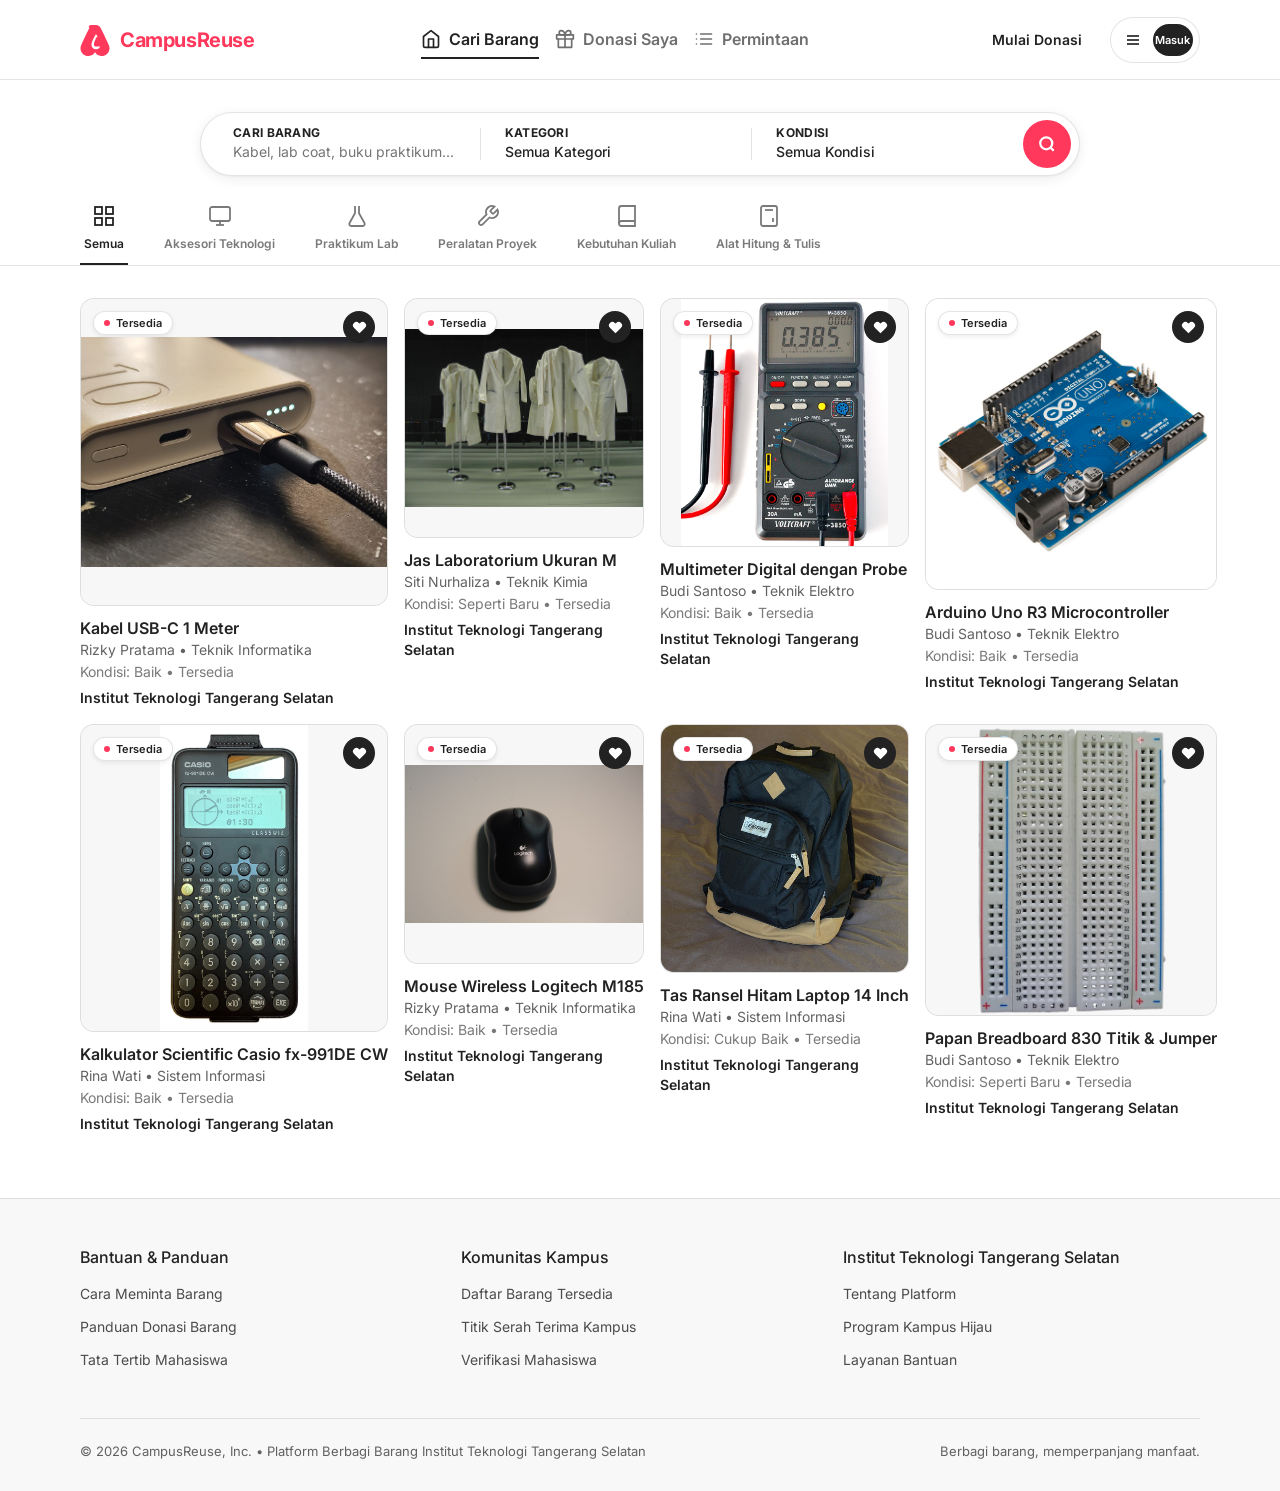
<file: index.html>
<!DOCTYPE html>
<html lang="id">
<head>
  <meta charset="UTF-8">
  <meta name="viewport" content="width=device-width, initial-scale=1.0">
  <title>CampusReuse - Berbagi Barang Institut Teknologi Tangerang Selatan</title>
  <link rel="preconnect" href="https://fonts.googleapis.com">
  <link rel="preconnect" href="https://fonts.gstatic.com" crossorigin>
  <link href="https://fonts.googleapis.com/css2?family=Inter:wght@400;500;600;700&display=swap" rel="stylesheet">
  <link rel="stylesheet" href="css/index.css">
</head>
<body>

  
  <header class="top-nav">
    <a href="index.html" class="top-nav__brand">
      <svg viewBox="0 0 32 32">
        <path d="M16 1c2.008 0 3.463.963 4.751 3.269l.533 1.025c1.954 3.83 6.114 12.54 7.1 14.836l.145.353c.667 1.591.91 2.472.96 3.396l.011.321c0 4.14-3.238 7.8-8.204 7.8-3.084 0-5.36-1.503-6.296-3.878-.936 2.375-3.212 3.878-6.296 3.878-4.966 0-8.204-3.66-8.204-7.8 0-1.294.331-2.585 1.116-4.07l.145-.353c.986-2.296 5.146-11.006 7.1-14.836l.533-1.025C8.037 1.963 9.492 1 11.5 1h4.5zm0 24.3c2.72 0 4.5-1.895 4.5-4.5 0-2.48-1.572-5.714-4.5-10.748-2.928 5.034-4.5 8.268-4.5 10.748 0 2.605 1.78 4.5 4.5 4.5zm0-2.7c-1.285 0-2.1-1.007-2.1-2.1 0-1.87 1.341-4.793 3.6-8.918 2.259 4.125 3.6 7.048 3.6 8.918 0 1.093-.815 2.1-2.1 2.1h-3z"/>
      </svg>
      <span>CampusReuse</span>
    </a>

    <nav class="product-tabs" aria-label="Navigasi Utama">
      <a href="index.html" class="product-tab product-tab--active">
        <svg viewBox="0 0 24 24" fill="none" stroke="currentColor" stroke-width="2" stroke-linecap="round" stroke-linejoin="round"><path d="M3 9l9-7 9 7v11a2 2 0 0 1-2 2H5a2 2 0 0 1-2-2z"/><polyline points="9 22 9 12 15 12 15 22"/></svg>
        <span>Cari Barang</span>
      </a>
      <a href="donasi.html" class="product-tab">
        <svg viewBox="0 0 24 24" fill="none" stroke="currentColor" stroke-width="2" stroke-linecap="round" stroke-linejoin="round"><polyline points="20 12 20 22 4 22 4 12"/><rect x="2" y="7" width="20" height="5"/><line x1="12" y1="22" x2="12" y2="7"/><path d="M12 7H7.5a2.5 2.5 0 0 1 0-5C11 2 12 7 12 7z"/><path d="M12 7h4.5a2.5 2.5 0 0 0 0-5C13 2 12 7 12 7z"/></svg>
        <span>Donasi Saya</span>
      </a>
      <a href="permintaan.html" class="product-tab">
        <svg viewBox="0 0 24 24" fill="none" stroke="currentColor" stroke-width="2" stroke-linecap="round" stroke-linejoin="round"><line x1="8" y1="6" x2="21" y2="6"/><line x1="8" y1="12" x2="21" y2="12"/><line x1="8" y1="18" x2="21" y2="18"/><line x1="3" y1="6" x2="3.01" y2="6"/><line x1="3" y1="12" x2="3.01" y2="12"/><line x1="3" y1="18" x2="3.01" y2="18"/></svg>
        <span>Permintaan</span>
      </a>
    </nav>

    <div class="top-nav__utils">
      <a href="tambah.html" class="btn-host-pill">Mulai Donasi</a>
      <a href="akun.html" class="user-pill-btn" aria-label="Profil Pengguna">
        <svg width="16" height="16" viewBox="0 0 24 24" fill="none" stroke="currentColor" stroke-width="2.5"><line x1="3" y1="12" x2="21" y2="12"/><line x1="3" y1="6" x2="21" y2="6"/><line x1="3" y1="18" x2="21" y2="18"/></svg>
        <div class="user-avatar-circle">AF</div>
      </a>
    </div>
  </header>

  
  <section class="search-hero-section">
    <div class="search-bar-pill">
      
      <div class="search-segment">
        <label class="search-segment__label" for="searchInput">Cari Barang</label>
        <input type="text" id="searchInput" class="search-segment__input" placeholder="Kabel, lab coat, buku praktikum...">
      </div>

      <div class="search-divider"></div>

      
      <div class="search-segment search-segment--desktop-only">
        <label class="search-segment__label" for="categorySelect">Kategori</label>
        <select id="categorySelect" class="search-segment__select">
          <option value="semua">Semua Kategori</option>
          <option value="Aksesori Teknologi">Aksesori Teknologi</option>
          <option value="Perlengkapan Praktikum">Perlengkapan Praktikum</option>
          <option value="Peralatan Proyek">Peralatan Proyek</option>
          <option value="Perlengkapan Kegiatan">Perlengkapan Kegiatan</option>
          <option value="Kebutuhan Akademik">Kebutuhan Akademik</option>
        </select>
      </div>

      <div class="search-divider"></div>

      
      <div class="search-segment search-segment--desktop-only">
        <label class="search-segment__label" for="conditionSelect">Kondisi</label>
        <select id="conditionSelect" class="search-segment__select">
          <option value="semua">Semua Kondisi</option>
          <option value="Seperti Baru">Seperti Baru</option>
          <option value="Baik">Baik</option>
          <option value="Cukup Baik">Cukup Baik</option>
        </select>
      </div>

      <button type="button" class="search-orb" id="searchOrbBtn" aria-label="Terapkan Pencarian">
        <svg width="18" height="18" viewBox="0 0 24 24" fill="none" stroke="currentColor" stroke-width="3"><circle cx="11" cy="11" r="8"/><line x1="21" y1="21" x2="16.65" y2="16.65"/></svg>
      </button>
    </div>
  </section>

  
  <nav class="category-band" aria-label="Filter Kategori Cepat">
    <div class="category-band__inner">
      <button class="category-tab category-tab--active" data-cat="semua">
        <svg viewBox="0 0 24 24" fill="none" stroke="currentColor"><rect x="3" y="3" width="7" height="7"/><rect x="14" y="3" width="7" height="7"/><rect x="14" y="14" width="7" height="7"/><rect x="3" y="14" width="7" height="7"/></svg>
        <span class="category-tab__label">Semua</span>
      </button>

      <button class="category-tab" data-cat="Aksesori Teknologi">
        <svg viewBox="0 0 24 24" fill="none" stroke="currentColor"><rect x="2" y="3" width="20" height="14" rx="2" ry="2"/><line x1="8" y1="21" x2="16" y2="21"/><line x1="12" y1="17" x2="12" y2="21"/></svg>
        <span class="category-tab__label">Aksesori Teknologi</span>
      </button>

      <button class="category-tab" data-cat="Perlengkapan Praktikum">
        <svg viewBox="0 0 24 24" fill="none" stroke="currentColor"><path d="M10 2v7.31L4.54 19A2 2 0 0 0 6.27 22h11.46a2 2 0 0 0 1.73-3L14 9.31V2"/></svg>
        <span class="category-tab__label">Praktikum Lab</span>
      </button>

      <button class="category-tab" data-cat="Peralatan Proyek">
        <svg viewBox="0 0 24 24" fill="none" stroke="currentColor"><path d="M14.7 6.3a1 1 0 0 0 0 1.4l1.6 1.6a1 1 0 0 0 1.4 0l3.77-3.77a6 6 0 0 1-7.94 7.94l-6.91 6.91a2.12 2.12 0 0 1-3-3l6.91-6.91a6 6 0 0 1 7.94-7.94l-3.76 3.76z"/></svg>
        <span class="category-tab__label">Peralatan Proyek</span>
      </button>

      <button class="category-tab" data-cat="Perlengkapan Kegiatan">
        <svg viewBox="0 0 24 24" fill="none" stroke="currentColor"><path d="M4 19.5A2.5 2.5 0 0 1 6.5 17H20"/><path d="M6.5 2H20v20H6.5A2.5 2.5 0 0 1 4 19.5v-15A2.5 2.5 0 0 1 6.5 2z"/></svg>
        <span class="category-tab__label">Kebutuhan Kuliah</span>
      </button>

      <button class="category-tab" data-cat="Kebutuhan Akademik">
        <svg viewBox="0 0 24 24" fill="none" stroke="currentColor"><rect x="4" y="2" width="16" height="20" rx="2" ry="2"/><line x1="8" y1="6" x2="16" y2="6"/><line x1="16" y1="14" x2="16" y2="18"/></svg>
        <span class="category-tab__label">Alat Hitung & Tulis</span>
      </button>
    </div>
  </nav>

  
  <main class="main-marketplace">
    <div class="cards-grid" id="itemsGrid">

      
      <article class="property-card" data-name="Kabel USB-C 1 Meter" data-category="Aksesori Teknologi" data-condition="Baik">
        <a href="detail.html" class="property-card__photo-box">
          <img src="assets/images/kabel.jpg" alt="Kabel USB-C 1 Meter" class="property-card__img" loading="lazy">
          <div class="status-badge">
            <span class="status-badge__dot"></span>
            Tersedia
          </div>
          <button type="button" class="heart-btn" aria-label="Simpan barang" onclick="event.preventDefault(); this.classList.toggle('is-saved');">
            <svg width="15" height="15" viewBox="0 0 24 24" fill="currentColor"><path d="M20.84 4.61a5.5 5.5 0 0 0-7.78 0L12 5.67l-1.06-1.06a5.5 5.5 0 0 0-7.78 7.78l1.06 1.06L12 21.23l7.78-7.78 1.06-1.06a5.5 5.5 0 0 0 0-7.78z"/></svg>
          </button>
        </a>
        <a href="detail.html" class="property-card__meta">
          <div class="property-card__row1">
            <h2 class="property-card__title">Kabel USB-C 1 Meter</h2>
          </div>
          <p class="property-card__subtitle">Teknik Informatika - Lab Komputer</p>
          <p class="property-card__condition">Kondisi: Baik (Fungsi Normal)</p>
          <div class="property-card__tag-row">Institut Teknologi Tangerang Selatan</div>
        </a>
      </article>

      
      <article class="property-card" data-name="Jas Laboratorium Ukuran M" data-category="Perlengkapan Praktikum" data-condition="Seperti Baru">
        <a href="detail.html" class="property-card__photo-box">
          <img src="assets/images/jas-lab.jpg" alt="Jas Laboratorium Ukuran M" class="property-card__img" loading="lazy">
          <div class="status-badge">
            <span class="status-badge__dot"></span>
            Tersedia
          </div>
          <button type="button" class="heart-btn" aria-label="Simpan barang" onclick="event.preventDefault(); this.classList.toggle('is-saved');">
            <svg width="15" height="15" viewBox="0 0 24 24" fill="currentColor"><path d="M20.84 4.61a5.5 5.5 0 0 0-7.78 0L12 5.67l-1.06-1.06a5.5 5.5 0 0 0-7.78 7.78l1.06 1.06L12 21.23l7.78-7.78 1.06-1.06a5.5 5.5 0 0 0 0-7.78z"/></svg>
          </button>
        </a>
        <a href="detail.html" class="property-card__meta">
          <div class="property-card__row1">
            <h2 class="property-card__title">Jas Laboratorium Kimia (M)</h2>
          </div>
          <p class="property-card__subtitle">Teknik Kimia - Gedung Praktikum</p>
          <p class="property-card__condition">Kondisi: Seperti Baru</p>
          <div class="property-card__tag-row">Institut Teknologi Tangerang Selatan</div>
        </a>
      </article>

      
      <article class="property-card" data-name="Multimeter Digital dengan Probe" data-category="Peralatan Proyek" data-condition="Baik">
        <a href="detail.html" class="property-card__photo-box">
          <img src="assets/images/multimeter.jpg" alt="Multimeter Digital dengan Probe" class="property-card__img" loading="lazy">
          <div class="status-badge">
            <span class="status-badge__dot"></span>
            Tersedia
          </div>
          <button type="button" class="heart-btn" aria-label="Simpan barang" onclick="event.preventDefault(); this.classList.toggle('is-saved');">
            <svg width="15" height="15" viewBox="0 0 24 24" fill="currentColor"><path d="M20.84 4.61a5.5 5.5 0 0 0-7.78 0L12 5.67l-1.06-1.06a5.5 5.5 0 0 0-7.78 7.78l1.06 1.06L12 21.23l7.78-7.78 1.06-1.06a5.5 5.5 0 0 0 0-7.78z"/></svg>
          </button>
        </a>
        <a href="detail.html" class="property-card__meta">
          <div class="property-card__row1">
            <h2 class="property-card__title">Multimeter Digital dengan Probe</h2>
          </div>
          <p class="property-card__subtitle">Teknik Elektro - Bengkel Robotik</p>
          <p class="property-card__condition">Kondisi: Baik (Probe Lengkap)</p>
          <div class="property-card__tag-row">Institut Teknologi Tangerang Selatan</div>
        </a>
      </article>

      
      <article class="property-card" data-name="Arduino Uno R3 Microcontroller" data-category="Peralatan Proyek" data-condition="Baik">
        <a href="detail.html" class="property-card__photo-box">
          <img src="assets/images/arduino.jpg" alt="Arduino Uno R3" class="property-card__img" loading="lazy">
          <div class="status-badge">
            <span class="status-badge__dot"></span>
            Tersedia
          </div>
          <button type="button" class="heart-btn" aria-label="Simpan barang" onclick="event.preventDefault(); this.classList.toggle('is-saved');">
            <svg width="15" height="15" viewBox="0 0 24 24" fill="currentColor"><path d="M20.84 4.61a5.5 5.5 0 0 0-7.78 0L12 5.67l-1.06-1.06a5.5 5.5 0 0 0-7.78 7.78l1.06 1.06L12 21.23l7.78-7.78 1.06-1.06a5.5 5.5 0 0 0 0-7.78z"/></svg>
          </button>
        </a>
        <a href="detail.html" class="property-card__meta">
          <div class="property-card__row1">
            <h2 class="property-card__title">Arduino Uno R3 Board</h2>
          </div>
          <p class="property-card__subtitle">Sistem Komputer - Gedung Lab</p>
          <p class="property-card__condition">Kondisi: Baik (Fungsi Normal)</p>
          <div class="property-card__tag-row">Institut Teknologi Tangerang Selatan</div>
        </a>
      </article>

      
      <article class="property-card" data-name="Kalkulator Scientific Casio fx-991DE CW" data-category="Kebutuhan Akademik" data-condition="Baik">
        <a href="detail.html" class="property-card__photo-box">
          <img src="assets/images/kalkulator.jpg" alt="Kalkulator Scientific Casio" class="property-card__img" loading="lazy">
          <div class="status-badge">
            <span class="status-badge__dot"></span>
            Tersedia
          </div>
          <button type="button" class="heart-btn" aria-label="Simpan barang" onclick="event.preventDefault(); this.classList.toggle('is-saved');">
            <svg width="15" height="15" viewBox="0 0 24 24" fill="currentColor"><path d="M20.84 4.61a5.5 5.5 0 0 0-7.78 0L12 5.67l-1.06-1.06a5.5 5.5 0 0 0-7.78 7.78l1.06 1.06L12 21.23l7.78-7.78 1.06-1.06a5.5 5.5 0 0 0 0-7.78z"/></svg>
          </button>
        </a>
        <a href="detail.html" class="property-card__meta">
          <div class="property-card__row1">
            <h2 class="property-card__title">Kalkulator Scientific Casio</h2>
          </div>
          <p class="property-card__subtitle">Teknik Sipil - Ruang Baca</p>
          <p class="property-card__condition">Kondisi: Baik</p>
          <div class="property-card__tag-row">Institut Teknologi Tangerang Selatan</div>
        </a>
      </article>

      
      <article class="property-card" data-name="Mouse Wireless Logitech M185" data-category="Aksesori Teknologi" data-condition="Baik">
        <a href="detail.html" class="property-card__photo-box">
          <img src="assets/images/mouse.jpg" alt="Mouse Wireless Logitech" class="property-card__img" loading="lazy">
          <div class="status-badge">
            <span class="status-badge__dot"></span>
            Tersedia
          </div>
          <button type="button" class="heart-btn" aria-label="Simpan barang" onclick="event.preventDefault(); this.classList.toggle('is-saved');">
            <svg width="15" height="15" viewBox="0 0 24 24" fill="currentColor"><path d="M20.84 4.61a5.5 5.5 0 0 0-7.78 0L12 5.67l-1.06-1.06a5.5 5.5 0 0 0-7.78 7.78l1.06 1.06L12 21.23l7.78-7.78 1.06-1.06a5.5 5.5 0 0 0 0-7.78z"/></svg>
          </button>
        </a>
        <a href="detail.html" class="property-card__meta">
          <div class="property-card__row1">
            <h2 class="property-card__title">Mouse Wireless Logitech M185</h2>
          </div>
          <p class="property-card__subtitle">Teknik Informatika - Perpustakaan</p>
          <p class="property-card__condition">Kondisi: Baik</p>
          <div class="property-card__tag-row">Institut Teknologi Tangerang Selatan</div>
        </a>
      </article>

      
      <article class="property-card" data-name="Tas Ransel Hitam Laptop 14 Inch" data-category="Perlengkapan Kegiatan" data-condition="Cukup Baik">
        <a href="detail.html" class="property-card__photo-box">
          <img src="assets/images/ransel.jpg" alt="Tas Ransel Hitam" class="property-card__img" loading="lazy">
          <div class="status-badge">
            <span class="status-badge__dot"></span>
            Tersedia
          </div>
          <button type="button" class="heart-btn" aria-label="Simpan barang" onclick="event.preventDefault(); this.classList.toggle('is-saved');">
            <svg width="15" height="15" viewBox="0 0 24 24" fill="currentColor"><path d="M20.84 4.61a5.5 5.5 0 0 0-7.78 0L12 5.67l-1.06-1.06a5.5 5.5 0 0 0-7.78 7.78l1.06 1.06L12 21.23l7.78-7.78 1.06-1.06a5.5 5.5 0 0 0 0-7.78z"/></svg>
          </button>
        </a>
        <a href="detail.html" class="property-card__meta">
          <div class="property-card__row1">
            <h2 class="property-card__title">Tas Ransel Laptop 14 Inch</h2>
          </div>
          <p class="property-card__subtitle">Desain Komunikasi Visual - Gedung Seni</p>
          <p class="property-card__condition">Kondisi: Cukup Baik</p>
          <div class="property-card__tag-row">Institut Teknologi Tangerang Selatan</div>
        </a>
      </article>

      
      <article class="property-card" data-name="Papan Breadboard 830 Titik & Jumper" data-category="Peralatan Proyek" data-condition="Seperti Baru">
        <a href="detail.html" class="property-card__photo-box">
          <img src="assets/images/breadboard.png" alt="Papan Breadboard" class="property-card__img" loading="lazy">
          <div class="status-badge">
            <span class="status-badge__dot"></span>
            Tersedia
          </div>
          <button type="button" class="heart-btn" aria-label="Simpan barang" onclick="event.preventDefault(); this.classList.toggle('is-saved');">
            <svg width="15" height="15" viewBox="0 0 24 24" fill="currentColor"><path d="M20.84 4.61a5.5 5.5 0 0 0-7.78 0L12 5.67l-1.06-1.06a5.5 5.5 0 0 0-7.78 7.78l1.06 1.06L12 21.23l7.78-7.78 1.06-1.06a5.5 5.5 0 0 0 0-7.78z"/></svg>
          </button>
        </a>
        <a href="detail.html" class="property-card__meta">
          <div class="property-card__row1">
            <h2 class="property-card__title">Breadboard 830 Titik + Jumper</h2>
          </div>
          <p class="property-card__subtitle">Teknik Elektro - Lab Terpadu</p>
          <p class="property-card__condition">Kondisi: Seperti Baru</p>
          <div class="property-card__tag-row">Institut Teknologi Tangerang Selatan</div>
        </a>
      </article>

    </div>

    
    <div class="empty-state" id="emptyState">
      <h3 class="empty-state__title">Tidak ada barang yang cocok</h3>
      <p class="empty-state__desc">Coba sesuaikan kata kunci, kategori, atau filter kondisi pencarian.</p>
    </div>
  </main>

  
  <footer class="footer-light">
    <div class="footer-columns">
      <div class="footer-col">
        <h4 class="footer-col__title">Bantuan & Panduan</h4>
        <ul class="footer-col__list">
          <li><a href="detail.html" class="footer-col__link">Cara Meminta Barang</a></li>
          <li><a href="tambah.html" class="footer-col__link">Panduan Donasi Barang</a></li>
          <li><a href="akun.html" class="footer-col__link">Tata Tertib Mahasiswa</a></li>
        </ul>
      </div>

      <div class="footer-col">
        <h4 class="footer-col__title">Komunitas Kampus</h4>
        <ul class="footer-col__list">
          <li><a href="donasi.html" class="footer-col__link">Daftar Barang Tersedia</a></li>
          <li><a href="index.html" class="footer-col__link">Titik Serah Terima Kampus</a></li>
          <li><a href="akun.html" class="footer-col__link">Verifikasi Mahasiswa</a></li>
        </ul>
      </div>

      <div class="footer-col">
        <h4 class="footer-col__title">Institut Teknologi Tangerang Selatan</h4>
        <ul class="footer-col__list">
          <li><a href="index.html" class="footer-col__link">Tentang Platform</a></li>
          <li><a href="index.html" class="footer-col__link">Program Kampus Hijau</a></li>
          <li><a href="akun.html" class="footer-col__link">Layanan Bantuan</a></li>
        </ul>
      </div>
    </div>

    <div class="legal-band">
      <div>© 2026 CampusReuse, Inc. • Platform Berbagi Barang Institut Teknologi Tangerang Selatan</div>
      <div>Institut Teknologi Tangerang Selatan</div>
    </div>
  </footer>

  
  <nav class="bottom-nav" aria-label="Navigasi Bawah">
    <a href="index.html" class="bottom-nav__item bottom-nav__item--active">
      <svg class="bottom-nav__icon" viewBox="0 0 24 24" fill="none" stroke="currentColor" stroke-width="2.2"><path d="M3 9l9-7 9 7v11a2 2 0 0 1-2 2H5a2 2 0 0 1-2-2z"/><polyline points="9 22 9 12 15 12 15 22"/></svg>
      <span>Cari</span>
    </a>
    <a href="donasi.html" class="bottom-nav__item">
      <svg class="bottom-nav__icon" viewBox="0 0 24 24" fill="none" stroke="currentColor" stroke-width="2.2"><polyline points="20 12 20 22 4 22 4 12"/><rect x="2" y="7" width="20" height="5"/><line x1="12" y1="22" x2="12" y2="7"/><path d="M12 7H7.5a2.5 2.5 0 0 1 0-5C11 2 12 7 12 7z"/><path d="M12 7h4.5a2.5 2.5 0 0 0 0-5C13 2 12 7 12 7z"/></svg>
      <span>Donasi</span>
    </a>
    <a href="permintaan.html" class="bottom-nav__item">
      <svg class="bottom-nav__icon" viewBox="0 0 24 24" fill="none" stroke="currentColor" stroke-width="2.2"><line x1="8" y1="6" x2="21" y2="6"/><line x1="8" y1="12" x2="21" y2="12"/><line x1="8" y1="18" x2="21" y2="18"/><line x1="3" y1="6" x2="3.01" y2="6"/><line x1="3" y1="12" x2="3.01" y2="12"/><line x1="3" y1="18" x2="3.01" y2="18"/></svg>
      <span>Permintaan</span>
    </a>
    <a href="akun.html" class="bottom-nav__item">
      <svg class="bottom-nav__icon" viewBox="0 0 24 24" fill="none" stroke="currentColor" stroke-width="2.2"><path d="M20 21v-2a4 4 0 0 0-4-4H8a4 4 0 0 0-4 4v2"/><circle cx="12" cy="7" r="4"/></svg>
      <span>Profil</span>
    </a>
  </nav>
<script src="js/app.js"></script>
  <script src="js/index.js" data-page-script type="text/plain"></script>
</body>
</html>
</file>
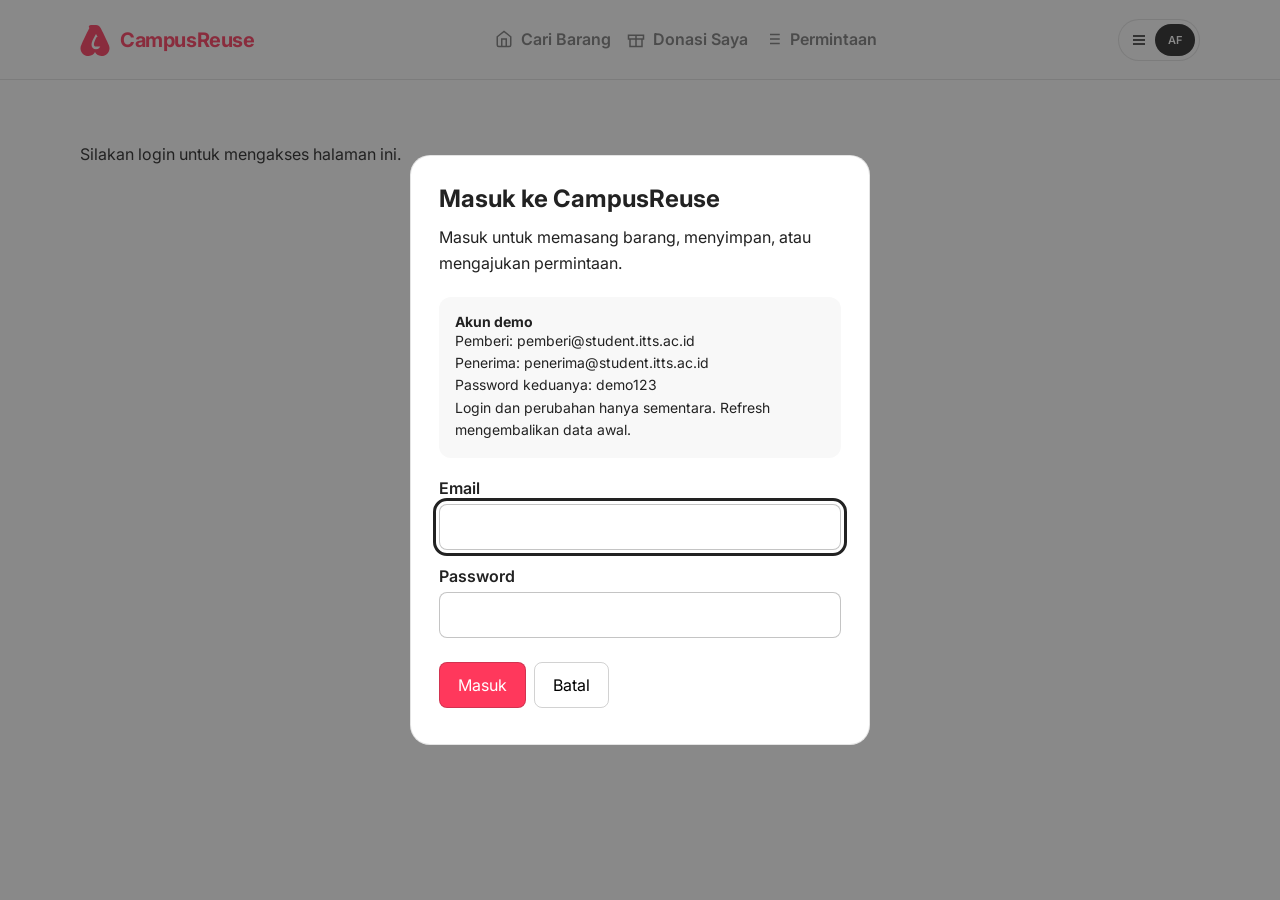
<file: akun.html>
<!DOCTYPE html>
<html lang="id">
<head>
  <meta charset="UTF-8">
  <meta name="viewport" content="width=device-width, initial-scale=1.0">
  <title>Akun - CampusReuse</title>
  <link rel="preconnect" href="https://fonts.googleapis.com">
  <link rel="preconnect" href="https://fonts.gstatic.com" crossorigin>
  <link href="https://fonts.googleapis.com/css2?family=Inter:wght@400;500;600;700&display=swap" rel="stylesheet">
  <link rel="stylesheet" href="css/akun.css">
</head>
<body>

  
  <header class="top-nav">
    <a href="index.html" class="top-nav__brand">
      <svg viewBox="0 0 32 32">
        <path d="M16 1c2.008 0 3.463.963 4.751 3.269l.533 1.025c1.954 3.83 6.114 12.54 7.1 14.836l.145.353c.667 1.591.91 2.472.96 3.396l.011.321c0 4.14-3.238 7.8-8.204 7.8-3.084 0-5.36-1.503-6.296-3.878-.936 2.375-3.212 3.878-6.296 3.878-4.966 0-8.204-3.66-8.204-7.8 0-1.294.331-2.585 1.116-4.07l.145-.353c.986-2.296 5.146-11.006 7.1-14.836l.533-1.025C8.037 1.963 9.492 1 11.5 1h4.5zm0 24.3c2.72 0 4.5-1.895 4.5-4.5 0-2.48-1.572-5.714-4.5-10.748-2.928 5.034-4.5 8.268-4.5 10.748 0 2.605 1.78 4.5 4.5 4.5zm0-2.7c-1.285 0-2.1-1.007-2.1-2.1 0-1.87 1.341-4.793 3.6-8.918 2.259 4.125 3.6 7.048 3.6 8.918 0 1.093-.815 2.1-2.1 2.1h-3z"/>
      </svg>
      <span>CampusReuse</span>
    </a>

    <nav class="product-tabs" aria-label="Navigasi">
      <a href="index.html" class="product-tab">
        <svg width="18" height="18" viewBox="0 0 24 24" fill="none" stroke="currentColor" stroke-width="2"><path d="M3 9l9-7 9 7v11a2 2 0 0 1-2 2H5a2 2 0 0 1-2-2z"/><polyline points="9 22 9 12 15 12 15 22"/></svg>
        <span>Cari Barang</span>
      </a>
      <a href="donasi.html" class="product-tab">
        <svg width="18" height="18" viewBox="0 0 24 24" fill="none" stroke="currentColor" stroke-width="2"><polyline points="20 12 20 22 4 22 4 12"/><rect x="2" y="7" width="20" height="5"/><line x1="12" y1="22" x2="12" y2="7"/></svg>
        <span>Donasi Saya</span>
      </a>
      <a href="permintaan.html" class="product-tab">
        <svg width="18" height="18" viewBox="0 0 24 24" fill="none" stroke="currentColor" stroke-width="2"><line x1="8" y1="6" x2="21" y2="6"/><line x1="8" y1="12" x2="21" y2="12"/><line x1="8" y1="18" x2="21" y2="18"/></svg>
        <span>Permintaan</span>
      </a>
    </nav>

    <div class="top-nav__utils">
      <a href="akun.html" class="user-pill-btn" aria-label="Akun">
        <svg width="16" height="16" viewBox="0 0 24 24" fill="none" stroke="currentColor" stroke-width="2.5"><line x1="3" y1="12" x2="21" y2="12"/><line x1="3" y1="6" x2="21" y2="6"/><line x1="3" y1="18" x2="21" y2="18"/></svg>
        <div class="user-avatar-circle">AF</div>
      </a>
    </div>
  </header>

  
  <header class="mobile-header">
    <h1 class="mobile-header__title">Akun</h1>
    <div class="user-avatar-circle">AF</div>
  </header>

  <main class="account-container">
    <div class="account-header">
      <h1 class="account-title">Akun</h1>
      <p class="account-subtitle">
        Kelola data pribadi dan informasi kampusmu. Perubahan akan dipakai saat mengajukan atau menyerahkan barang.
      </p>
    </div>

    <h2 class="section-label">Informasi Pribadi &amp; Kampus</h2>

    
    <div class="profile-card">
      <div class="profile-card__head">
        <div class="profile-avatar" id="profileAvatar">AF</div>
        <div class="profile-card__identity">
          <p class="profile-card__name" id="profileDisplayName">Ahmad Fauzan</p>
          <p class="profile-card__meta" id="profileDisplayMeta">NIM 2024001234 • Teknik Informatika</p>
        </div>
      </div>

      <form class="profile-form" id="profileForm" novalidate>
        <div class="profile-form__grid">
          <div class="profile-field">
            <label class="profile-label" for="profileFullName">Nama Lengkap</label>
            <input
              class="profile-input"
              type="text"
              id="profileFullName"
              name="fullName"
              autocomplete="name"
              placeholder="Nama sesuai KTM"
              required>
            <p class="profile-error" id="fullNameError"></p>
          </div>

          <div class="profile-field">
            <label class="profile-label" for="profileEmail">Email Kampus</label>
            <input
              class="profile-input"
              type="email"
              id="profileEmail"
              name="email"
              autocomplete="email"
              inputmode="email"
              placeholder="nama@student.itts.ac.id"
              required>
            <p class="profile-error" id="emailError"></p>
          </div>

          <div class="profile-field">
            <label class="profile-label" for="profileNim">NIM</label>
            <input
              class="profile-input"
              type="text"
              id="profileNim"
              name="nim"
              inputmode="numeric"
              autocomplete="off"
              maxlength="12"
              placeholder="Contoh: 2024001234"
              required>
            <p class="profile-error" id="nimError"></p>
          </div>

          <div class="profile-field">
            <label class="profile-label" for="profileMajor">Program Studi</label>
            <select class="profile-input profile-select" id="profileMajor" name="major" required>
              <option value="Teknik Informatika">Teknik Informatika</option>
              <option value="Teknik Elektro">Teknik Elektro</option>
              <option value="Teknik Kimia">Teknik Kimia</option>
              <option value="Teknik Sipil">Teknik Sipil</option>
              <option value="Sistem Informasi">Sistem Informasi</option>
            </select>
            <p class="profile-error" id="majorError"></p>
          </div>

          <div class="profile-field">
            <label class="profile-label" for="profileYear">Angkatan</label>
            <select class="profile-input profile-select" id="profileYear" name="year" required>
              <option value="2021">2021</option>
              <option value="2022">2022</option>
              <option value="2023">2023</option>
              <option value="2024">2024</option>
              <option value="2025">2025</option>
              <option value="2026">2026</option>
            </select>
            <p class="profile-error" id="yearError"></p>
          </div>

          <div class="profile-field">
            <label class="profile-label" for="profilePhone">
              Nomor WhatsApp <span>Opsional</span>
            </label>
            <input
              class="profile-input"
              type="tel"
              id="profilePhone"
              name="phone"
              autocomplete="tel"
              inputmode="tel"
              placeholder="0812 3456 7890">
            <p class="profile-error" id="phoneError"></p>
          </div>
        </div>

        <div class="campus-strip">
          <svg class="campus-strip__icon" viewBox="0 0 24 24" fill="none" stroke="currentColor" stroke-width="1.8" aria-hidden="true"><path d="M12 22s8-4 8-10V5l-8-3-8 3v7c0 6 8 10 8 10z"/><polyline points="9 12 11 14 15 10"/></svg>
          <div class="campus-strip__text">
            <span class="campus-strip__label">Kampus</span>
            <span class="campus-strip__value">Institut Teknologi Tangerang Selatan</span>
          </div>
          <span class="campus-strip__badge">Terverifikasi</span>
        </div>

        <div class="profile-form__footer">
          <p class="form-status" id="formStatus" role="status" aria-live="polite"></p>
          <div class="profile-form__actions">
            <button type="button" class="btn-secondary" id="btnResetProfile">Batalkan</button>
            <button type="submit" class="btn-primary">Simpan Perubahan</button>
          </div>
        </div>
      </form>
    </div>

    <h2 class="section-label">Menu Akun</h2>

    
    <div class="account-grid">
      
      <a href="donasi.html" class="account-card">
        <div>
          <svg class="account-card__icon" viewBox="0 0 24 24" fill="none" stroke="currentColor" stroke-width="1.8"><polyline points="20 12 20 22 4 22 4 12"/><rect x="2" y="7" width="20" height="5"/><line x1="12" y1="22" x2="12" y2="7"/><path d="M12 7H7.5a2.5 2.5 0 0 1 0-5C11 2 12 7 12 7z"/><path d="M12 7h4.5a2.5 2.5 0 0 0 0-5C13 2 12 7 12 7z"/></svg>
          <h2 class="account-card__title">Donasi Saya</h2>
          <p class="account-card__desc">Pantau 3 barang yang kamu publikasikan dan tentukan penerima barang.</p>
        </div>
      </a>

      
      <a href="permintaan.html" class="account-card">
        <div>
          <svg class="account-card__icon" viewBox="0 0 24 24" fill="none" stroke="currentColor" stroke-width="1.8"><line x1="8" y1="6" x2="21" y2="6"/><line x1="8" y1="12" x2="21" y2="12"/><line x1="8" y1="18" x2="21" y2="18"/><line x1="3" y1="6" x2="3.01" y2="6"/><line x1="3" y1="12" x2="3.01" y2="12"/><line x1="3" y1="18" x2="3.01" y2="18"/></svg>
          <h2 class="account-card__title">Riwayat Permintaan</h2>
          <p class="account-card__desc">Lihat perkembangan status 4 barang yang sedang kamu ajukan ke teman kampus.</p>
        </div>
      </a>

      
      <a href="#" class="account-card" onclick="alert('Notifikasi aktif.'); return false;">
        <div>
          <svg class="account-card__icon" viewBox="0 0 24 24" fill="none" stroke="currentColor" stroke-width="1.8"><path d="M18 8A6 6 0 0 0 6 8c0 7-3 9-3 9h18s-3-2-3-9"/><path d="M13.73 21a2 2 0 0 1-3.46 0"/></svg>
          <h2 class="account-card__title">Pemberitahuan</h2>
          <p class="account-card__desc">Atur pemberitahuan ketika permintaan disetujui atau ada pemohon baru.</p>
        </div>
      </a>

      
      <a href="#" class="account-card" onclick="alert('Panduan Komunitas Mahasiswa Institut Teknologi Tangerang Selatan.'); return false;">
        <div>
          <svg class="account-card__icon" viewBox="0 0 24 24" fill="none" stroke="currentColor" stroke-width="1.8"><circle cx="12" cy="12" r="10"/><path d="M9.09 9a3 3 0 0 1 5.83 1c0 2-3 3-3 3"/><line x1="12" y1="17" x2="12.01" y2="17"/></svg>
          <h2 class="account-card__title">Bantuan & Panduan Komunitas</h2>
          <p class="account-card__desc">Etika serah terima dan lokasi titik kumpul di area kampus ITTS.</p>
        </div>
      </a>

      
      <a href="#" class="account-card" onclick="alert('Otentikasi Akun Kampus ITTS.'); return false;">
        <div>
          <svg class="account-card__icon" viewBox="0 0 24 24" fill="none" stroke="currentColor" stroke-width="1.8"><path d="M12 22s8-4 8-10V5l-8-3-8 3v7c0 6 8 10 8 10z"/></svg>
          <h2 class="account-card__title">Keamanan & Akses</h2>
          <p class="account-card__desc">Kelola sesi masuk mahasiswa dan otentikasi akun kampus.</p>
        </div>
      </a>

    </div>

    
    <div class="logout-section">
      <div style="font-size: 13px; opacity: 0.7;">
        CampusReuse • Institut Teknologi Tangerang Selatan
      </div>
      <button type="button" class="btn-logout" id="btnLogoutTrigger">
        Keluar dari Akun Mahasiswa
      </button>
    </div>
  </main>

  
  <div class="dialog-scrim" id="logoutModal">
    <div class="dialog-box">
      <h3 class="dialog-box__title">Keluar dari akun?</h3>
      <p class="dialog-box__desc">Kamu perlu masuk kembali dengan email kampus untuk mengajukan atau mengelola barang.</p>
      <div class="dialog-actions">
        <button type="button" class="btn-cancel" id="btnCancelLogout">Batal</button>
        <button type="button" class="btn-confirm-logout" id="btnConfirmLogout">Keluar</button>
      </div>
    </div>
  </div>

  
  <nav class="bottom-nav" aria-label="Navigasi Bawah">
    <a href="index.html" class="bottom-nav__item">
      <svg class="bottom-nav__icon" viewBox="0 0 24 24" fill="none" stroke="currentColor" stroke-width="2.2"><path d="M3 9l9-7 9 7v11a2 2 0 0 1-2 2H5a2 2 0 0 1-2-2z"/><polyline points="9 22 9 12 15 12 15 22"/></svg>
      <span>Cari</span>
    </a>
    <a href="donasi.html" class="bottom-nav__item">
      <svg class="bottom-nav__icon" viewBox="0 0 24 24" fill="none" stroke="currentColor" stroke-width="2.2"><polyline points="20 12 20 22 4 22 4 12"/><rect x="2" y="7" width="20" height="5"/><line x1="12" y1="22" x2="12" y2="7"/></svg>
      <span>Donasi</span>
    </a>
    <a href="permintaan.html" class="bottom-nav__item">
      <svg class="bottom-nav__icon" viewBox="0 0 24 24" fill="none" stroke="currentColor" stroke-width="2.2"><line x1="8" y1="6" x2="21" y2="6"/><line x1="8" y1="12" x2="21" y2="12"/><line x1="8" y1="18" x2="21" y2="18"/></svg>
      <span>Permintaan</span>
    </a>
    <a href="akun.html" class="bottom-nav__item bottom-nav__item--active">
      <svg class="bottom-nav__icon" viewBox="0 0 24 24" fill="none" stroke="currentColor" stroke-width="2.2"><path d="M20 21v-2a4 4 0 0 0-4-4H8a4 4 0 0 0-4 4v2"/><circle cx="12" cy="7" r="4"/></svg>
      <span>Profil</span>
    </a>
  </nav>
<script src="js/app.js"></script>
  <script src="js/akun.js" data-page-script type="text/plain"></script>
</body>
</html>
</file>
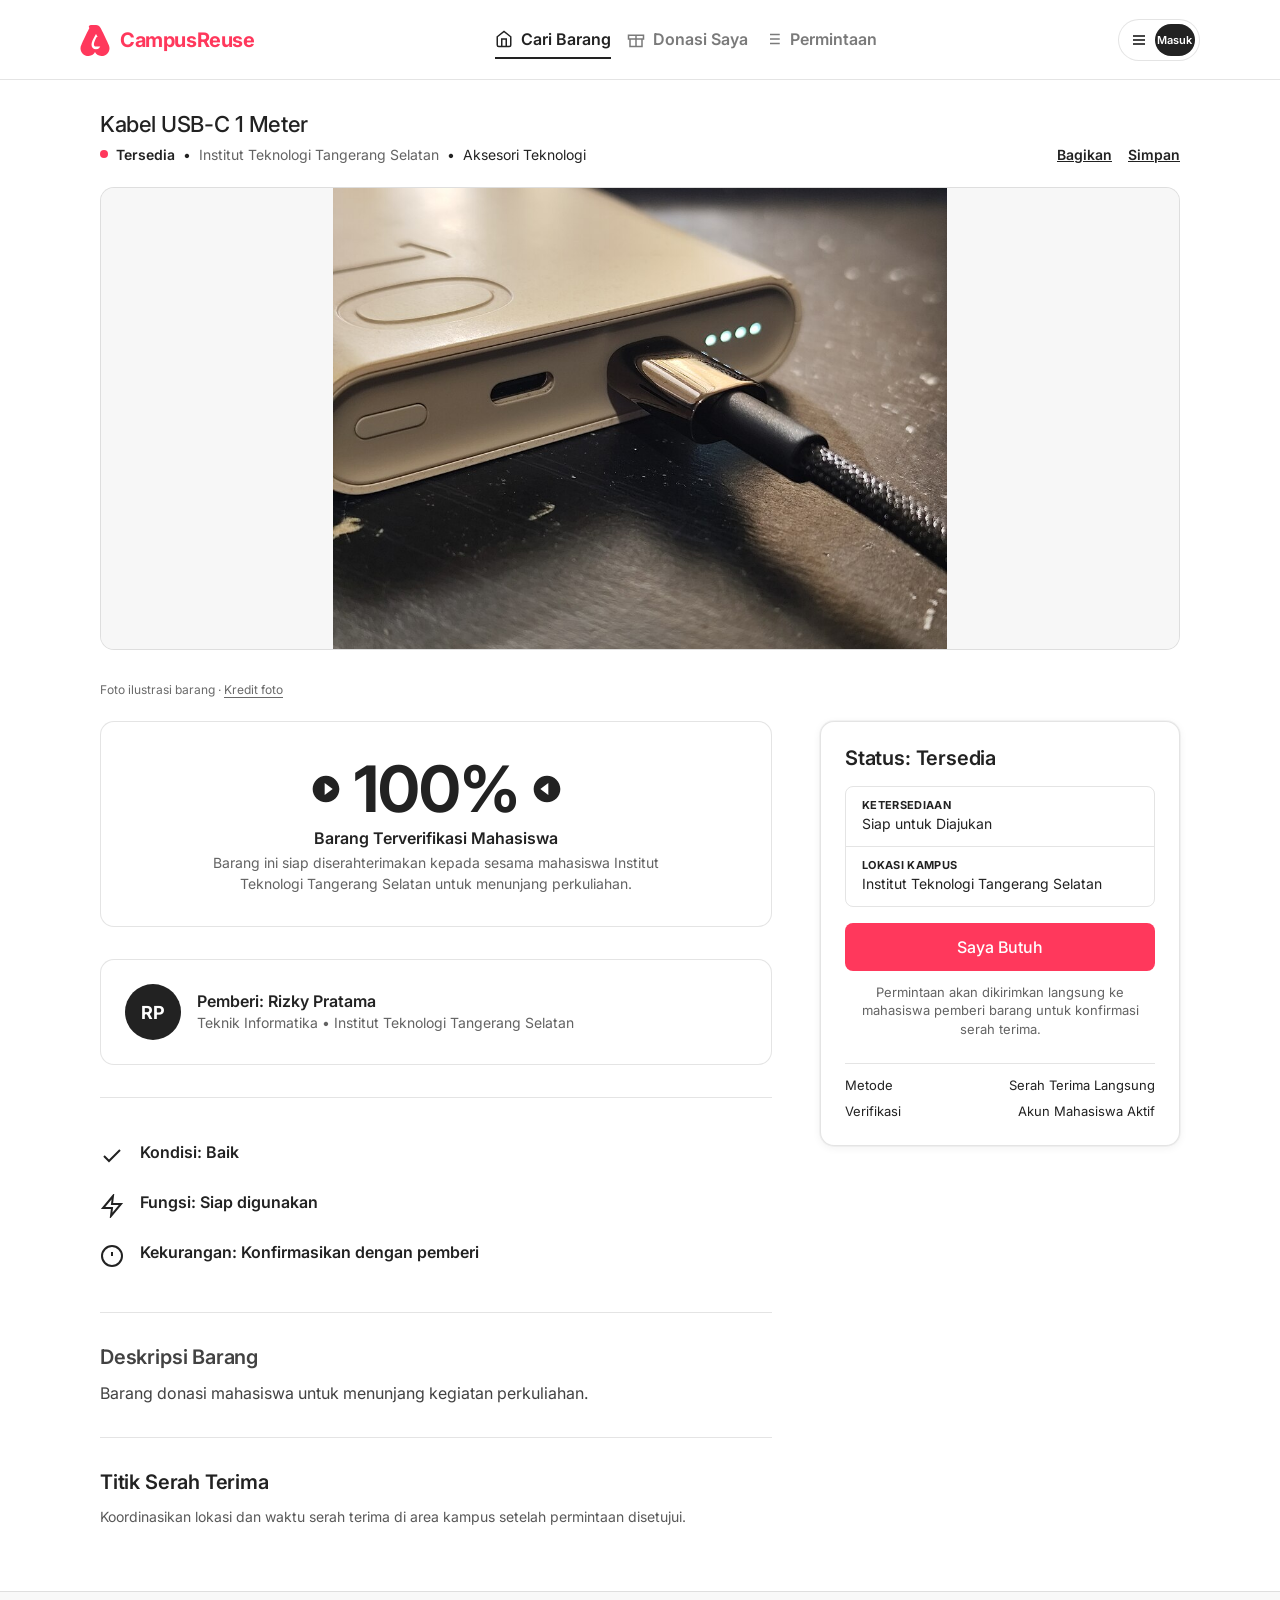
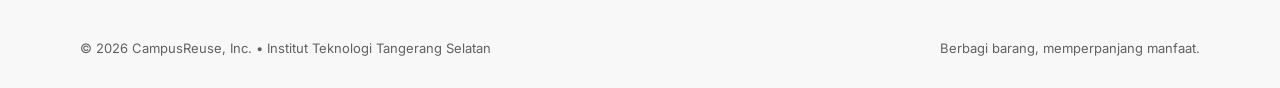
<file: detail.html>
<!DOCTYPE html>
<html lang="id">
<head>
  <meta charset="UTF-8">
  <meta name="viewport" content="width=device-width, initial-scale=1.0">
  <title>Kabel USB-C 1 Meter - CampusReuse</title>
  <link rel="preconnect" href="https://fonts.googleapis.com">
  <link rel="preconnect" href="https://fonts.gstatic.com" crossorigin>
  <link href="https://fonts.googleapis.com/css2?family=Inter:wght@400;500;600;700&display=swap" rel="stylesheet">
  <link rel="stylesheet" href="css/detail.css">
</head>
<body>

  
  <header class="top-nav">
    <a href="index.html" class="top-nav__brand">
      <svg viewBox="0 0 32 32">
        <path d="M16 1c2.008 0 3.463.963 4.751 3.269l.533 1.025c1.954 3.83 6.114 12.54 7.1 14.836l.145.353c.667 1.591.91 2.472.96 3.396l.011.321c0 4.14-3.238 7.8-8.204 7.8-3.084 0-5.36-1.503-6.296-3.878-.936 2.375-3.212 3.878-6.296 3.878-4.966 0-8.204-3.66-8.204-7.8 0-1.294.331-2.585 1.116-4.07l.145-.353c.986-2.296 5.146-11.006 7.1-14.836l.533-1.025C8.037 1.963 9.492 1 11.5 1h4.5zm0 24.3c2.72 0 4.5-1.895 4.5-4.5 0-2.48-1.572-5.714-4.5-10.748-2.928 5.034-4.5 8.268-4.5 10.748 0 2.605 1.78 4.5 4.5 4.5zm0-2.7c-1.285 0-2.1-1.007-2.1-2.1 0-1.87 1.341-4.793 3.6-8.918 2.259 4.125 3.6 7.048 3.6 8.918 0 1.093-.815 2.1-2.1 2.1h-3z"/>
      </svg>
      <span>CampusReuse</span>
    </a>

    <nav class="product-tabs" aria-label="Navigasi">
      <a href="index.html" class="product-tab product-tab--active">
        <svg width="18" height="18" viewBox="0 0 24 24" fill="none" stroke="currentColor" stroke-width="2"><path d="M3 9l9-7 9 7v11a2 2 0 0 1-2 2H5a2 2 0 0 1-2-2z"/><polyline points="9 22 9 12 15 12 15 22"/></svg>
        <span>Cari Barang</span>
      </a>
      <a href="donasi.html" class="product-tab">
        <svg width="18" height="18" viewBox="0 0 24 24" fill="none" stroke="currentColor" stroke-width="2"><polyline points="20 12 20 22 4 22 4 12"/><rect x="2" y="7" width="20" height="5"/><line x1="12" y1="22" x2="12" y2="7"/></svg>
        <span>Donasi Saya</span>
      </a>
      <a href="permintaan.html" class="product-tab">
        <svg width="18" height="18" viewBox="0 0 24 24" fill="none" stroke="currentColor" stroke-width="2"><line x1="8" y1="6" x2="21" y2="6"/><line x1="8" y1="12" x2="21" y2="12"/><line x1="8" y1="18" x2="21" y2="18"/></svg>
        <span>Permintaan</span>
      </a>
    </nav>

    <div class="top-nav__utils">
      <a href="akun.html" class="user-pill-btn" aria-label="Akun">
        <svg width="16" height="16" viewBox="0 0 24 24" fill="none" stroke="currentColor" stroke-width="2.5"><line x1="3" y1="12" x2="21" y2="12"/><line x1="3" y1="6" x2="21" y2="6"/><line x1="3" y1="18" x2="21" y2="18"/></svg>
        <div class="user-avatar-circle">AF</div>
      </a>
    </div>
  </header>

  
  <header class="mobile-header">
    <a href="index.html" class="icon-btn-circle" aria-label="Kembali">
      <svg width="18" height="18" viewBox="0 0 24 24" fill="none" stroke="currentColor" stroke-width="2.5"><line x1="19" y1="12" x2="5" y2="12"/><polyline points="12 19 5 12 12 5"/></svg>
    </a>
    <div style="font-weight: 600; font-size: 15px;">Detail Barang</div>
    <div style="width: 48px;"></div>
  </header>

  <main class="detail-container">
    
    <div class="listing-headline">
      <h1 class="listing-headline__title">Kabel USB-C 1 Meter (Nylon Braided)</h1>
      <div class="listing-headline__bar">
        <div class="listing-headline__meta">
          <div class="meta-status">
            <span class="meta-status__dot"></span>
            <span>Tersedia</span>
          </div>
          <span>•</span>
          <span class="meta-location">Gedung Teknik Informatika, Institut Teknologi Tangerang Selatan</span>
          <span>•</span>
          <span>Aksesori Teknologi</span>
        </div>

        <div class="listing-actions">
          <button class="listing-action-btn" onclick="alert('Tautan halaman disalin');">
            Bagikan
          </button>
          <button class="listing-action-btn" onclick="alert('Disimpan ke daftar');">
            Simpan
          </button>
        </div>
      </div>
    </div>

    
    <div class="listing-photo-frame">
      <img src="assets/images/kabel.jpg" alt="Foto Kabel USB-C 1 Meter">
    </div>

    
    <div class="listing-layout">
      
      <div class="listing-body">

        
        <div class="rating-display-card">
          <div class="rating-display__number-wrap">
            <svg class="laurel-icon" viewBox="0 0 24 24" fill="currentColor"><path d="M12 2C6.48 2 2 6.48 2 12s4.48 10 10 10 10-4.48 10-10S17.52 2 12 2zm-1 14.5v-9l6 4.5-6 4.5z"/></svg>
            <div class="rating-display__number">100%</div>
            <svg class="laurel-icon" viewBox="0 0 24 24" fill="currentColor" style="transform: scaleX(-1);"><path d="M12 2C6.48 2 2 6.48 2 12s4.48 10 10 10 10-4.48 10-10S17.52 2 12 2zm-1 14.5v-9l6 4.5-6 4.5z"/></svg>
          </div>
          <div class="rating-display__tagline">Barang Terverifikasi Mahasiswa</div>
          <p class="rating-display__desc">Barang ini siap diserahterimakan kepada sesama mahasiswa Institut Teknologi Tangerang Selatan untuk menunjang perkuliahan.</p>
        </div>

        
        <div class="host-card">
          <div class="host-card__avatar">AF</div>
          <div class="host-card__info">
            <h2 class="host-card__name">Pemberi: Ahmad Fauzan</h2>
            <p class="host-card__meta">Teknik Informatika • Institut Teknologi Tangerang Selatan • Respon Cepat</p>
          </div>
        </div>

        <div class="hairline-sep"></div>

        
        <div class="amenity-list">
          <div class="amenity-row">
            <svg class="amenity-row__icon" viewBox="0 0 24 24" fill="none" stroke="currentColor" stroke-width="2"><polyline points="20 6 9 17 4 12"/></svg>
            <div>
              <h3 class="amenity-row__title">Kondisi Fisik: Baik</h3>
              <p class="amenity-row__desc">Sedikit bekas pemakaian wajar, konektor kokoh tanpa korosi atau longgar.</p>
            </div>
          </div>

          <div class="amenity-row">
            <svg class="amenity-row__icon" viewBox="0 0 24 24" fill="none" stroke="currentColor" stroke-width="2"><polygon points="13 2 3 14 12 14 11 22 21 10 12 10 13 2"/></svg>
            <div>
              <h3 class="amenity-row__title">Fungsi: Charging & Transfer Data</h3>
              <p class="amenity-row__desc">Mendukung pengisian daya cepat hingga 60W dan sinkronisasi data antar perangkat praktikum.</p>
            </div>
          </div>

          <div class="amenity-row">
            <svg class="amenity-row__icon" viewBox="0 0 24 24" fill="none" stroke="currentColor" stroke-width="2"><circle cx="12" cy="12" r="10"/><line x1="12" y1="8" x2="12" y2="12"/><line x1="12" y1="16" x2="12.01" y2="16"/></svg>
            <div>
              <h3 class="amenity-row__title">Kekurangan: Tanpa Kemasan Asli</h3>
              <p class="amenity-row__desc">Kemasan pabrik sudah tidak ada, diserahkan dalam bentuk kabel unit siap pakai.</p>
            </div>
          </div>
        </div>

        <div class="hairline-sep"></div>

        
        <div class="description-block">
          <h3 class="section-heading">Deskripsi Barang</h3>
          <p>
            Kabel USB-C to USB-A dengan panjang 1 meter berbahan nylon braided tebal warna hitam abu-abu yang awet dan tidak mudah kusut. Saya donasikan karena sudah berganti ke kabel bawaan laptop baru. Sangat cocok bagi mahasiswa yang membutuhkan kabel tambahan untuk kegiatan praktikum di lab komputer atau tugas kuliah di kampus.
          </p>
        </div>

        <div class="hairline-sep"></div>

        
        <div>
          <h3 class="section-heading">Titik Serah Terima</h3>
          <p class="section-text">
            Area Gedung Lab Informatika Lantai 2 atau Rektorat Institut Teknologi Tangerang Selatan saat jam istirahat kuliah (Senin - Jumat, 12:00 - 13:30 WIB).
          </p>
        </div>

      </div>

      
      <aside class="reservation-card" aria-label="Permintaan Donasi">
        <div class="reservation-card__status-line">
          Status: Tersedia
        </div>

        <div class="reservation-card__box">
          <div class="reservation-card__cell">
            <div class="reservation-card__cell-label">Ketersediaan</div>
            <div class="reservation-card__cell-val">Siap untuk Diajukan</div>
          </div>
          <div class="reservation-card__cell">
            <div class="reservation-card__cell-label">Lokasi Kampus</div>
            <div class="reservation-card__cell-val">Institut Teknologi Tangerang Selatan</div>
          </div>
        </div>

        <a href="konfirmasi.html" class="btn-primary">
          Saya Butuh
        </a>

        <p class="reservation-card__note">
          Permintaan akan dikirimkan langsung ke mahasiswa pemberi barang untuk konfirmasi serah terima.
        </p>

        <div class="handover-info">
          <div class="handover-row">
            <span>Metode</span>
            <span>Serah Terima Langsung</span>
          </div>
          <div class="handover-row">
            <span>Verifikasi</span>
            <span>Akun Mahasiswa Aktif</span>
          </div>
        </div>
      </aside>
    </div>
  </main>

  
  <div class="mobile-sticky-bar">
    <div class="mobile-sticky-bar__left">
      <span class="mobile-sticky-bar__title">Kabel USB-C 1 Meter</span>
      <span class="mobile-sticky-bar__status">Status: Tersedia</span>
    </div>
    <a href="konfirmasi.html" class="btn-primary">
      Saya Butuh
    </a>
  </div>

  
  <footer class="footer-light">
    <div class="legal-band">
      <div>© 2026 CampusReuse, Inc. • Institut Teknologi Tangerang Selatan</div>
      <div>Teknik Informatika, Institut Teknologi Tangerang Selatan</div>
    </div>
  </footer>

<script src="js/app.js"></script>
  <script src="js/detail.js" data-page-script type="text/plain"></script>
</body>
</html>
</file>
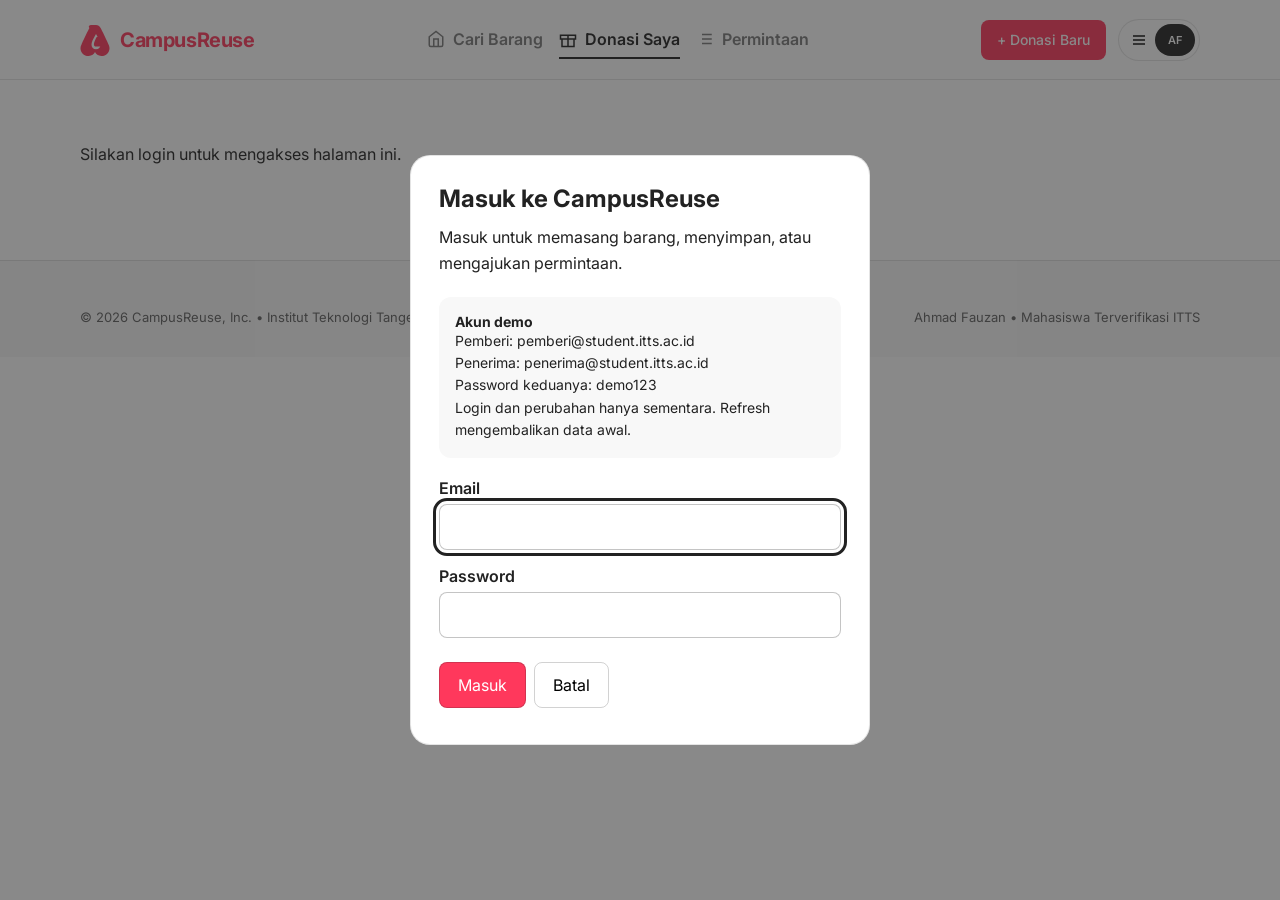
<file: donasi.html>
<!DOCTYPE html>
<html lang="id">
<head>
  <meta charset="UTF-8">
  <meta name="viewport" content="width=device-width, initial-scale=1.0">
  <title>Donasi Saya - CampusReuse</title>
  <link rel="preconnect" href="https://fonts.googleapis.com">
  <link rel="preconnect" href="https://fonts.gstatic.com" crossorigin>
  <link href="https://fonts.googleapis.com/css2?family=Inter:wght@400;500;600;700&display=swap" rel="stylesheet">
  <link rel="stylesheet" href="css/donasi.css">
</head>
<body>

  
  <header class="top-nav">
    <a href="index.html" class="top-nav__brand">
      <svg viewBox="0 0 32 32">
        <path d="M16 1c2.008 0 3.463.963 4.751 3.269l.533 1.025c1.954 3.83 6.114 12.54 7.1 14.836l.145.353c.667 1.591.91 2.472.96 3.396l.011.321c0 4.14-3.238 7.8-8.204 7.8-3.084 0-5.36-1.503-6.296-3.878-.936 2.375-3.212 3.878-6.296 3.878-4.966 0-8.204-3.66-8.204-7.8 0-1.294.331-2.585 1.116-4.07l.145-.353c.986-2.296 5.146-11.006 7.1-14.836l.533-1.025C8.037 1.963 9.492 1 11.5 1h4.5zm0 24.3c2.72 0 4.5-1.895 4.5-4.5 0-2.48-1.572-5.714-4.5-10.748-2.928 5.034-4.5 8.268-4.5 10.748 0 2.605 1.78 4.5 4.5 4.5zm0-2.7c-1.285 0-2.1-1.007-2.1-2.1 0-1.87 1.341-4.793 3.6-8.918 2.259 4.125 3.6 7.048 3.6 8.918 0 1.093-.815 2.1-2.1 2.1h-3z"/>
      </svg>
      <span>CampusReuse</span>
    </a>

    <nav class="product-tabs" aria-label="Navigasi">
      <a href="index.html" class="product-tab">
        <svg width="18" height="18" viewBox="0 0 24 24" fill="none" stroke="currentColor" stroke-width="2"><path d="M3 9l9-7 9 7v11a2 2 0 0 1-2 2H5a2 2 0 0 1-2-2z"/><polyline points="9 22 9 12 15 12 15 22"/></svg>
        <span>Cari Barang</span>
      </a>
      <a href="donasi.html" class="product-tab product-tab--active">
        <svg width="18" height="18" viewBox="0 0 24 24" fill="none" stroke="currentColor" stroke-width="2"><polyline points="20 12 20 22 4 22 4 12"/><rect x="2" y="7" width="20" height="5"/><line x1="12" y1="22" x2="12" y2="7"/></svg>
        <span>Donasi Saya</span>
      </a>
      <a href="permintaan.html" class="product-tab">
        <svg width="18" height="18" viewBox="0 0 24 24" fill="none" stroke="currentColor" stroke-width="2"><line x1="8" y1="6" x2="21" y2="6"/><line x1="8" y1="12" x2="21" y2="12"/><line x1="8" y1="18" x2="21" y2="18"/></svg>
        <span>Permintaan</span>
      </a>
    </nav>

    <div class="top-nav__utils">
      <a href="tambah.html" class="btn-primary btn-primary--compact">+ Donasi Baru</a>
      <a href="akun.html" class="user-pill-btn" aria-label="Akun">
        <svg width="16" height="16" viewBox="0 0 24 24" fill="none" stroke="currentColor" stroke-width="2.5"><line x1="3" y1="12" x2="21" y2="12"/><line x1="3" y1="6" x2="21" y2="6"/><line x1="3" y1="18" x2="21" y2="18"/></svg>
        <div class="user-avatar-circle">AF</div>
      </a>
    </div>
  </header>

  
  <header class="mobile-header">
    <h1 class="mobile-header__title">Donasi Saya</h1>
    <a href="tambah.html" class="btn-primary btn-primary--compact">+ Tambah</a>
  </header>

  <main class="container">
    <div class="page-header-row">
      <div>
        <h1 class="page-title">Kelola Donasi Barang</h1>
        <p class="page-subtitle">Daftar barang yang kamu publikasikan untuk mahasiswa Institut Teknologi Tangerang Selatan.</p>
      </div>
      <a href="tambah.html" class="btn-primary">
        <svg width="18" height="18" viewBox="0 0 24 24" fill="none" stroke="currentColor" stroke-width="2.5"><line x1="12" y1="5" x2="12" y2="19"/><line x1="5" y1="12" x2="19" y2="12"/></svg>
        Tambah Barang Donasi
      </a>
    </div>

    <div class="donation-list">

      
      <article class="donation-card">
        <img src="assets/images/kabel.jpg" alt="Kabel USB-C 1 Meter" class="donation-card__img">
        <div class="donation-card__content">
          <h2 class="donation-card__title">Kabel USB-C 1 Meter (Nylon)</h2>
          <span class="donation-card__cat">Aksesori Teknologi • Kondisi: Baik</span>
          <div class="status-badge status-badge--active">
            <span>●</span> Tersedia
          </div>
          <p class="donation-card__requests">2 mahasiswa mengajukan permintaan</p>
        </div>
        <div class="donation-card__action">
          <a href="kelola.html" class="btn-secondary">
            Kelola Permintaan
            <svg width="14" height="14" viewBox="0 0 24 24" fill="none" stroke="currentColor" stroke-width="2.5"><polyline points="9 18 15 12 9 6"/></svg>
          </a>
        </div>
      </article>

      
      <article class="donation-card">
        <img src="assets/images/mouse.jpg" alt="Mouse Wireless Logitech" class="donation-card__img">
        <div class="donation-card__content">
          <h2 class="donation-card__title">Mouse Wireless Logitech M185</h2>
          <span class="donation-card__cat">Aksesori Teknologi • Kondisi: Baik</span>
          <div class="status-badge">
            <span>●</span> Dipesan (Menunggu Serah Terima)
          </div>
          <p class="donation-card__requests">Penerima terpilih: Dina Maharani (Teknik Elektro)</p>
        </div>
        <div class="donation-card__action">
          <a href="kelola.html" class="btn-secondary">
            Kelola Permintaan
            <svg width="14" height="14" viewBox="0 0 24 24" fill="none" stroke="currentColor" stroke-width="2.5"><polyline points="9 18 15 12 9 6"/></svg>
          </a>
        </div>
      </article>

      
      <article class="donation-card">
        <img src="assets/images/breadboard.png" alt="Papan Breadboard" class="donation-card__img">
        <div class="donation-card__content">
          <h2 class="donation-card__title">Papan Breadboard 830 Titik</h2>
          <span class="donation-card__cat">Peralatan Proyek • Kondisi: Seperti Baru</span>
          <div class="status-badge status-badge--done">
            <span>✓</span> Sudah Diberikan
          </div>
          <p class="donation-card__requests">Telah diserahterimakan pada 24 Okt 2026</p>
        </div>
        <div class="donation-card__action">
          <span style="font-size: 13px; color: var(--color-ink); opacity: 0.7;">Selesai</span>
        </div>
      </article>

      
      <article class="donation-card">
        <img src="assets/images/ransel.jpg" alt="Tas Ransel Hitam" class="donation-card__img">
        <div class="donation-card__content">
          <h2 class="donation-card__title">Tas Ransel Laptop 14 Inch</h2>
          <span class="donation-card__cat">Perlengkapan Kegiatan • Kondisi: Cukup Baik</span>
          <div class="status-badge status-badge--active">
            <span>●</span> Tersedia
          </div>
          <p class="donation-card__requests">0 permintaan masuk</p>
        </div>
        <div class="donation-card__action">
          <a href="kelola.html" class="btn-secondary">
            Kelola Permintaan
            <svg width="14" height="14" viewBox="0 0 24 24" fill="none" stroke="currentColor" stroke-width="2.5"><polyline points="9 18 15 12 9 6"/></svg>
          </a>
        </div>
      </article>

    </div>
  </main>

  
  <footer class="footer-light">
    <div class="legal-band">
      <div>© 2026 CampusReuse, Inc. • Institut Teknologi Tangerang Selatan</div>
      <div>Ahmad Fauzan • Mahasiswa Terverifikasi ITTS</div>
    </div>
  </footer>

  
  <nav class="bottom-nav" aria-label="Navigasi Bawah">
    <a href="index.html" class="bottom-nav__item">
      <svg class="bottom-nav__icon" viewBox="0 0 24 24" fill="none" stroke="currentColor" stroke-width="2.2"><path d="M3 9l9-7 9 7v11a2 2 0 0 1-2 2H5a2 2 0 0 1-2-2z"/><polyline points="9 22 9 12 15 12 15 22"/></svg>
      <span>Cari</span>
    </a>
    <a href="donasi.html" class="bottom-nav__item bottom-nav__item--active">
      <svg class="bottom-nav__icon" viewBox="0 0 24 24" fill="none" stroke="currentColor" stroke-width="2.2"><polyline points="20 12 20 22 4 22 4 12"/><rect x="2" y="7" width="20" height="5"/><line x1="12" y1="22" x2="12" y2="7"/><path d="M12 7H7.5a2.5 2.5 0 0 1 0-5C11 2 12 7 12 7z"/><path d="M12 7h4.5a2.5 2.5 0 0 0 0-5C13 2 12 7 12 7z"/></svg>
      <span>Donasi</span>
    </a>
    <a href="permintaan.html" class="bottom-nav__item">
      <svg class="bottom-nav__icon" viewBox="0 0 24 24" fill="none" stroke="currentColor" stroke-width="2.2"><line x1="8" y1="6" x2="21" y2="6"/><line x1="8" y1="12" x2="21" y2="12"/><line x1="8" y1="18" x2="21" y2="18"/><line x1="3" y1="6" x2="3.01" y2="6"/><line x1="3" y1="12" x2="3.01" y2="12"/><line x1="3" y1="18" x2="3.01" y2="18"/></svg>
      <span>Permintaan</span>
    </a>
    <a href="akun.html" class="bottom-nav__item">
      <svg class="bottom-nav__icon" viewBox="0 0 24 24" fill="none" stroke="currentColor" stroke-width="2.2"><path d="M20 21v-2a4 4 0 0 0-4-4H8a4 4 0 0 0-4 4v2"/><circle cx="12" cy="7" r="4"/></svg>
      <span>Profil</span>
    </a>
  </nav>

<script src="js/app.js"></script>
  <script src="js/donasi.js" data-page-script type="text/plain"></script>
</body>
</html>
</file>
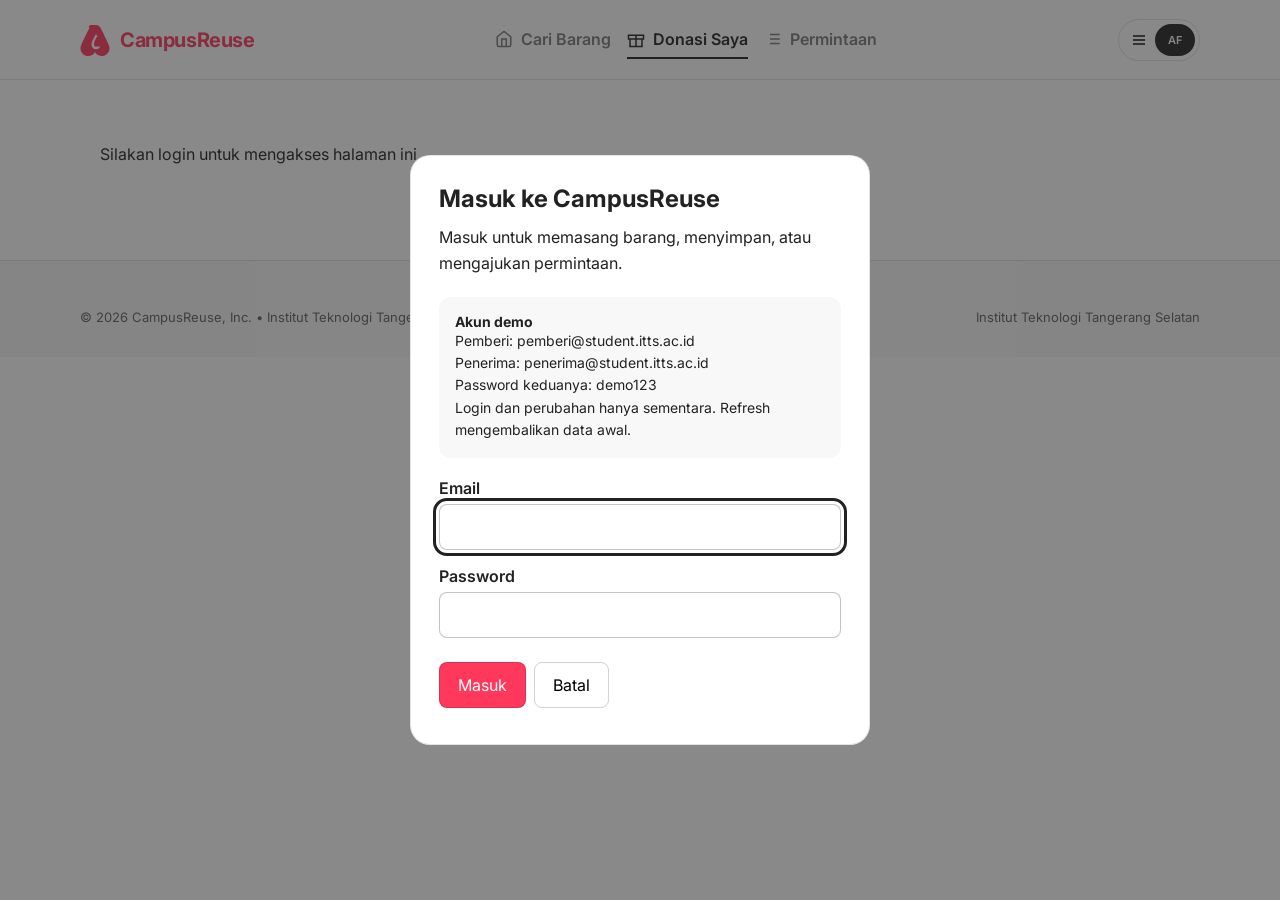
<file: kelola.html>
<!DOCTYPE html>
<html lang="id">
<head>
  <meta charset="UTF-8">
  <meta name="viewport" content="width=device-width, initial-scale=1.0">
  <title>Kelola Permintaan Donasi - CampusReuse</title>
  <link rel="preconnect" href="https://fonts.googleapis.com">
  <link rel="preconnect" href="https://fonts.gstatic.com" crossorigin>
  <link href="https://fonts.googleapis.com/css2?family=Inter:wght@400;500;600;700&display=swap" rel="stylesheet">
  <link rel="stylesheet" href="css/kelola.css">
</head>
<body>

  
  <header class="top-nav">
    <a href="index.html" class="top-nav__brand">
      <svg viewBox="0 0 32 32">
        <path d="M16 1c2.008 0 3.463.963 4.751 3.269l.533 1.025c1.954 3.83 6.114 12.54 7.1 14.836l.145.353c.667 1.591.91 2.472.96 3.396l.011.321c0 4.14-3.238 7.8-8.204 7.8-3.084 0-5.36-1.503-6.296-3.878-.936 2.375-3.212 3.878-6.296 3.878-4.966 0-8.204-3.66-8.204-7.8 0-1.294.331-2.585 1.116-4.07l.145-.353c.986-2.296 5.146-11.006 7.1-14.836l.533-1.025C8.037 1.963 9.492 1 11.5 1h4.5zm0 24.3c2.72 0 4.5-1.895 4.5-4.5 0-2.48-1.572-5.714-4.5-10.748-2.928 5.034-4.5 8.268-4.5 10.748 0 2.605 1.78 4.5 4.5 4.5zm0-2.7c-1.285 0-2.1-1.007-2.1-2.1 0-1.87 1.341-4.793 3.6-8.918 2.259 4.125 3.6 7.048 3.6 8.918 0 1.093-.815 2.1-2.1 2.1h-3z"/>
      </svg>
      <span>CampusReuse</span>
    </a>

    <nav class="product-tabs" aria-label="Navigasi">
      <a href="index.html" class="product-tab">
        <svg width="18" height="18" viewBox="0 0 24 24" fill="none" stroke="currentColor" stroke-width="2"><path d="M3 9l9-7 9 7v11a2 2 0 0 1-2 2H5a2 2 0 0 1-2-2z"/><polyline points="9 22 9 12 15 12 15 22"/></svg>
        <span>Cari Barang</span>
      </a>
      <a href="donasi.html" class="product-tab product-tab--active">
        <svg width="18" height="18" viewBox="0 0 24 24" fill="none" stroke="currentColor" stroke-width="2"><polyline points="20 12 20 22 4 22 4 12"/><rect x="2" y="7" width="20" height="5"/><line x1="12" y1="22" x2="12" y2="7"/></svg>
        <span>Donasi Saya</span>
      </a>
      <a href="permintaan.html" class="product-tab">
        <svg width="18" height="18" viewBox="0 0 24 24" fill="none" stroke="currentColor" stroke-width="2"><line x1="8" y1="6" x2="21" y2="6"/><line x1="8" y1="12" x2="21" y2="12"/><line x1="8" y1="18" x2="21" y2="18"/></svg>
        <span>Permintaan</span>
      </a>
    </nav>

    <div class="top-nav__utils">
      <a href="akun.html" class="user-pill-btn" aria-label="Akun">
        <svg width="16" height="16" viewBox="0 0 24 24" fill="none" stroke="currentColor" stroke-width="2.5"><line x1="3" y1="12" x2="21" y2="12"/><line x1="3" y1="6" x2="21" y2="6"/><line x1="3" y1="18" x2="21" y2="18"/></svg>
        <div class="user-avatar-circle">AF</div>
      </a>
    </div>
  </header>

  
  <header class="mobile-header">
    <a href="donasi.html" class="icon-btn-circle" aria-label="Kembali">
      <svg width="18" height="18" viewBox="0 0 24 24" fill="none" stroke="currentColor" stroke-width="2.5"><line x1="19" y1="12" x2="5" y2="12"/><polyline points="12 19 5 12 12 5"/></svg>
    </a>
    <div style="font-weight: 600; font-size: 15px;">Kelola Permintaan</div>
    <div style="width: 48px;"></div>
  </header>

  <main class="manage-container">
    <a href="donasi.html" class="back-link">
      <svg width="16" height="16" viewBox="0 0 24 24" fill="none" stroke="currentColor" stroke-width="2.5"><line x1="19" y1="12" x2="5" y2="12"/><polyline points="12 19 5 12 12 5"/></svg>
      Kembali ke Donasi Saya
    </a>

    
    <div class="item-overview-card">
      <img src="assets/images/kabel.jpg" alt="Kabel USB-C 1 Meter" class="item-overview-card__img">
      <div class="item-overview-card__info">
        <h1 class="item-overview-card__title">Kabel USB-C 1 Meter (Nylon)</h1>
        <p class="item-overview-card__meta">Aksesori Teknologi • Status: <strong id="currentStatusLabel">Tersedia</strong></p>
      </div>
    </div>

    
    <div class="stepper-bar">
      <div class="step-node is-active" id="step1">
        <div class="step-circle">1</div>
        <span>Tersedia</span>
      </div>
      <div class="step-divider-line"></div>
      <div class="step-node" id="step2">
        <div class="step-circle">2</div>
        <span>Dipesan</span>
      </div>
      <div class="step-divider-line"></div>
      <div class="step-node" id="step3">
        <div class="step-circle">3</div>
        <span>Sudah Diberikan</span>
      </div>
    </div>

    
    <div>
      <h2 class="section-title">Permintaan Masuk (2 Mahasiswa)</h2>
      <p class="section-subtitle">Pilih mahasiswa penerima untuk serah terima di lingkungan Institut Teknologi Tangerang Selatan.</p>

      <div class="requesters-list">
        
        <div class="requester-card" id="cardDina">
          <div class="requester-left">
            <div class="requester-avatar">DM</div>
            <div>
              <div class="requester-name">Dina Maharani</div>
              <div class="requester-faculty">Teknik Elektro • Angkatan 2024</div>
              <div class="requester-date">Mengajukan 28 Oktober 2026, 09:14 WIB</div>
            </div>
          </div>
          <button type="button" class="btn-select" id="btnSelectDina">
            Pilih Penerima
          </button>
        </div>

        
        <div class="requester-card" id="cardRizky">
          <div class="requester-left">
            <div class="requester-avatar">RP</div>
            <div>
              <div class="requester-name">Rizky Pratama</div>
              <div class="requester-faculty">Teknik Informatika • Angkatan 2023</div>
              <div class="requester-date">Mengajukan 27 Oktober 2026, 14:30 WIB</div>
            </div>
          </div>
          <button type="button" class="btn-select" id="btnSelectRizky">
            Pilih Penerima
          </button>
        </div>
      </div>

      
      <div class="action-panel" id="actionPanel" style="display: none;">
        <div style="font-size: 14px; color: var(--color-ink); line-height: 1.5;">
          Penerima terpilih: <strong id="selectedRecipientName">Dina Maharani</strong>. Silakan koordinasikan waktu dan tempat serah terima barang di kampus.
        </div>
        <button type="button" class="btn-handover" id="btnMarkHandover">
          Tandai Sudah Diberikan (Selesai)
        </button>
      </div>
    </div>
  </main>

  
  <footer class="footer-light">
    <div class="legal-band">
      <div>© 2026 CampusReuse, Inc. • Institut Teknologi Tangerang Selatan</div>
      <div>Institut Teknologi Tangerang Selatan</div>
    </div>
  </footer>

  
  <nav class="bottom-nav" aria-label="Navigasi Bawah">
    <a href="index.html" class="bottom-nav__item">
      <svg class="bottom-nav__icon" viewBox="0 0 24 24" fill="none" stroke="currentColor" stroke-width="2.2"><path d="M3 9l9-7 9 7v11a2 2 0 0 1-2 2H5a2 2 0 0 1-2-2z"/><polyline points="9 22 9 12 15 12 15 22"/></svg>
      <span>Cari</span>
    </a>
    <a href="donasi.html" class="bottom-nav__item bottom-nav__item--active">
      <svg class="bottom-nav__icon" viewBox="0 0 24 24" fill="none" stroke="currentColor" stroke-width="2.2"><polyline points="20 12 20 22 4 22 4 12"/><rect x="2" y="7" width="20" height="5"/><line x1="12" y1="22" x2="12" y2="7"/></svg>
      <span>Donasi</span>
    </a>
    <a href="permintaan.html" class="bottom-nav__item">
      <svg class="bottom-nav__icon" viewBox="0 0 24 24" fill="none" stroke="currentColor" stroke-width="2.2"><line x1="8" y1="6" x2="21" y2="6"/><line x1="8" y1="12" x2="21" y2="12"/><line x1="8" y1="18" x2="21" y2="18"/></svg>
      <span>Permintaan</span>
    </a>
    <a href="akun.html" class="bottom-nav__item">
      <svg class="bottom-nav__icon" viewBox="0 0 24 24" fill="none" stroke="currentColor" stroke-width="2.2"><path d="M20 21v-2a4 4 0 0 0-4-4H8a4 4 0 0 0-4 4v2"/><circle cx="12" cy="7" r="4"/></svg>
      <span>Profil</span>
    </a>
  </nav>
<script src="js/app.js"></script>
  <script src="js/kelola.js" data-page-script type="text/plain"></script>
</body>
</html>
</file>
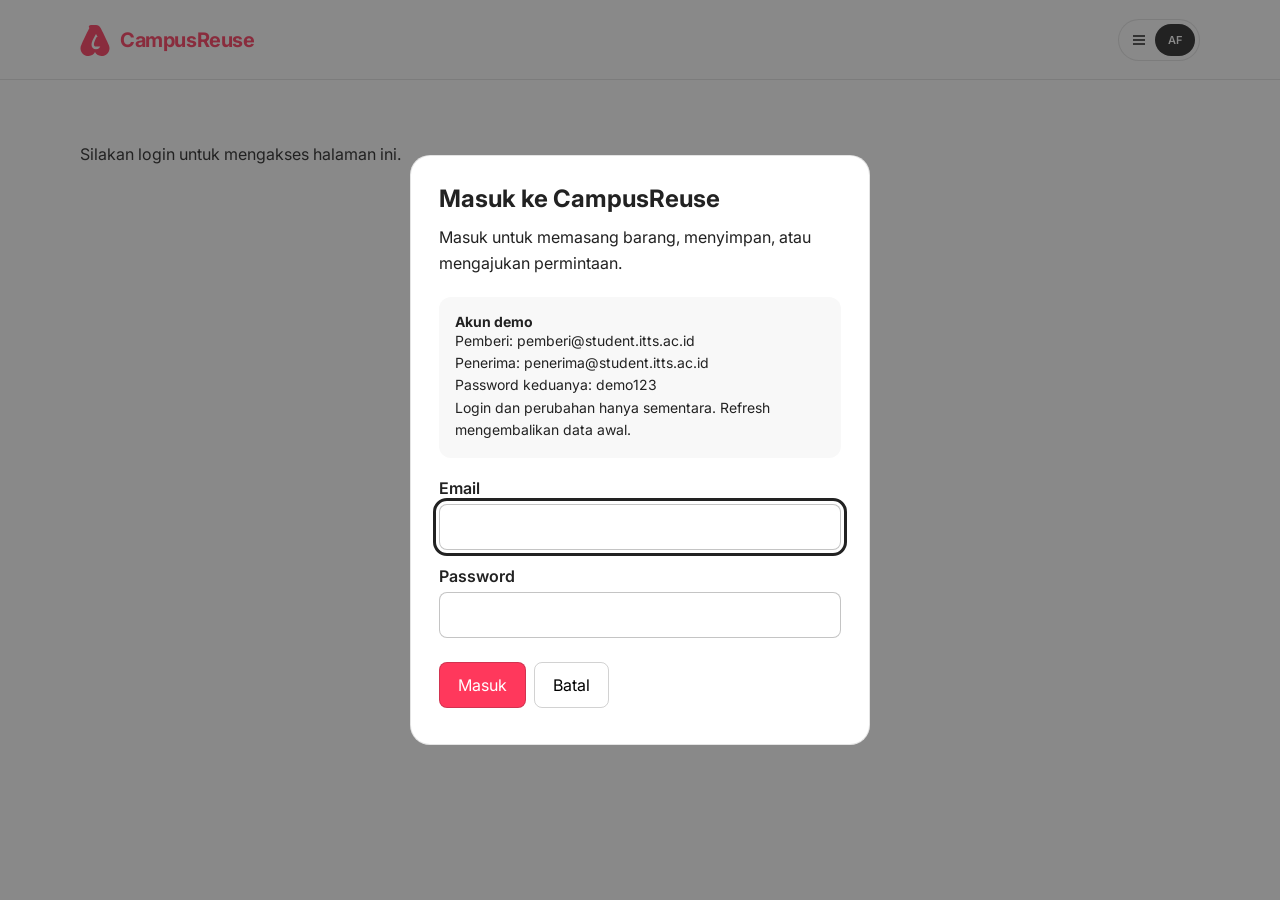
<file: konfirmasi.html>
<!DOCTYPE html>
<html lang="id">
<head>
  <meta charset="UTF-8">
  <meta name="viewport" content="width=device-width, initial-scale=1.0">
  <title>Konfirmasi Permintaan - CampusReuse</title>
  <link rel="preconnect" href="https://fonts.googleapis.com">
  <link rel="preconnect" href="https://fonts.gstatic.com" crossorigin>
  <link href="https://fonts.googleapis.com/css2?family=Inter:wght@400;500;600;700&display=swap" rel="stylesheet">
  <link rel="stylesheet" href="css/konfirmasi.css">
</head>
<body>

  
  <header class="top-nav">
    <a href="index.html" class="top-nav__brand">
      <svg viewBox="0 0 32 32">
        <path d="M16 1c2.008 0 3.463.963 4.751 3.269l.533 1.025c1.954 3.83 6.114 12.54 7.1 14.836l.145.353c.667 1.591.91 2.472.96 3.396l.011.321c0 4.14-3.238 7.8-8.204 7.8-3.084 0-5.36-1.503-6.296-3.878-.936 2.375-3.212 3.878-6.296 3.878-4.966 0-8.204-3.66-8.204-7.8 0-1.294.331-2.585 1.116-4.07l.145-.353c.986-2.296 5.146-11.006 7.1-14.836l.533-1.025C8.037 1.963 9.492 1 11.5 1h4.5zm0 24.3c2.72 0 4.5-1.895 4.5-4.5 0-2.48-1.572-5.714-4.5-10.748-2.928 5.034-4.5 8.268-4.5 10.748 0 2.605 1.78 4.5 4.5 4.5zm0-2.7c-1.285 0-2.1-1.007-2.1-2.1 0-1.87 1.341-4.793 3.6-8.918 2.259 4.125 3.6 7.048 3.6 8.918 0 1.093-.815 2.1-2.1 2.1h-3z"/>
      </svg>
      <span>CampusReuse</span>
    </a>

    <div class="top-nav__utils">
      <a href="akun.html" class="user-pill-btn" aria-label="Akun">
        <svg width="16" height="16" viewBox="0 0 24 24" fill="none" stroke="currentColor" stroke-width="2.5"><line x1="3" y1="12" x2="21" y2="12"/><line x1="3" y1="6" x2="21" y2="6"/><line x1="3" y1="18" x2="21" y2="18"/></svg>
        <div class="user-avatar-circle">AF</div>
      </a>
    </div>
  </header>

  
  <header class="mobile-header">
    <a href="detail.html" class="icon-btn-circle" aria-label="Kembali">
      <svg width="18" height="18" viewBox="0 0 24 24" fill="none" stroke="currentColor" stroke-width="2.5"><line x1="19" y1="12" x2="5" y2="12"/><polyline points="12 19 5 12 12 5"/></svg>
    </a>
    <div style="font-weight: 600; font-size: 15px;">Konfirmasi Permintaan</div>
    <div style="width: 48px;"></div>
  </header>

  <main class="confirm-container">
    <div class="confirm-wrapper">
      <a href="detail.html" class="back-link">
        <svg width="16" height="16" viewBox="0 0 24 24" fill="none" stroke="currentColor" stroke-width="2.5"><line x1="19" y1="12" x2="5" y2="12"/><polyline points="12 19 5 12 12 5"/></svg>
        Kembali ke Detail Barang
      </a>

      <h1 class="page-title">Konfirmasi Pengajuan Barang</h1>
      <p class="page-subtitle">Pastikan kamu membutuhkan barang ini untuk kegiatan perkuliahan di Institut Teknologi Tangerang Selatan.</p>

      
      <div class="summary-card">
        <img src="assets/images/kabel.jpg" alt="Kabel USB-C 1 Meter" class="summary-card__img">
        <div class="summary-card__details">
          <span class="summary-card__cat">Aksesori Teknologi • Kondisi: Baik</span>
          <h2 class="summary-card__title">Kabel USB-C 1 Meter (Nylon)</h2>
          <p class="summary-card__donor">Pemberi: <strong>Ahmad Fauzan</strong> (Teknik Informatika ITTS)</p>
        </div>
      </div>

      
      <div class="terms-box">
        <h3 class="terms-box__title">Komitmen Mahasiswa ITTS</h3>
        <p class="terms-box__desc">
          Nama dan identitas fakultasmu akan dikirimkan kepada pemberi barang. Jika terpilih, kamu berkomitmen untuk mengambil barang secara langsung di titik serah terima kampus yang disepakati.
        </p>
      </div>

      <button type="button" class="btn-primary" id="btnConfirm">
        Konfirmasi Pengajuan
      </button>
      <a href="detail.html" class="btn-secondary">
        Batal
      </a>
    </div>
  </main>

  
  <nav class="bottom-nav" aria-label="Navigasi Bawah">
    <a href="index.html" class="bottom-nav__item">
      <svg class="bottom-nav__icon" viewBox="0 0 24 24" fill="none" stroke="currentColor" stroke-width="2.2"><path d="M3 9l9-7 9 7v11a2 2 0 0 1-2 2H5a2 2 0 0 1-2-2z"/><polyline points="9 22 9 12 15 12 15 22"/></svg>
      <span>Cari</span>
    </a>
    <a href="donasi.html" class="bottom-nav__item">
      <svg class="bottom-nav__icon" viewBox="0 0 24 24" fill="none" stroke="currentColor" stroke-width="2.2"><polyline points="20 12 20 22 4 22 4 12"/><rect x="2" y="7" width="20" height="5"/><line x1="12" y1="22" x2="12" y2="7"/><path d="M12 7H7.5a2.5 2.5 0 0 1 0-5C11 2 12 7 12 7z"/><path d="M12 7h4.5a2.5 2.5 0 0 0 0-5C13 2 12 7 12 7z"/></svg>
      <span>Donasi</span>
    </a>
    <a href="permintaan.html" class="bottom-nav__item">
      <svg class="bottom-nav__icon" viewBox="0 0 24 24" fill="none" stroke="currentColor" stroke-width="2.2"><line x1="8" y1="6" x2="21" y2="6"/><line x1="8" y1="12" x2="21" y2="12"/><line x1="8" y1="18" x2="21" y2="18"/><line x1="3" y1="6" x2="3.01" y2="6"/><line x1="3" y1="12" x2="3.01" y2="12"/><line x1="3" y1="18" x2="3.01" y2="18"/></svg>
      <span>Permintaan</span>
    </a>
    <a href="akun.html" class="bottom-nav__item">
      <svg class="bottom-nav__icon" viewBox="0 0 24 24" fill="none" stroke="currentColor" stroke-width="2.2"><path d="M20 21v-2a4 4 0 0 0-4-4H8a4 4 0 0 0-4 4v2"/><circle cx="12" cy="7" r="4"/></svg>
      <span>Profil</span>
    </a>
  </nav>
<script src="js/app.js"></script>
  <script src="js/konfirmasi.js" data-page-script type="text/plain"></script>
</body>
</html>
</file>
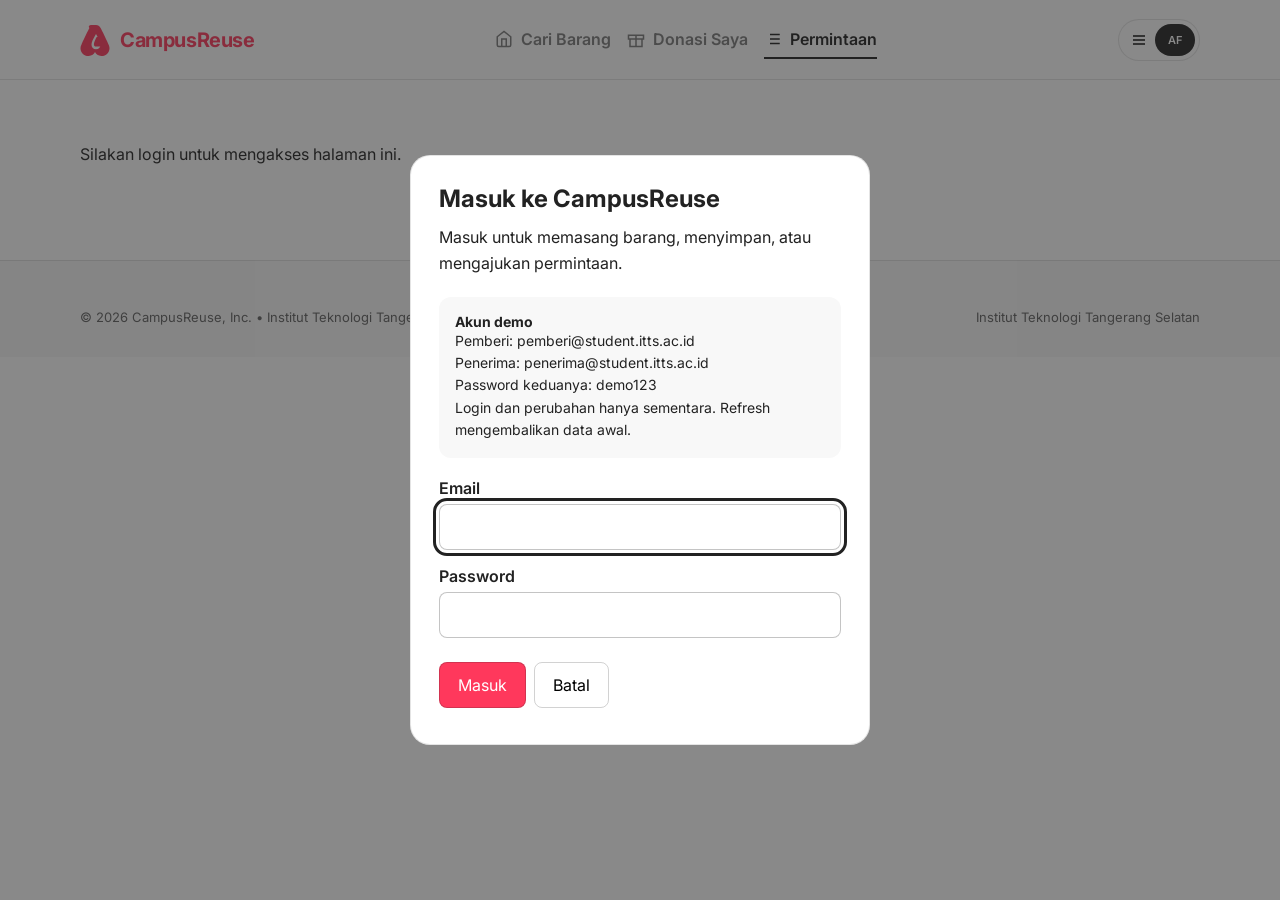
<file: permintaan.html>
<!DOCTYPE html>
<html lang="id">
<head>
  <meta charset="UTF-8">
  <meta name="viewport" content="width=device-width, initial-scale=1.0">
  <title>Permintaan Saya - CampusReuse</title>
  <link rel="preconnect" href="https://fonts.googleapis.com">
  <link rel="preconnect" href="https://fonts.gstatic.com" crossorigin>
  <link href="https://fonts.googleapis.com/css2?family=Inter:wght@400;500;600;700&display=swap" rel="stylesheet">
  <link rel="stylesheet" href="css/permintaan.css">
</head>
<body>

  
  <header class="top-nav">
    <a href="index.html" class="top-nav__brand">
      <svg viewBox="0 0 32 32">
        <path d="M16 1c2.008 0 3.463.963 4.751 3.269l.533 1.025c1.954 3.83 6.114 12.54 7.1 14.836l.145.353c.667 1.591.91 2.472.96 3.396l.011.321c0 4.14-3.238 7.8-8.204 7.8-3.084 0-5.36-1.503-6.296-3.878-.936 2.375-3.212 3.878-6.296 3.878-4.966 0-8.204-3.66-8.204-7.8 0-1.294.331-2.585 1.116-4.07l.145-.353c.986-2.296 5.146-11.006 7.1-14.836l.533-1.025C8.037 1.963 9.492 1 11.5 1h4.5zm0 24.3c2.72 0 4.5-1.895 4.5-4.5 0-2.48-1.572-5.714-4.5-10.748-2.928 5.034-4.5 8.268-4.5 10.748 0 2.605 1.78 4.5 4.5 4.5zm0-2.7c-1.285 0-2.1-1.007-2.1-2.1 0-1.87 1.341-4.793 3.6-8.918 2.259 4.125 3.6 7.048 3.6 8.918 0 1.093-.815 2.1-2.1 2.1h-3z"/>
      </svg>
      <span>CampusReuse</span>
    </a>

    <nav class="product-tabs" aria-label="Navigasi">
      <a href="index.html" class="product-tab">
        <svg width="18" height="18" viewBox="0 0 24 24" fill="none" stroke="currentColor" stroke-width="2"><path d="M3 9l9-7 9 7v11a2 2 0 0 1-2 2H5a2 2 0 0 1-2-2z"/><polyline points="9 22 9 12 15 12 15 22"/></svg>
        <span>Cari Barang</span>
      </a>
      <a href="donasi.html" class="product-tab">
        <svg width="18" height="18" viewBox="0 0 24 24" fill="none" stroke="currentColor" stroke-width="2"><polyline points="20 12 20 22 4 22 4 12"/><rect x="2" y="7" width="20" height="5"/><line x1="12" y1="22" x2="12" y2="7"/></svg>
        <span>Donasi Saya</span>
      </a>
      <a href="permintaan.html" class="product-tab product-tab--active">
        <svg width="18" height="18" viewBox="0 0 24 24" fill="none" stroke="currentColor" stroke-width="2"><line x1="8" y1="6" x2="21" y2="6"/><line x1="8" y1="12" x2="21" y2="12"/><line x1="8" y1="18" x2="21" y2="18"/></svg>
        <span>Permintaan</span>
      </a>
    </nav>

    <div class="top-nav__utils">
      <a href="akun.html" class="user-pill-btn" aria-label="Akun">
        <svg width="16" height="16" viewBox="0 0 24 24" fill="none" stroke="currentColor" stroke-width="2.5"><line x1="3" y1="12" x2="21" y2="12"/><line x1="3" y1="6" x2="21" y2="6"/><line x1="3" y1="18" x2="21" y2="18"/></svg>
        <div class="user-avatar-circle">AF</div>
      </a>
    </div>
  </header>

  
  <header class="mobile-header">
    <h1 class="mobile-header__title">Permintaan Saya</h1>
    <div style="width: 24px;"></div>
  </header>

  <main class="container">
    <h1 class="page-title">Permintaan Barang Saya</h1>
    <p class="page-subtitle">Pantau status barang yang kamu butuhkan di Institut Teknologi Tangerang Selatan.</p>

    <div class="requests-list">

      
      <article class="request-card">
        <img src="assets/images/kabel.jpg" alt="Kabel USB-C 1 Meter" class="request-card__img">
        <div class="request-card__body">
          <h2 class="request-card__name">Kabel USB-C 1 Meter</h2>
          <p class="request-card__donor">Pemberi: Ahmad Fauzan • Teknik Informatika</p>
          <div class="status-pill">
            <span>●</span> Menunggu Keputusan Pemberi
          </div>
          <span class="request-card__date">Diajukan pada 28 Oktober 2026</span>
        </div>
        <div class="request-card__action">
          <a href="detail.html" class="btn-outline-card">Lihat Detail</a>
        </div>
      </article>

      
      <article class="request-card">
        <img src="assets/images/jas-lab.jpg" alt="Jas Lab Ukuran M" class="request-card__img">
        <div class="request-card__body">
          <h2 class="request-card__name">Jas Laboratorium Kimia (M)</h2>
          <p class="request-card__donor">Pemberi: Siti Nurhaliza • Teknik Kimia</p>
          <div class="status-pill status-pill--active">
            <span>●</span> Dipesan (Kamu Terpilih)
          </div>
          <span class="request-card__date">Diajukan pada 25 Oktober 2026 • Siap COD di Lab</span>
        </div>
        <div class="request-card__action">
          <button class="btn-outline-card" onclick="alert('Kontak Pemberi: Mahasiswa Teknik Kimia ITTS');">Kontak Pemberi</button>
        </div>
      </article>

      
      <article class="request-card">
        <img src="assets/images/kalkulator.jpg" alt="Kalkulator Scientific Casio" class="request-card__img">
        <div class="request-card__body">
          <h2 class="request-card__name">Kalkulator Scientific Casio</h2>
          <p class="request-card__donor">Pemberi: Budi Santoso • Teknik Sipil</p>
          <div class="status-pill status-pill--done">
            <span>✓</span> Sudah Diberikan (Selesai)
          </div>
          <span class="request-card__date">Diserahkan pada 20 Oktober 2026</span>
        </div>
        <div class="request-card__action">
          <span style="font-size: 13px; color: var(--color-ink); opacity: 0.7;">Serah Terima Selesai</span>
        </div>
      </article>

      
      <article class="request-card">
        <img src="assets/images/kalkulator.jpg" alt="Buku Catatan Grid" class="request-card__img">
        <div class="request-card__body">
          <h2 class="request-card__name">Buku Catatan A5 Grid</h2>
          <p class="request-card__donor">Pemberi: Rina Wati • Sistem Informasi</p>
          <div class="status-pill">
            <span>●</span> Menunggu Keputusan Pemberi
          </div>
          <span class="request-card__date">Diajukan pada 15 Oktober 2026</span>
        </div>
        <div class="request-card__action">
          <a href="index.html" class="btn-outline-card">Cari Barang Serupa</a>
        </div>
      </article>

    </div>
  </main>

  
  <footer class="footer-light">
    <div class="legal-band">
      <div>© 2026 CampusReuse, Inc. • Institut Teknologi Tangerang Selatan</div>
      <div>Institut Teknologi Tangerang Selatan</div>
    </div>
  </footer>

  
  <nav class="bottom-nav" aria-label="Navigasi Bawah">
    <a href="index.html" class="bottom-nav__item">
      <svg class="bottom-nav__icon" viewBox="0 0 24 24" fill="none" stroke="currentColor" stroke-width="2.2"><path d="M3 9l9-7 9 7v11a2 2 0 0 1-2 2H5a2 2 0 0 1-2-2z"/><polyline points="9 22 9 12 15 12 15 22"/></svg>
      <span>Cari</span>
    </a>
    <a href="donasi.html" class="bottom-nav__item">
      <svg class="bottom-nav__icon" viewBox="0 0 24 24" fill="none" stroke="currentColor" stroke-width="2.2"><polyline points="20 12 20 22 4 22 4 12"/><rect x="2" y="7" width="20" height="5"/><line x1="12" y1="22" x2="12" y2="7"/></svg>
      <span>Donasi</span>
    </a>
    <a href="permintaan.html" class="bottom-nav__item bottom-nav__item--active">
      <svg class="bottom-nav__icon" viewBox="0 0 24 24" fill="none" stroke="currentColor" stroke-width="2.2"><line x1="8" y1="6" x2="21" y2="6"/><line x1="8" y1="12" x2="21" y2="12"/><line x1="8" y1="18" x2="21" y2="18"/></svg>
      <span>Permintaan</span>
    </a>
    <a href="akun.html" class="bottom-nav__item">
      <svg class="bottom-nav__icon" viewBox="0 0 24 24" fill="none" stroke="currentColor" stroke-width="2.2"><path d="M20 21v-2a4 4 0 0 0-4-4H8a4 4 0 0 0-4 4v2"/><circle cx="12" cy="7" r="4"/></svg>
      <span>Profil</span>
    </a>
  </nav>

<script src="js/app.js"></script>
  <script src="js/permintaan.js" data-page-script type="text/plain"></script>
</body>
</html>
</file>
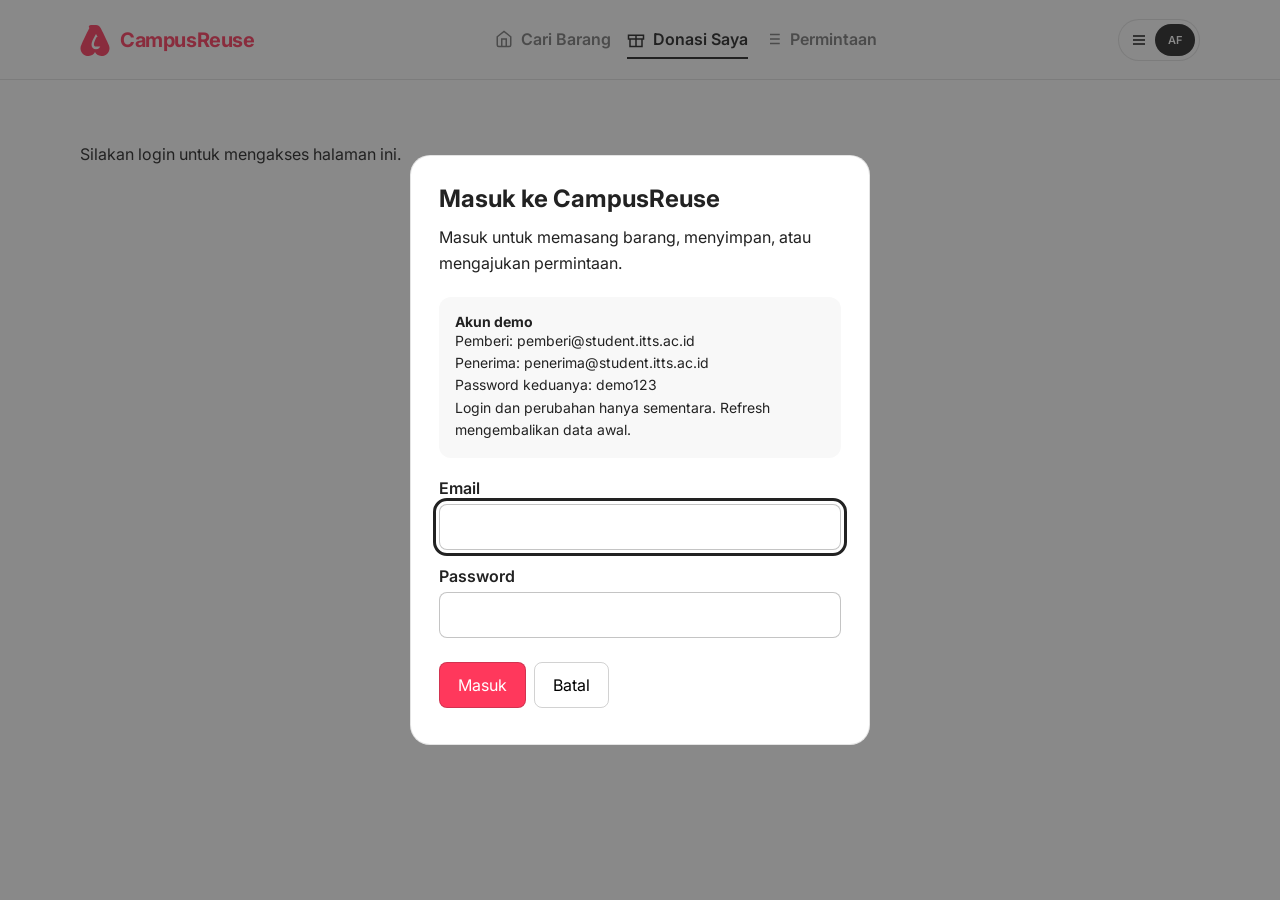
<file: tambah.html>
<!DOCTYPE html>
<html lang="id">
<head>
  <meta charset="UTF-8">
  <meta name="viewport" content="width=device-width, initial-scale=1.0">
  <title>Tambah Barang Donasi - CampusReuse</title>
  <link rel="preconnect" href="https://fonts.googleapis.com">
  <link rel="preconnect" href="https://fonts.gstatic.com" crossorigin>
  <link href="https://fonts.googleapis.com/css2?family=Inter:wght@400;500;600;700&display=swap" rel="stylesheet">
  <link rel="stylesheet" href="css/tambah.css">
</head>
<body>

  
  <header class="top-nav">
    <a href="index.html" class="top-nav__brand">
      <svg viewBox="0 0 32 32">
        <path d="M16 1c2.008 0 3.463.963 4.751 3.269l.533 1.025c1.954 3.83 6.114 12.54 7.1 14.836l.145.353c.667 1.591.91 2.472.96 3.396l.011.321c0 4.14-3.238 7.8-8.204 7.8-3.084 0-5.36-1.503-6.296-3.878-.936 2.375-3.212 3.878-6.296 3.878-4.966 0-8.204-3.66-8.204-7.8 0-1.294.331-2.585 1.116-4.07l.145-.353c.986-2.296 5.146-11.006 7.1-14.836l.533-1.025C8.037 1.963 9.492 1 11.5 1h4.5zm0 24.3c2.72 0 4.5-1.895 4.5-4.5 0-2.48-1.572-5.714-4.5-10.748-2.928 5.034-4.5 8.268-4.5 10.748 0 2.605 1.78 4.5 4.5 4.5zm0-2.7c-1.285 0-2.1-1.007-2.1-2.1 0-1.87 1.341-4.793 3.6-8.918 2.259 4.125 3.6 7.048 3.6 8.918 0 1.093-.815 2.1-2.1 2.1h-3z"/>
      </svg>
      <span>CampusReuse</span>
    </a>

    <nav class="product-tabs" aria-label="Navigasi">
      <a href="index.html" class="product-tab">
        <svg width="18" height="18" viewBox="0 0 24 24" fill="none" stroke="currentColor" stroke-width="2"><path d="M3 9l9-7 9 7v11a2 2 0 0 1-2 2H5a2 2 0 0 1-2-2z"/><polyline points="9 22 9 12 15 12 15 22"/></svg>
        <span>Cari Barang</span>
      </a>
      <a href="donasi.html" class="product-tab product-tab--active">
        <svg width="18" height="18" viewBox="0 0 24 24" fill="none" stroke="currentColor" stroke-width="2"><polyline points="20 12 20 22 4 22 4 12"/><rect x="2" y="7" width="20" height="5"/><line x1="12" y1="22" x2="12" y2="7"/></svg>
        <span>Donasi Saya</span>
      </a>
      <a href="permintaan.html" class="product-tab">
        <svg width="18" height="18" viewBox="0 0 24 24" fill="none" stroke="currentColor" stroke-width="2"><line x1="8" y1="6" x2="21" y2="6"/><line x1="8" y1="12" x2="21" y2="12"/><line x1="8" y1="18" x2="21" y2="18"/></svg>
        <span>Permintaan</span>
      </a>
    </nav>

    <div class="top-nav__utils">
      <a href="akun.html" class="user-pill-btn" aria-label="Akun">
        <svg width="16" height="16" viewBox="0 0 24 24" fill="none" stroke="currentColor" stroke-width="2.5"><line x1="3" y1="12" x2="21" y2="12"/><line x1="3" y1="6" x2="21" y2="6"/><line x1="3" y1="18" x2="21" y2="18"/></svg>
        <div class="user-avatar-circle">AF</div>
      </a>
    </div>
  </header>

  
  <header class="mobile-header">
    <a href="donasi.html" class="icon-btn-circle" aria-label="Kembali">
      <svg width="18" height="18" viewBox="0 0 24 24" fill="none" stroke="currentColor" stroke-width="2.5"><line x1="19" y1="12" x2="5" y2="12"/><polyline points="12 19 5 12 12 5"/></svg>
    </a>
    <div style="font-weight: 600; font-size: 15px;">Tambah Donasi</div>
    <div style="width: 48px;"></div>
  </header>

  <main class="form-container">
    <div class="form-wrapper">
      <h1 class="page-title">Publikasikan Barang Donasi</h1>
      <p class="page-desc">Tuliskan informasi barang secara transparan agar mahasiswa Institut Teknologi Tangerang Selatan memahami kondisi dan kegunaannya.</p>

      <form id="addDonationForm" novalidate>

        
        <div class="field-group">
          <div class="field-label">Foto Barang <span>Wajib diunggah</span></div>
          <div class="photo-drop-box" id="dropBox">
            <input type="file" id="itemPhotoInput" accept="image/*">
            <svg class="photo-drop-box__icon" viewBox="0 0 24 24" fill="none" stroke="currentColor" stroke-width="1.8">
              <rect x="3" y="3" width="18" height="18" rx="2" ry="2"/>
              <circle cx="8.5" cy="8.5" r="1.5"/>
              <polyline points="21 15 16 10 5 21"/>
            </svg>
            <div class="photo-drop-box__title">Pilih atau Seret Foto ke Sini</div>
            <div class="photo-drop-box__hint">Format JPG atau PNG (Maksimal 5MB)</div>
          </div>

          <div class="preview-box" id="previewBox">
            <img src="" alt="Preview Foto" id="previewImg">
            <button type="button" class="btn-remove-preview" id="btnRemovePreview" aria-label="Hapus Foto">
              <svg width="16" height="16" viewBox="0 0 24 24" fill="none" stroke="currentColor" stroke-width="2.5"><line x1="18" y1="6" x2="6" y2="18"/><line x1="6" y1="6" x2="18" y2="18"/></svg>
            </button>
          </div>
          <div class="input-error-msg" id="photoError">Foto barang wajib diunggah.</div>
        </div>

        
        <div class="field-group">
          <label class="field-label" for="itemName">Nama Barang</label>
          <input type="text" id="itemName" class="text-input" placeholder="Contoh: Kalkulator Scientific Casio fx-991DE CW" required>
          <div class="input-error-msg" id="nameError">Nama barang wajib diisi.</div>
        </div>

        
        <div class="field-group">
          <label class="field-label" for="itemCategory">Kategori</label>
          <select id="itemCategory" class="text-input text-select" required>
            <option value="" disabled selected>Pilih Kategori Barang</option>
            <option value="Aksesori Teknologi">Aksesori Teknologi</option>
            <option value="Perlengkapan Praktikum">Perlengkapan Praktikum</option>
            <option value="Peralatan Proyek">Peralatan Proyek</option>
            <option value="Perlengkapan Kegiatan">Perlengkapan Kegiatan</option>
            <option value="Kebutuhan Akademik">Kebutuhan Akademik</option>
          </select>
          <div class="input-error-msg" id="categoryError">Pilih kategori barang.</div>
        </div>

        
        <div class="field-group">
          <label class="field-label" for="itemCondition">Kondisi Barang</label>
          <select id="itemCondition" class="text-input text-select" required>
            <option value="" disabled selected>Pilih Kondisi Fisik</option>
            <option value="Seperti Baru">Seperti Baru (Hampir tidak terpakai)</option>
            <option value="Baik">Baik (Fungsi 100% normal)</option>
            <option value="Cukup Baik">Cukup Baik (Ada tanda pemakaian wajar)</option>
          </select>
          <div class="input-error-msg" id="conditionError">Pilih kondisi barang.</div>
        </div>

        
        <div class="field-group">
          <label class="field-label" for="itemFunction">Fungsi Utama <span>Opsional</span></label>
          <input type="text" id="itemFunction" class="text-input" placeholder="Contoh: Menghitung matriks dan kalkulus praktikum">
        </div>

        
        <div class="field-group">
          <label class="field-label" for="itemDefects">Kekurangan atau Kerusakan <span>Opsional</span></label>
          <input type="text" id="itemDefects" class="text-input" placeholder="Contoh: Tutup baterai sedikit longgar, layar jernih">
        </div>

        
        <div class="field-group">
          <label class="field-label" for="itemDesc">Deskripsi dan Catatan Penyerahan <span>Opsional</span></label>
          <textarea id="itemDesc" class="text-input text-textarea" placeholder="Tuliskan catatan waktu dan lokasi serah terima di kampus Institut Teknologi Tangerang Selatan..."></textarea>
        </div>

        <button type="submit" class="btn-submit">
          Publikasikan Donasi
        </button>
      </form>
    </div>
  </main>

  
  <nav class="bottom-nav" aria-label="Navigasi Bawah">
    <a href="index.html" class="bottom-nav__item">
      <svg class="bottom-nav__icon" viewBox="0 0 24 24" fill="none" stroke="currentColor" stroke-width="2.2"><path d="M3 9l9-7 9 7v11a2 2 0 0 1-2 2H5a2 2 0 0 1-2-2z"/><polyline points="9 22 9 12 15 12 15 22"/></svg>
      <span>Cari</span>
    </a>
    <a href="donasi.html" class="bottom-nav__item bottom-nav__item--active">
      <svg class="bottom-nav__icon" viewBox="0 0 24 24" fill="none" stroke="currentColor" stroke-width="2.2"><polyline points="20 12 20 22 4 22 4 12"/><rect x="2" y="7" width="20" height="5"/><line x1="12" y1="22" x2="12" y2="7"/></svg>
      <span>Donasi</span>
    </a>
    <a href="permintaan.html" class="bottom-nav__item">
      <svg class="bottom-nav__icon" viewBox="0 0 24 24" fill="none" stroke="currentColor" stroke-width="2.2"><line x1="8" y1="6" x2="21" y2="6"/><line x1="8" y1="12" x2="21" y2="12"/><line x1="8" y1="18" x2="21" y2="18"/></svg>
      <span>Permintaan</span>
    </a>
    <a href="akun.html" class="bottom-nav__item">
      <svg class="bottom-nav__icon" viewBox="0 0 24 24" fill="none" stroke="currentColor" stroke-width="2.2"><path d="M20 21v-2a4 4 0 0 0-4-4H8a4 4 0 0 0-4 4v2"/><circle cx="12" cy="7" r="4"/></svg>
      <span>Profil</span>
    </a>
  </nav>
<script src="js/app.js"></script>
  <script src="js/tambah.js" data-page-script type="text/plain"></script>
</body>
</html>
</file>
<file: css/index.css>
:root {
      
      --color-primary: #ff385c;
      --color-primary-active: #e00b41;
      --color-ink: #222222;
      --color-canvas: #ffffff;
      --color-hairline: #2222221f;
      --color-hairline-soft: #2222220f;
      --color-surface-soft: #22222208;

      --font-family: 'Inter', -apple-system, BlinkMacSystemFont, Roboto, 'Helvetica Neue', sans-serif;

      
      --rounded-none: 0px;
      --rounded-xs: 4px;
      --rounded-sm: 8px;
      --rounded-md: 14px;
      --rounded-lg: 20px;
      --rounded-xl: 32px;
      --rounded-full: 9999px;

      
      --space-xxs: 2px;
      --space-xs: 4px;
      --space-sm: 8px;
      --space-md: 12px;
      --space-base: 16px;
      --space-lg: 24px;
      --space-xl: 32px;
      --space-xxl: 48px;
      --space-section: 64px;

      
      --container-max: 1280px;
      --shell-max: 1440px;
      --container-detail: 1080px;
      --detail-shell: 1240px;
      --gutter: 24px;

      
      --shadow-tier: rgba(34, 34, 34, 0.04) 0 0 0 1px, rgba(34, 34, 34, 0.06) 0 2px 8px 0;
      --shadow-search: 0 3px 12px rgba(34, 34, 34, 0.08), 0 1px 2px rgba(34, 34, 34, 0.04);
    }

    *, *::before, *::after {
      margin: 0;
      padding: 0;
      box-sizing: border-box;
    }

    body {
      font-family: var(--font-family);
      background-color: var(--color-canvas);
      color: var(--color-ink);
      -webkit-font-smoothing: antialiased;
      -moz-osx-font-smoothing: grayscale;
      padding-bottom: 68px;
      width: 100%;
    }

    a {
      text-decoration: none;
      color: inherit;
    }

    img {
      display: block;
      max-width: 100%;
    }

    button, select, input {
      font-family: var(--font-family);
    }

    
    .top-nav {
      background-color: var(--color-canvas);
      height: 80px;
      border-bottom: 1px solid var(--color-hairline);
      padding: 0 var(--space-lg);
      position: sticky;
      top: 0;
      z-index: 100;
      display: flex;
      align-items: center;
      justify-content: space-between;
      width: 100%;
    }

    @media (min-width: 744px) {
      .top-nav {
        padding: 0 var(--space-xxl);
      }
    }

    @media (min-width: 1128px) {
      .top-nav {
        padding: 0 max(80px, calc((100vw - 1280px) / 2));
      }
    }

    .top-nav__brand {
      display: flex;
      align-items: center;
      gap: var(--space-sm);
      color: var(--color-primary);
      font-size: 20px;
      font-weight: 700;
      letter-spacing: -0.4px;
      flex-shrink: 0;
    }

    .top-nav__brand svg {
      width: 32px;
      height: 32px;
      fill: var(--color-primary);
    }

    @media (min-width: 744px) and (max-width: 899px) {
      .top-nav__brand span {
        display: none;
      }
    }

    
    .product-tabs {
      display: none;
      align-items: center;
      gap: var(--space-base);
    }

    .product-tab {
      display: flex;
      align-items: center;
      gap: var(--space-sm);
      padding: var(--space-sm) 0;
      font-size: 16px;
      font-weight: 600;
      color: var(--color-ink);
      opacity: 0.65;
      border-bottom: 2px solid transparent;
      transition: opacity 0.15s, border-color 0.15s;
      white-space: nowrap;
    }

    .product-tab:hover {
      opacity: 1;
    }

    .product-tab--active {
      opacity: 1;
      border-bottom-color: var(--color-ink);
    }

    .product-tab svg {
      width: 20px;
      height: 20px;
    }

    .top-nav__utils {
      display: flex;
      align-items: center;
      gap: var(--space-md);
    }

    .btn-host-pill {
      display: none;
      font-size: 14px;
      font-weight: 600;
      color: var(--color-ink);
      padding: 10px var(--space-base);
      border-radius: var(--rounded-full);
      transition: background-color 0.15s;
    }

    .btn-host-pill:hover {
      background-color: var(--color-surface-soft);
    }

    .user-pill-btn {
      display: flex;
      align-items: center;
      gap: var(--space-md);
      padding: 6px 6px 6px 14px;
      border: 1px solid var(--color-hairline);
      border-radius: var(--rounded-full);
      background-color: var(--color-canvas);
      cursor: pointer;
    }

    .user-pill-btn:hover {
      border-color: var(--color-ink);
    }

    .user-avatar-circle {
      width: 32px;
      height: 32px;
      border-radius: var(--rounded-full);
      background-color: var(--color-ink);
      color: var(--color-canvas);
      display: flex;
      align-items: center;
      justify-content: center;
      font-size: 13px;
      font-weight: 600;
    }

    
    .search-hero-section {
      padding: var(--space-lg) var(--space-lg) var(--space-base);
      display: flex;
      justify-content: center;
      width: 100%;
    }

    @media (min-width: 744px) {
      .search-hero-section {
        padding: var(--space-xl) var(--space-xxl) var(--space-base);
      }
    }

    @media (min-width: 1128px) {
      .search-hero-section {
        padding: var(--space-xl) 80px var(--space-base);
      }
    }

    .search-bar-pill {
      background-color: var(--color-canvas);
      border-radius: var(--rounded-full);
      border: 1px solid var(--color-hairline);
      box-shadow: var(--shadow-search);
      display: flex;
      align-items: center;
      width: 100%;
      max-width: 880px;
      height: 64px;
      padding-left: var(--space-sm);
      padding-right: var(--space-sm);
      transition: border-color 0.15s;
    }

    .search-bar-pill:hover {
      border-color: var(--color-ink);
    }

    .search-segment {
      flex: 1;
      padding: var(--space-sm) var(--space-lg);
      display: flex;
      flex-direction: column;
      justify-content: center;
      position: relative;
    }

    .search-segment__label {
      font-size: 12px;
      font-weight: 700;
      color: var(--color-ink);
      letter-spacing: 0.3px;
      text-transform: uppercase;
      line-height: 1.25;
    }

    .search-segment__input {
      border: none;
      outline: none;
      font-size: 14px;
      color: var(--color-ink);
      background: transparent;
      padding: var(--space-xxs) 0 0;
      width: 100%;
      line-height: 1.43;
    }

    .search-segment__select {
      border: none;
      outline: none;
      font-size: 14px;
      color: var(--color-ink);
      background: transparent;
      padding: var(--space-xxs) 0 0;
      width: 100%;
      cursor: pointer;
      appearance: none;
      font-weight: 500;
      line-height: 1.43;
    }

    .search-segment__select option {
      background-color: var(--color-canvas);
      color: var(--color-ink);
    }

    .search-divider {
      width: 1px;
      height: 32px;
      background-color: var(--color-hairline);
    }

    .search-orb {
      width: 48px;
      height: 48px;
      border-radius: var(--rounded-full);
      background-color: var(--color-primary);
      color: var(--color-canvas);
      display: flex;
      align-items: center;
      justify-content: center;
      flex-shrink: 0;
      cursor: pointer;
      border: none;
      transition: background-color 0.15s, transform 0.1s;
    }

    .search-orb:hover {
      background-color: var(--color-primary-active);
    }

    .search-orb:active {
      transform: scale(0.96);
    }

    @media (max-width: 743px) {
      .search-segment--desktop-only,
      .search-divider {
        display: none;
      }

      .search-bar-pill {
        height: 56px;
        padding-left: var(--space-base);
      }
    }

    
    .category-band {
      border-bottom: 1px solid var(--color-hairline);
      padding: 0 var(--space-lg);
      overflow-x: auto;
      scrollbar-width: none;
      -webkit-overflow-scrolling: touch;
      display: flex;
      width: 100%;
    }

    @media (min-width: 744px) {
      .category-band {
        padding: 0 var(--space-xxl);
      }
    }

    @media (min-width: 1128px) {
      .category-band {
        padding: 0 max(80px, calc((100vw - 1280px) / 2));
      }
    }

    .category-band::-webkit-scrollbar {
      display: none;
    }

    .category-band__inner {
      display: flex;
      gap: var(--space-xl);
      min-width: max-content;
      width: 100%;
      max-width: var(--container-max);
      margin: 0 auto;
    }

    .category-tab {
      display: flex;
      flex-direction: column;
      align-items: center;
      gap: var(--space-sm);
      padding: var(--space-md) var(--space-xs) var(--space-md);
      color: var(--color-ink);
      opacity: 0.6;
      border-bottom: 2px solid transparent;
      cursor: pointer;
      border-top: none;
      border-left: none;
      border-right: none;
      background: none;
      transition: opacity 0.15s, border-color 0.15s;
    }

    .category-tab:hover {
      opacity: 1;
    }

    .category-tab--active {
      opacity: 1;
      border-bottom-color: var(--color-ink);
    }

    .category-tab svg {
      width: 24px;
      height: 24px;
      stroke-width: 1.8;
    }

    .category-tab__label {
      font-size: 12px;
      font-weight: 600;
      white-space: nowrap;
    }

    
    .main-marketplace {
      width: 100%;
      max-width: var(--shell-max);
      margin: 0 auto;
      padding: var(--space-lg) var(--space-lg) var(--space-section);
      box-sizing: border-box;
    }

    @media (min-width: 744px) {
      .main-marketplace {
        padding: var(--space-xl) var(--space-xxl) var(--space-section);
      }
    }

    @media (min-width: 1128px) {
      .main-marketplace {
        padding: var(--space-xl) 80px var(--space-section);
      }
    }

    
    .cards-grid {
      display: grid;
      grid-template-columns: 1fr;
      gap: var(--space-base);
      width: 100%;
    }

    @media (min-width: 744px) {
      .cards-grid {
        grid-template-columns: repeat(2, 1fr);
      }
    }

    @media (min-width: 1128px) {
      .cards-grid {
        grid-template-columns: repeat(4, 1fr);
      }
    }

    
    .property-card {
      display: flex;
      flex-direction: column;
      cursor: pointer;
    }

    .property-card__photo-box {
      position: relative;
      aspect-ratio: 1 / 1;
      border-radius: var(--rounded-md); 
      overflow: hidden;
      background-color: var(--color-surface-soft);
      margin-bottom: var(--space-md);    
      border: 1px solid var(--color-hairline);
    }

    .property-card__img {
      width: 100%;
      height: 100%;
      object-fit: cover;
      transition: transform 0.25s ease;
    }

    .property-card:hover .property-card__img {
      transform: scale(1.02);
    }

    
    .status-badge {
      position: absolute;
      top: var(--space-md);
      left: var(--space-md);
      background-color: var(--color-canvas);
      color: var(--color-ink);
      border: 1px solid var(--color-hairline);
      font-size: 11px;
      font-weight: 600;
      padding: var(--space-xs) 10px;
      border-radius: var(--rounded-full);
      display: flex;
      align-items: center;
      gap: 6px;
      box-shadow: 0 2px 4px rgba(34, 34, 34, 0.08);
    }

    .status-badge__dot {
      width: 6px;
      height: 6px;
      background-color: var(--color-primary);
      border-radius: 50%;
    }

    .heart-btn {
      position: absolute;
      top: var(--space-md);
      right: var(--space-md);
      width: 32px;
      height: 32px;
      border-radius: var(--rounded-full);
      display: flex;
      align-items: center;
      justify-content: center;
      color: var(--color-canvas);
      background: var(--color-ink);
      border: none;
      cursor: pointer;
      transition: transform 0.15s, background-color 0.15s;
    }

    .heart-btn:hover {
      transform: scale(1.1);
    }

    .heart-btn.is-saved {
      background-color: var(--color-primary);
    }

    
    .property-card__meta {
      display: flex;
      flex-direction: column;
      gap: var(--space-xxs); 
    }

    .property-card__row1 {
      display: flex;
      justify-content: space-between;
      align-items: flex-start;
      gap: var(--space-sm);
    }

    .property-card__title {
      font-size: 16px;
      font-weight: 600;
      color: var(--color-ink);
      line-height: 1.25;
      overflow: hidden;
      text-overflow: ellipsis;
      white-space: nowrap;
    }

    .property-card__subtitle {
      font-size: 14px;
      color: var(--color-ink);
      opacity: 0.7;
      line-height: 1.43;
    }

    .property-card__condition {
      font-size: 14px;
      color: var(--color-ink);
      opacity: 0.6;
      line-height: 1.43;
    }

    .property-card__tag-row {
      margin-top: var(--space-xs); 
      font-size: 14px;
      font-weight: 600;
      color: var(--color-ink);
      line-height: 1.43;
    }

    
    .empty-state {
      display: none;
      text-align: center;
      padding: var(--space-section) var(--space-base);
      width: 100%;
    }

    .empty-state--visible {
      display: block;
    }

    .empty-state__title {
      font-size: 18px;
      font-weight: 600;
      color: var(--color-ink);
      margin-bottom: var(--space-xs);
    }

    .empty-state__desc {
      font-size: 14px;
      color: var(--color-ink);
      opacity: 0.7;
    }

    
    .footer-light {
      background-color: var(--color-surface-soft);
      border-top: 1px solid var(--color-hairline);
      padding: var(--space-xxl) var(--space-lg) var(--space-xl);
      margin-top: 0;
      width: 100%;
    }

    @media (min-width: 744px) {
      .footer-light {
        padding: var(--space-xxl) var(--space-xxl) var(--space-xl);
      }
    }

    @media (min-width: 1128px) {
      .footer-light {
        padding: var(--space-xxl) max(80px, calc((100vw - 1280px) / 2)) var(--space-xl);
      }
    }

    .footer-columns {
      width: 100%;
      max-width: var(--container-max);
      margin: 0 auto;
      display: grid;
      grid-template-columns: 1fr;
      gap: var(--space-lg); 
      padding-bottom: var(--space-xxl);
      border-bottom: 1px solid var(--color-hairline);
    }

    @media (min-width: 744px) {
      .footer-columns {
        grid-template-columns: repeat(3, 1fr);
      }
    }

    .footer-col__title {
      font-size: 16px;
      font-weight: 500;
      line-height: 1.25;
      color: var(--color-ink);
      margin-bottom: var(--space-base);
    }

    .footer-col__list {
      list-style: none;
      display: flex;
      flex-direction: column;
      gap: var(--space-md);
    }

    .footer-col__link {
      font-size: 14px;
      color: var(--color-ink);
      opacity: 0.8;
      line-height: 1.43;
    }

    .footer-col__link:hover {
      text-decoration: underline;
      opacity: 1;
    }

    .legal-band {
      width: 100%;
      max-width: var(--container-max);
      margin: 0 auto;
      padding-top: var(--space-lg);
      display: flex;
      flex-direction: column;
      gap: var(--space-md);
      font-size: 13px;
      line-height: 1.23;
      color: var(--color-ink);
      opacity: 0.7;
    }

    @media (min-width: 744px) {
      .legal-band {
        flex-direction: row;
        justify-content: space-between;
        align-items: center;
      }
    }

    
    .bottom-nav {
      position: fixed;
      bottom: 0;
      left: 0;
      right: 0;
      height: 68px;
      background-color: var(--color-canvas);
      border-top: 1px solid var(--color-hairline);
      display: flex;
      justify-content: space-around;
      align-items: center;
      z-index: 100;
      width: 100%;
    }

    .bottom-nav__item {
      display: flex;
      flex-direction: column;
      align-items: center;
      gap: var(--space-xs);
      color: var(--color-ink);
      opacity: 0.6;
      font-size: 11px;
      font-weight: 600;
      padding: 6px var(--space-md);
    }

    .bottom-nav__item--active {
      color: var(--color-primary);
      opacity: 1;
    }

    .bottom-nav__icon {
      width: 22px;
      height: 22px;
    }

    @media (min-width: 744px) {
      .product-tabs {
        display: flex;
      }

      .bottom-nav {
        display: none;
      }

      body {
        padding-bottom: 0;
      }
    }

    @media (min-width: 1128px) {
      .btn-host-pill {
        display: flex;
      }
    }
</file>
<file: css/akun.css>
:root {
      --color-primary: #ff385c;
      --color-primary-active: #e00b41;
      --color-ink: #222222;
      --color-canvas: #ffffff;
      --color-hairline: #2222221f;
      --color-hairline-soft: #2222220f;
      --color-surface-soft: #22222208;

      --font-family: 'Inter', -apple-system, BlinkMacSystemFont, Roboto, 'Helvetica Neue', sans-serif;

      --rounded-none: 0px;
      --rounded-xs: 4px;
      --rounded-sm: 8px;
      --rounded-md: 14px;
      --rounded-lg: 20px;
      --rounded-xl: 32px;
      --rounded-full: 9999px;

      --space-xxs: 2px;
      --space-xs: 4px;
      --space-sm: 8px;
      --space-md: 12px;
      --space-base: 16px;
      --space-lg: 24px;
      --space-xl: 32px;
      --space-xxl: 48px;
      --space-section: 64px;

      
      --container-max: 1280px;
      --shell-max: 1440px;
      --container-detail: 1080px;
      --detail-shell: 1240px;

      --shadow-tier: rgba(34, 34, 34, 0.04) 0 0 0 1px, rgba(34, 34, 34, 0.06) 0 2px 8px 0;
    }

    *, *::before, *::after {
      margin: 0;
      padding: 0;
      box-sizing: border-box;
    }

    body {
      font-family: var(--font-family);
      background-color: var(--color-canvas);
      color: var(--color-ink);
      -webkit-font-smoothing: antialiased;
      -moz-osx-font-smoothing: grayscale;
      padding-bottom: 68px;
      width: 100%;
    }

    a {
      text-decoration: none;
      color: inherit;
    }

    button {
      font-family: var(--font-family);
      cursor: pointer;
      border: none;
      background: none;
    }

    
    .top-nav {
      background-color: var(--color-canvas);
      height: 80px;
      border-bottom: 1px solid var(--color-hairline);
      padding: 0 var(--space-lg);
      position: sticky;
      top: 0;
      z-index: 100;
      display: flex;
      align-items: center;
      justify-content: space-between;
      width: 100%;
    }

    @media (min-width: 744px) {
      .top-nav {
        padding: 0 var(--space-xxl);
      }
    }

    @media (min-width: 1128px) {
      .top-nav {
        padding: 0 max(80px, calc((100vw - 1280px) / 2));
      }
    }

    .top-nav__brand {
      display: flex;
      align-items: center;
      gap: var(--space-sm);
      color: var(--color-primary);
      font-size: 20px;
      font-weight: 700;
      letter-spacing: -0.4px;
      flex-shrink: 0;
    }

    .top-nav__brand svg {
      width: 32px;
      height: 32px;
      fill: var(--color-primary);
    }

    @media (min-width: 744px) and (max-width: 899px) {
      .top-nav__brand span {
        display: none;
      }
    }

    .product-tabs {
      display: none;
      align-items: center;
      gap: var(--space-base);
    }

    .product-tab {
      display: flex;
      align-items: center;
      gap: var(--space-sm);
      padding: var(--space-sm) 0;
      font-size: 16px;
      font-weight: 600;
      color: var(--color-ink);
      opacity: 0.6;
      border-bottom: 2px solid transparent;
      transition: opacity 0.15s, border-color 0.15s;
      white-space: nowrap;
    }

    .product-tab:hover {
      opacity: 1;
    }

    .product-tab--active {
      opacity: 1;
      border-bottom-color: var(--color-ink);
    }

    .top-nav__utils {
      display: flex;
      align-items: center;
      gap: var(--space-md);
    }

    .user-pill-btn {
      display: flex;
      align-items: center;
      gap: var(--space-sm);
      padding: var(--space-xs) var(--space-xs) var(--space-xs) var(--space-md);
      border: 1px solid var(--color-hairline);
      border-radius: var(--rounded-full);
      background-color: var(--color-canvas);
      cursor: pointer;
    }

    .user-avatar-circle {
      width: 32px;
      height: 32px;
      border-radius: var(--rounded-full);
      background-color: var(--color-ink);
      color: var(--color-canvas);
      display: flex;
      align-items: center;
      justify-content: center;
      font-size: 13px;
      font-weight: 600;
    }

    
    .mobile-header {
      display: flex;
      align-items: center;
      justify-content: space-between;
      padding: var(--space-md) var(--space-lg);
      min-height: 64px;
      background-color: var(--color-canvas);
      position: sticky;
      top: 80px; 
      z-index: 90;
      border-bottom: 1px solid var(--color-hairline);
    }

    .mobile-header__title {
      font-size: 20px;
      font-weight: 700;
      color: var(--color-ink);
    }

    
    .account-container {
      width: 100%;
      max-width: var(--shell-max);
      margin: 0 auto;
      padding: var(--space-lg);
      box-sizing: border-box;
    }

    @media (min-width: 744px) {
      .account-container {
        padding: var(--space-xl) var(--space-xxl) var(--space-section);
      }
    }

    @media (min-width: 1128px) {
      .account-container {
        padding: var(--space-xl) 80px var(--space-section);
      }
    }

    .account-header {
      margin-bottom: var(--space-xxl);
    }

    .account-title {
      font-size: 28px;
      font-weight: 700;
      line-height: 1.2;
      letter-spacing: -0.44px;
      color: var(--color-ink);
      margin-bottom: var(--space-xs);
    }

    @media (max-width: 743px) {
      .account-title {
        display: none;
      }

      .account-header {
        margin-bottom: var(--space-lg);
      }
    }

    .account-subtitle {
      font-size: 16px;
      line-height: 1.5;
      color: var(--color-ink);
      opacity: 0.8;
    }

    .account-subtitle strong {
      font-weight: 600;
      color: var(--color-ink);
    }

    
    .account-grid {
      display: grid;
      grid-template-columns: 1fr;
      gap: var(--space-base);
      width: 100%;
    }

    @media (min-width: 744px) {
      .account-grid {
        grid-template-columns: repeat(2, 1fr);
        gap: var(--space-lg);
      }
    }

    @media (min-width: 1128px) {
      .account-grid {
        grid-template-columns: repeat(3, 1fr);
      }
    }

    .account-card {
      background-color: var(--color-canvas);
      border: 1px solid var(--color-hairline);
      border-radius: var(--rounded-md);
      padding: var(--space-lg);
      box-shadow: var(--shadow-tier);
      display: flex;
      flex-direction: column;
      justify-content: space-between;
      min-height: 160px;
      transition: transform 0.15s, border-color 0.15s;
      cursor: pointer;
    }

    .account-card:hover {
      border-color: var(--color-ink);
      transform: translateY(-2px);
    }

    .account-card__icon {
      width: 32px;
      height: 32px;
      color: var(--color-ink);
      margin-bottom: var(--space-base);
    }

    .account-card__title {
      font-size: 16px;
      font-weight: 600;
      color: var(--color-ink);
      margin-bottom: var(--space-xs);
    }

    .account-card__desc {
      font-size: 14px;
      color: var(--color-ink);
      opacity: 0.7;
      line-height: 1.43;
    }

    
    .profile-card {
      width: 100%;
      background-color: var(--color-canvas);
      border: 1px solid var(--color-hairline);
      border-radius: var(--rounded-md);
      padding: var(--space-lg);
      box-shadow: var(--shadow-tier);
      margin-bottom: var(--space-xxl);
    }

    @media (min-width: 744px) {
      .profile-card {
        padding: var(--space-xl);
        margin-bottom: var(--space-section);
      }
    }

    .profile-card__head {
      display: flex;
      align-items: center;
      gap: var(--space-base);
      padding-bottom: var(--space-lg);
      border-bottom: 1px solid var(--color-hairline);
      margin-bottom: var(--space-lg);
    }

    @media (min-width: 744px) {
      .profile-card__head {
        margin-bottom: var(--space-xl);
      }
    }

    .profile-avatar {
      width: 56px;
      height: 56px;
      border-radius: var(--rounded-full);
      background-color: var(--color-ink);
      color: var(--color-canvas);
      display: flex;
      align-items: center;
      justify-content: center;
      font-size: 18px;
      font-weight: 600;
      letter-spacing: 0.4px;
      flex-shrink: 0;
    }

    .profile-card__identity {
      min-width: 0;
    }

    .profile-card__name {
      font-size: 20px;
      font-weight: 600;
      line-height: 1.2;
      color: var(--color-ink);
      margin-bottom: var(--space-xs);
    }

    .profile-card__meta {
      font-size: 14px;
      line-height: 1.43;
      color: var(--color-ink);
      opacity: 0.7;
    }

    .profile-form__grid {
      display: grid;
      grid-template-columns: 1fr;
      gap: var(--space-lg);
      width: 100%;
    }

    @media (min-width: 744px) {
      .profile-form__grid {
        grid-template-columns: repeat(2, minmax(0, 1fr));
      }
    }

    @media (min-width: 1128px) {
      .profile-form__grid {
        grid-template-columns: repeat(3, minmax(0, 1fr));
      }
    }

    .profile-field {
      display: flex;
      flex-direction: column;
      min-width: 0;
    }

    .profile-label {
      display: flex;
      justify-content: space-between;
      gap: var(--space-sm);
      font-size: 14px;
      font-weight: 600;
      line-height: 1.29;
      color: var(--color-ink);
      margin-bottom: var(--space-sm);
    }

    .profile-label span {
      font-weight: 400;
      opacity: 0.6;
    }

    .profile-input {
      width: 100%;
      height: 56px;
      padding: 0 var(--space-base);
      background-color: var(--color-canvas);
      border: 1px solid var(--color-hairline);
      border-radius: var(--rounded-sm);
      font-family: var(--font-family);
      font-size: 16px;
      line-height: 1.5;
      color: var(--color-ink);
      outline: none;
      transition: border-color 0.15s ease, box-shadow 0.15s ease;
    }

    .profile-input::placeholder {
      color: var(--color-ink);
      opacity: 0.4;
    }

    .profile-input:focus {
      border-color: var(--color-ink);
      box-shadow: 0 0 0 1px var(--color-ink);
    }

    .profile-input[aria-invalid="true"] {
      border-color: var(--color-primary);
      box-shadow: 0 0 0 1px var(--color-primary);
    }

    
    @media (min-width: 744px) and (max-width: 1127px) {
      .profile-input {
        padding-left: var(--space-sm);
        padding-right: var(--space-sm);
        font-size: 15px;
      }

      .profile-select {
        padding-right: 40px;
      }
    }

    .profile-select {
      appearance: none;
      padding-right: 44px;
      background-image: url("data:image/svg+xml;charset=UTF-8,%3csvg xmlns='http://www.w3.org/2000/svg' viewBox='0 0 24 24' fill='none' stroke='%23222222' stroke-width='2' stroke-linecap='round' stroke-linejoin='round'%3e%3cpolyline points='6 9 12 15 18 9'%3e%3c/polyline%3e%3c/svg%3e");
      background-repeat: no-repeat;
      background-position: right 16px center;
      background-size: 16px;
      cursor: pointer;
    }

    .profile-error {
      display: none;
      margin-top: var(--space-xs);
      font-size: 12px;
      font-weight: 600;
      line-height: 1.33;
      color: var(--color-primary);
    }

    .profile-error--visible {
      display: block;
    }

    .campus-strip {
      display: flex;
      align-items: center;
      gap: var(--space-md);
      margin-top: var(--space-lg);
      padding: var(--space-base);
      border: 1px solid var(--color-hairline);
      border-radius: var(--rounded-sm);
      background-color: var(--color-surface-soft);
    }

    .campus-strip__icon {
      width: 20px;
      height: 20px;
      flex-shrink: 0;
      color: var(--color-ink);
    }

    .campus-strip__text {
      display: flex;
      flex-direction: column;
      gap: var(--space-xxs);
      min-width: 0;
    }

    .campus-strip__label {
      font-size: 12px;
      font-weight: 600;
      letter-spacing: 0.4px;
      text-transform: uppercase;
      opacity: 0.6;
    }

    .campus-strip__value {
      font-size: 14px;
      font-weight: 600;
      line-height: 1.43;
    }

    .campus-strip__badge {
      display: none;
      margin-left: auto;
      font-size: 12px;
      font-weight: 600;
      color: var(--color-primary);
      white-space: nowrap;
    }

    @media (min-width: 560px) {
      .campus-strip__badge {
        display: block;
      }
    }

    .profile-form__footer {
      display: flex;
      flex-direction: column;
      gap: var(--space-md);
      margin-top: var(--space-xl);
      padding-top: var(--space-lg);
      border-top: 1px solid var(--color-hairline);
    }

    @media (min-width: 744px) {
      .profile-form__footer {
        flex-direction: row;
        align-items: center;
        justify-content: space-between;
        gap: var(--space-lg);
      }
    }

    .form-status {
      font-size: 14px;
      line-height: 1.43;
      opacity: 0;
      min-height: 20px;
      transition: opacity 0.15s ease;
    }

    .form-status--visible {
      opacity: 0.7;
    }

    .form-status--success {
      opacity: 1;
      font-weight: 500;
      display: flex;
      align-items: center;
      gap: var(--space-sm);
    }

    .form-status--success::before {
      content: "";
      width: 8px;
      height: 8px;
      border-radius: var(--rounded-full);
      background-color: var(--color-primary);
      flex-shrink: 0;
    }

    .profile-form__actions {
      display: flex;
      flex-direction: column-reverse;
      gap: var(--space-sm);
      width: 100%;
    }

    @media (min-width: 560px) {
      .profile-form__actions {
        flex-direction: row;
        justify-content: flex-end;
        width: auto;
      }
    }

    .btn-primary,
    .btn-secondary {
      display: flex;
      align-items: center;
      justify-content: center;
      height: 48px;
      padding: 0 var(--space-lg);
      border-radius: var(--rounded-sm);
      font-family: var(--font-family);
      font-size: 16px;
      font-weight: 500;
      white-space: nowrap;
    }

    @media (max-width: 559px) {
      .btn-primary,
      .btn-secondary {
        width: 100%;
      }
    }

    .btn-primary {
      background-color: var(--color-primary);
      color: var(--color-canvas);
      transition: background-color 0.15s ease;
    }

    .btn-primary:hover {
      background-color: var(--color-primary-active);
    }

    .btn-secondary {
      border: 1px solid var(--color-ink);
      background-color: var(--color-canvas);
      color: var(--color-ink);
    }

    .btn-secondary:hover {
      background-color: var(--color-surface-soft);
    }

    .section-label {
      font-size: 18px;
      font-weight: 600;
      line-height: 1.33;
      color: var(--color-ink);
      margin-bottom: var(--space-base);
    }

    .logout-section {
      margin-top: var(--space-xxl);
      padding-top: var(--space-xl);
      border-top: 1px solid var(--color-hairline);
      display: flex;
      justify-content: space-between;
      align-items: center;
      flex-wrap: wrap;
      gap: var(--space-base);
      width: 100%;
    }

    .btn-logout {
      font-size: 16px;
      font-weight: 500;
      color: var(--color-primary);
      text-decoration: underline;
      cursor: pointer;
    }

    
    .dialog-scrim {
      display: none;
      position: fixed;
      inset: 0;
      background: rgba(34, 34, 34, 0.5);
      z-index: 200;
      align-items: center;
      justify-content: center;
      padding: var(--space-base);
    }

    .dialog-scrim--visible {
      display: flex;
    }

    .dialog-box {
      background: var(--color-canvas);
      border-radius: var(--rounded-md);
      padding: var(--space-xl);
      max-width: 400px;
      width: 100%;
      box-shadow: 0 10px 30px rgba(34, 34, 34, 0.2);
      border: 1px solid var(--color-hairline);
    }

    .dialog-box__title {
      font-size: 20px;
      font-weight: 600;
      line-height: 1.2;
      color: var(--color-ink);
      margin-bottom: var(--space-xs);
    }

    .dialog-box__desc {
      font-size: 14px;
      color: var(--color-ink);
      opacity: 0.7;
      line-height: 1.5;
      margin-bottom: var(--space-lg);
    }

    .dialog-actions {
      display: flex;
      gap: var(--space-sm);
    }

    .btn-cancel {
      flex: 1;
      height: 48px;
      border: 1px solid var(--color-ink);
      border-radius: var(--rounded-sm);
      font-size: 16px;
      font-weight: 500;
      color: var(--color-ink);
      background: var(--color-canvas);
    }

    .btn-confirm-logout {
      flex: 1;
      height: 48px;
      background-color: var(--color-primary);
      color: var(--color-canvas);
      border-radius: var(--rounded-sm);
      font-size: 16px;
      font-weight: 500;
    }

    
    .bottom-nav {
      position: fixed;
      bottom: 0;
      left: 0;
      right: 0;
      height: 68px;
      background-color: var(--color-canvas);
      border-top: 1px solid var(--color-hairline);
      display: flex;
      justify-content: space-around;
      align-items: center;
      z-index: 100;
      width: 100%;
    }

    .bottom-nav__item {
      display: flex;
      flex-direction: column;
      align-items: center;
      gap: 4px;
      color: var(--color-ink);
      opacity: 0.6;
      font-size: 11px;
      font-weight: 600;
      padding: 6px 12px;
    }

    .bottom-nav__item--active {
      color: var(--color-primary);
      opacity: 1;
    }

    .bottom-nav__icon {
      width: 22px;
      height: 22px;
    }

    @media (min-width: 744px) {
      .product-tabs {
        display: flex;
      }

      .mobile-header {
        display: none;
      }

      .bottom-nav {
        display: none;
      }

      body {
        padding-bottom: 0;
      }
    }
</file>
<file: css/detail.css>
:root {
      --color-primary: #ff385c;
      --color-primary-active: #e00b41;
      --color-ink: #222222;
      --color-canvas: #ffffff;
      --color-hairline: #2222221f;
      --color-hairline-soft: #2222220f;
      --color-surface-soft: #22222208;

      --font-family: 'Inter', -apple-system, BlinkMacSystemFont, Roboto, 'Helvetica Neue', sans-serif;

      --rounded-none: 0px;
      --rounded-xs: 4px;
      --rounded-sm: 8px;
      --rounded-md: 14px;
      --rounded-lg: 20px;
      --rounded-xl: 32px;
      --rounded-full: 9999px;

      --space-xxs: 2px;
      --space-xs: 4px;
      --space-sm: 8px;
      --space-md: 12px;
      --space-base: 16px;
      --space-lg: 24px;
      --space-xl: 32px;
      --space-xxl: 48px;
      --space-section: 64px;

      
      --container-max: 1280px;
      --shell-max: 1440px;
      --container-detail: 1080px;
      --detail-shell: 1240px;

      --shadow-tier: rgba(34, 34, 34, 0.04) 0 0 0 1px, rgba(34, 34, 34, 0.06) 0 2px 8px 0;
      --shadow-sticky: 0 -2px 10px rgba(34, 34, 34, 0.08);
    }

    *, *::before, *::after {
      margin: 0;
      padding: 0;
      box-sizing: border-box;
    }

    body {
      font-family: var(--font-family);
      background-color: var(--color-canvas);
      color: var(--color-ink);
      -webkit-font-smoothing: antialiased;
      -moz-osx-font-smoothing: grayscale;
      padding-bottom: 68px;
      width: 100%;
    }

    a {
      text-decoration: none;
      color: inherit;
    }

    img {
      display: block;
      max-width: 100%;
    }

    button {
      font-family: var(--font-family);
      cursor: pointer;
      border: none;
      background: none;
    }

    
    .top-nav {
      background-color: var(--color-canvas);
      height: 80px;
      border-bottom: 1px solid var(--color-hairline);
      padding: 0 var(--space-lg);
      position: sticky;
      top: 0;
      z-index: 100;
      display: flex;
      align-items: center;
      justify-content: space-between;
      width: 100%;
    }

    @media (min-width: 744px) {
      .top-nav {
        padding: 0 var(--space-xxl);
      }
    }

    @media (min-width: 1128px) {
      .top-nav {
        padding: 0 max(80px, calc((100vw - 1280px) / 2));
      }
    }

    .top-nav__brand {
      display: flex;
      align-items: center;
      gap: var(--space-sm);
      color: var(--color-primary);
      font-size: 20px;
      font-weight: 700;
      letter-spacing: -0.4px;
      flex-shrink: 0;
    }

    .top-nav__brand svg {
      width: 32px;
      height: 32px;
      fill: var(--color-primary);
    }

    @media (min-width: 744px) and (max-width: 899px) {
      .top-nav__brand span {
        display: none;
      }
    }

    .product-tabs {
      display: none;
      align-items: center;
      gap: var(--space-base);
    }

    .product-tab {
      display: flex;
      align-items: center;
      gap: var(--space-sm);
      padding: var(--space-sm) 0;
      font-size: 16px;
      font-weight: 600;
      color: var(--color-ink);
      opacity: 0.6;
      border-bottom: 2px solid transparent;
      transition: opacity 0.15s, border-color 0.15s;
      white-space: nowrap;
    }

    .product-tab:hover {
      opacity: 1;
    }

    .product-tab--active {
      opacity: 1;
      border-bottom-color: var(--color-ink);
    }

    .top-nav__utils {
      display: flex;
      align-items: center;
      gap: var(--space-md);
    }

    .user-pill-btn {
      display: flex;
      align-items: center;
      gap: var(--space-sm);
      padding: var(--space-xs) var(--space-xs) var(--space-xs) var(--space-md);
      border: 1px solid var(--color-hairline);
      border-radius: var(--rounded-full);
      background-color: var(--color-canvas);
      cursor: pointer;
    }

    .user-avatar-circle {
      width: 32px;
      height: 32px;
      border-radius: var(--rounded-full);
      background-color: var(--color-ink);
      color: var(--color-canvas);
      display: flex;
      align-items: center;
      justify-content: center;
      font-size: 13px;
      font-weight: 600;
    }

    
    .mobile-header {
      display: flex;
      align-items: center;
      justify-content: space-between;
      padding: var(--space-md) var(--space-lg);
      min-height: 64px;
      background-color: var(--color-canvas);
      position: sticky;
      top: 80px; 
      z-index: 90;
      border-bottom: 1px solid var(--color-hairline);
    }

    .icon-btn-circle {
      width: 48px;
      height: 48px;
      border-radius: var(--rounded-full);
      background-color: var(--color-surface-soft);
      display: flex;
      align-items: center;
      justify-content: center;
      color: var(--color-ink);
    }

    
    .detail-container {
      width: 100%;
      max-width: var(--detail-shell);
      margin: 0 auto;
      padding: var(--space-lg);
      box-sizing: border-box;
    }

    @media (min-width: 744px) {
      .detail-container {
        padding: var(--space-xl) var(--space-xxl) var(--space-section);
      }
    }

    @media (min-width: 1128px) {
      .detail-container {
        padding: var(--space-xl) 80px var(--space-section);
      }
    }

    
    .listing-headline {
      margin-bottom: var(--space-lg);
    }

    .listing-headline__title {
      font-size: 22px;
      font-weight: 500;
      line-height: 1.18;
      color: var(--color-ink);
      letter-spacing: -0.44px;
      margin-bottom: var(--space-sm);
    }

    .listing-headline__bar {
      display: flex;
      justify-content: space-between;
      align-items: center;
      flex-wrap: wrap;
      gap: var(--space-sm);
      font-size: 14px;
    }

    .listing-headline__meta {
      display: flex;
      align-items: center;
      gap: var(--space-sm);
      color: var(--color-ink);
      flex-wrap: wrap;
    }

    @media (max-width: 559px) {
      .listing-headline__meta {
        flex-direction: column;
        align-items: flex-start;
        gap: var(--space-xs);
      }

      .listing-headline__meta > span:nth-child(2),
      .listing-headline__meta > span:nth-child(4) {
        display: none;
      }

      .listing-actions {
        width: 100%;
      }
    }

    .meta-status {
      font-weight: 600;
      display: flex;
      align-items: center;
      gap: var(--space-sm);
    }

    .meta-status__dot {
      width: 8px;
      height: 8px;
      border-radius: 50%;
      background-color: var(--color-primary);
    }

    .meta-location {
      color: var(--color-ink);
      opacity: 0.7;
    }

    .listing-actions {
      display: flex;
      align-items: center;
      gap: var(--space-base);
    }

    .listing-action-btn {
      display: inline-flex;
      align-items: center;
      gap: var(--space-sm);
      font-size: 14px;
      font-weight: 600;
      color: var(--color-ink);
      text-decoration: underline;
      cursor: pointer;
    }

    
    .listing-photo-frame {
      border-radius: var(--rounded-md);
      overflow: hidden;
      aspect-ratio: 21 / 9;
      background-color: var(--color-surface-soft);
      margin-bottom: var(--space-xl);
      border: 1px solid var(--color-hairline);
      width: 100%;
    }

    .listing-photo-frame img {
      width: 100%;
      height: 100%;
      object-fit: cover;
    }

    @media (max-width: 743px) {
      .listing-photo-frame {
        aspect-ratio: 3 / 2;
      }
    }

    
    .listing-layout {
      display: grid;
      grid-template-columns: 1fr;
      gap: var(--space-xxl);
      width: 100%;
    }

    @media (min-width: 900px) {
      .listing-layout {
        grid-template-columns: minmax(0, 1fr) 360px;
      }
    }

    .listing-body {
      display: flex;
      flex-direction: column;
      min-width: 0;
    }

    
    .rating-display-card {
      border: 1px solid var(--color-hairline);
      border-radius: var(--rounded-md);
      padding: var(--space-xl) var(--space-lg);
      display: flex;
      flex-direction: column;
      align-items: center;
      text-align: center;
      margin-bottom: var(--space-xl);
      background-color: var(--color-canvas);
    }

    .rating-display__number-wrap {
      display: flex;
      align-items: center;
      gap: var(--space-md);
      margin-bottom: var(--space-xs);
    }

    .laurel-icon {
      width: 32px;
      height: 32px;
      color: var(--color-ink);
    }

    .rating-display__number {
      
      font-size: clamp(48px, 15vw, 64px);
      font-weight: 700;
      line-height: 1.1;
      letter-spacing: -1px;
      color: var(--color-ink);
    }

    .rating-display__tagline {
      font-size: 16px;
      font-weight: 600;
      color: var(--color-ink);
      margin-bottom: var(--space-xs);
    }

    .rating-display__desc {
      font-size: 14px;
      line-height: 1.5;
      color: var(--color-ink);
      opacity: 0.7;
      max-width: 500px;
    }

    .hairline-sep {
      height: 1px;
      background-color: var(--color-hairline);
      margin: var(--space-xl) 0;
    }

    
    .host-card {
      display: flex;
      align-items: center;
      gap: var(--space-base);
      background-color: var(--color-canvas);
      border: 1px solid var(--color-hairline);
      border-radius: var(--rounded-md);
      padding: var(--space-lg);
    }

    .host-card__avatar {
      width: 56px;
      height: 56px;
      border-radius: var(--rounded-full);
      background-color: var(--color-ink);
      color: var(--color-canvas);
      display: flex;
      align-items: center;
      justify-content: center;
      font-size: 18px;
      font-weight: 700;
      flex-shrink: 0;
    }

    .host-card__info {
      flex: 1;
      min-width: 0;
    }

    .host-card__name {
      font-size: 16px;
      font-weight: 600;
      line-height: 1.25;
      color: var(--color-ink);
    }

    .host-card__meta {
      font-size: 14px;
      line-height: 1.43;
      color: var(--color-ink);
      opacity: 0.7;
      margin-top: var(--space-xxs);
    }

    
    .amenity-list {
      display: flex;
      flex-direction: column;
      gap: 0;
    }

    .amenity-row {
      display: flex;
      align-items: flex-start;
      gap: var(--space-base);
      padding: var(--space-md) 0;
    }

    .amenity-row__icon {
      width: 24px;
      height: 24px;
      color: var(--color-ink);
      flex-shrink: 0;
      margin-top: var(--space-xxs);
    }

    .amenity-row__title {
      font-size: 16px;
      font-weight: 600;
      line-height: 1.25;
      color: var(--color-ink);
      margin-bottom: var(--space-xxs);
    }

    .amenity-row__desc {
      font-size: 14px;
      line-height: 1.43;
      color: var(--color-ink);
      opacity: 0.7;
    }

    .description-block {
      font-size: 16px;
      line-height: 1.5;
      color: var(--color-ink);
      opacity: 0.85;
    }

    .section-heading {
      font-size: 20px;
      font-weight: 600;
      line-height: 1.2;
      letter-spacing: -0.18px;
      color: var(--color-ink);
      margin-bottom: var(--space-md);
    }

    .section-text {
      font-size: 14px;
      line-height: 1.5;
      color: var(--color-ink);
      opacity: 0.75;
    }

    
    .reservation-card {
      display: none;
      background-color: var(--color-canvas);
      border-radius: var(--rounded-md);
      border: 1px solid var(--color-hairline);
      box-shadow: var(--shadow-tier);
      padding: var(--space-lg);
      position: sticky;
      top: 104px;
      height: fit-content;
    }

    .reservation-card__status-line {
      display: flex;
      align-items: center;
      gap: var(--space-sm);
      margin-bottom: var(--space-base);
      font-size: 20px;
      font-weight: 600;
      line-height: 1.2;
      letter-spacing: -0.18px;
      color: var(--color-ink);
    }

    .reservation-card__box {
      border: 1px solid var(--color-hairline);
      border-radius: var(--rounded-sm);
      overflow: hidden;
      margin-bottom: var(--space-base);
    }

    .reservation-card__cell {
      padding: var(--space-md) var(--space-base);
      border-bottom: 1px solid var(--color-hairline);
    }

    .reservation-card__cell:last-child {
      border-bottom: none;
    }

    .reservation-card__cell-label {
      font-size: 11px;
      font-weight: 700;
      line-height: 1.18;
      text-transform: uppercase;
      letter-spacing: 0.32px;
      color: var(--color-ink);
    }

    .reservation-card__cell-val {
      font-size: 14px;
      line-height: 1.43;
      color: var(--color-ink);
      margin-top: var(--space-xxs);
    }

    .btn-primary {
      width: 100%;
      height: 48px;
      background-color: var(--color-primary);
      color: var(--color-canvas);
      border-radius: var(--rounded-sm);
      font-size: 16px;
      font-weight: 500;
      display: flex;
      align-items: center;
      justify-content: center;
      transition: background-color 0.15s;
    }

    .btn-primary:hover {
      background-color: var(--color-primary-active);
    }

    .reservation-card__note {
      font-size: 13px;
      line-height: 1.43;
      color: var(--color-ink);
      opacity: 0.7;
      text-align: center;
      margin-top: var(--space-md);
    }

    
    .handover-info {
      margin-top: var(--space-lg);
      display: flex;
      flex-direction: column;
      gap: var(--space-sm);
      font-size: 13px;
      line-height: 1.43;
      border-top: 1px solid var(--color-hairline);
      padding-top: var(--space-md);
    }

    .handover-row {
      display: flex;
      justify-content: space-between;
      color: var(--color-ink);
    }

    
    .mobile-sticky-bar {
      position: fixed;
      bottom: 0;
      left: 0;
      right: 0;
      background-color: var(--color-canvas);
      border-top: 1px solid var(--color-hairline);
      box-shadow: var(--shadow-sticky);
      padding: var(--space-sm) var(--space-lg);
      display: flex;
      align-items: center;
      justify-content: space-between;
      gap: var(--space-base);
      z-index: 95;
      width: 100%;
    }

    .mobile-sticky-bar__left {
      display: flex;
      flex-direction: column;
      min-width: 0;
    }

    .mobile-sticky-bar__title {
      font-size: 16px;
      font-weight: 600;
      line-height: 1.25;
      color: var(--color-ink);
      overflow: hidden;
      text-overflow: ellipsis;
      white-space: nowrap;
    }

    .mobile-sticky-bar__status {
      font-size: 13px;
      line-height: 1.23;
      color: var(--color-ink);
      opacity: 0.7;
    }

    .mobile-sticky-bar .btn-primary {
      width: auto;
      padding: 0 var(--space-xl);
      height: 48px;
      flex-shrink: 0;
    }

    @media (min-width: 744px) {
      .product-tabs {
        display: flex;
      }

      .mobile-header {
        display: none;
      }
    }

    @media (min-width: 900px) {
      .reservation-card {
        display: block;
      }

      .mobile-sticky-bar {
        display: none;
      }

      body {
        padding-bottom: 0;
      }
    }

    
    .footer-light {
      background-color: var(--color-surface-soft);
      border-top: 1px solid var(--color-hairline);
      padding: var(--space-xxl) var(--space-lg) var(--space-xl);
      margin-top: 0;
      width: 100%;
    }

    @media (min-width: 744px) {
      .footer-light {
        padding: var(--space-xxl) var(--space-xxl) var(--space-xl);
      }
    }

    @media (min-width: 1128px) {
      .footer-light {
        padding: var(--space-xxl) max(80px, calc((100vw - 1280px) / 2)) var(--space-xl);
      }
    }

    .legal-band {
      width: 100%;
      max-width: var(--container-max);
      margin: 0 auto;
      display: flex;
      justify-content: space-between;
      font-size: 13px;
      line-height: 1.23;
      color: var(--color-ink);
      opacity: 0.7;
      flex-wrap: wrap;
      gap: var(--space-sm);
    }
</file>
<file: css/donasi.css>
:root {
      --color-primary: #ff385c;
      --color-primary-active: #e00b41;
      --color-ink: #222222;
      --color-canvas: #ffffff;
      --color-hairline: #2222221f;
      --color-hairline-soft: #2222220f;
      --color-surface-soft: #22222208;

      --font-family: 'Inter', -apple-system, BlinkMacSystemFont, Roboto, 'Helvetica Neue', sans-serif;

      --rounded-none: 0px;
      --rounded-xs: 4px;
      --rounded-sm: 8px;
      --rounded-md: 14px;
      --rounded-lg: 20px;
      --rounded-xl: 32px;
      --rounded-full: 9999px;

      --space-xxs: 2px;
      --space-xs: 4px;
      --space-sm: 8px;
      --space-md: 12px;
      --space-base: 16px;
      --space-lg: 24px;
      --space-xl: 32px;
      --space-xxl: 48px;
      --space-section: 64px;

      
      --container-max: 1280px;
      --shell-max: 1440px;
      --container-detail: 1080px;
      --detail-shell: 1240px;

      --shadow-tier: rgba(34, 34, 34, 0.04) 0 0 0 1px, rgba(34, 34, 34, 0.06) 0 2px 8px 0;
    }

    *, *::before, *::after {
      margin: 0;
      padding: 0;
      box-sizing: border-box;
    }

    body {
      font-family: var(--font-family);
      background-color: var(--color-canvas);
      color: var(--color-ink);
      -webkit-font-smoothing: antialiased;
      -moz-osx-font-smoothing: grayscale;
      padding-bottom: 68px;
      width: 100%;
    }

    a {
      text-decoration: none;
      color: inherit;
    }

    img {
      display: block;
      max-width: 100%;
    }

    button {
      font-family: var(--font-family);
      cursor: pointer;
      border: none;
      background: none;
    }

    
    .top-nav {
      background-color: var(--color-canvas);
      height: 80px;
      border-bottom: 1px solid var(--color-hairline);
      padding: 0 var(--space-lg);
      position: sticky;
      top: 0;
      z-index: 100;
      display: flex;
      align-items: center;
      justify-content: space-between;
      width: 100%;
    }

    @media (min-width: 744px) {
      .top-nav {
        padding: 0 var(--space-xxl);
      }
    }

    @media (min-width: 1128px) {
      .top-nav {
        padding: 0 max(80px, calc((100vw - 1280px) / 2));
      }
    }

    .top-nav__brand {
      display: flex;
      align-items: center;
      gap: var(--space-sm);
      color: var(--color-primary);
      font-size: 20px;
      font-weight: 700;
      letter-spacing: -0.4px;
      flex-shrink: 0;
    }

    .top-nav__brand svg {
      width: 32px;
      height: 32px;
      fill: var(--color-primary);
    }

    @media (min-width: 744px) and (max-width: 899px) {
      .top-nav__brand span {
        display: none;
      }
    }

    .product-tabs {
      display: none;
      align-items: center;
      gap: var(--space-base);
    }

    .product-tab {
      display: flex;
      align-items: center;
      gap: var(--space-sm);
      padding: var(--space-sm) 0;
      font-size: 16px;
      font-weight: 600;
      color: var(--color-ink);
      opacity: 0.6;
      border-bottom: 2px solid transparent;
      transition: opacity 0.15s, border-color 0.15s;
      white-space: nowrap;
    }

    .product-tab:hover {
      opacity: 1;
    }

    .product-tab--active {
      opacity: 1;
      border-bottom-color: var(--color-ink);
    }

    .top-nav__utils {
      display: flex;
      align-items: center;
      gap: var(--space-md);
    }

    .user-pill-btn {
      display: flex;
      align-items: center;
      gap: var(--space-sm);
      padding: var(--space-xs) var(--space-xs) var(--space-xs) var(--space-md);
      border: 1px solid var(--color-hairline);
      border-radius: var(--rounded-full);
      background-color: var(--color-canvas);
      cursor: pointer;
    }

    .user-avatar-circle {
      width: 32px;
      height: 32px;
      border-radius: var(--rounded-full);
      background-color: var(--color-ink);
      color: var(--color-canvas);
      display: flex;
      align-items: center;
      justify-content: center;
      font-size: 13px;
      font-weight: 600;
    }

    
    .mobile-header {
      display: flex;
      align-items: center;
      justify-content: space-between;
      padding: var(--space-md) var(--space-lg);
      min-height: 64px;
      background-color: var(--color-canvas);
      position: sticky;
      top: 80px; 
      z-index: 90;
      border-bottom: 1px solid var(--color-hairline);
    }

    .mobile-header__title {
      font-size: 18px;
      font-weight: 700;
      color: var(--color-ink);
    }

    
    .container {
      width: 100%;
      max-width: var(--shell-max);
      margin: 0 auto;
      padding: var(--space-lg);
      box-sizing: border-box;
    }

    @media (min-width: 744px) {
      .container {
        padding: var(--space-xl) var(--space-xxl) var(--space-section);
      }
    }

    @media (min-width: 1128px) {
      .container {
        padding: var(--space-xl) 80px var(--space-section);
      }
    }

    .page-header-row {
      display: flex;
      justify-content: space-between;
      align-items: flex-end;
      flex-wrap: wrap;
      gap: var(--space-base);
      margin-bottom: var(--space-xl);
      padding-bottom: var(--space-base);
      border-bottom: 1px solid var(--color-hairline);
    }

    .page-title {
      font-size: 28px;
      font-weight: 700;
      letter-spacing: -0.44px;
      color: var(--color-ink);
      line-height: 1.2;
    }

    .page-subtitle {
      font-size: 16px;
      line-height: 1.5;
      color: var(--color-ink);
      opacity: 0.7;
      margin-top: var(--space-sm);
    }

    @media (max-width: 559px) {
      .page-header-row {
        align-items: stretch;
      }

      .page-header-row .btn-primary {
        width: 100%;
      }
    }

    .btn-primary {
      display: inline-flex;
      align-items: center;
      justify-content: center;
      gap: var(--space-sm);
      height: 48px;
      background-color: var(--color-primary);
      color: var(--color-canvas);
      font-size: 16px;
      font-weight: 500;
      padding: 0 var(--space-lg);
      border-radius: var(--rounded-sm);
      transition: background-color 0.15s;
    }

    .btn-primary--compact {
      height: 40px;
      padding: 0 var(--space-base);
      font-size: 14px;
    }

    @media (max-width: 743px) {
      
      .mobile-header .btn-primary--compact {
        height: 48px;
      }
    }

    @media (max-width: 1127px) {
      .top-nav__utils .btn-primary--compact {
        display: none;
      }
    }

    .btn-primary:hover {
      background-color: var(--color-primary-active);
    }

    .btn-secondary {
      display: inline-flex;
      align-items: center;
      justify-content: center;
      gap: var(--space-sm);
      min-height: 48px;
      background-color: var(--color-canvas);
      color: var(--color-ink);
      border: 1px solid var(--color-ink);
      font-size: 16px;
      font-weight: 500;
      padding: 0 var(--space-lg);
      border-radius: var(--rounded-sm);
      transition: background-color 0.15s;
    }

    .btn-secondary:hover {
      background-color: var(--color-surface-soft);
    }

    
    .donation-list {
      display: flex;
      flex-direction: column;
      gap: var(--space-base);
      width: 100%;
    }

    .donation-card {
      display: flex;
      flex-direction: column;
      background-color: var(--color-canvas);
      border: 1px solid var(--color-hairline);
      border-radius: var(--rounded-md);
      overflow: hidden;
      box-shadow: var(--shadow-tier);
      transition: transform 0.15s, box-shadow 0.15s;
      width: 100%;
    }

    @media (min-width: 744px) {
      .donation-card {
        flex-direction: row;
        align-items: center;
      }
    }

    .donation-card__img {
      width: 100%;
      height: 180px;
      object-fit: cover;
      flex-shrink: 0;
    }

    @media (min-width: 744px) {
      .donation-card__img {
        width: 180px;
        height: 160px;
      }
    }

    .donation-card__content {
      padding: var(--space-lg);
      flex: 1;
      display: flex;
      flex-direction: column;
      gap: var(--space-xs);
    }

    .donation-card__title {
      font-size: 20px;
      font-weight: 600;
      line-height: 1.2;
      letter-spacing: -0.18px;
      color: var(--color-ink);
    }

    .donation-card__cat {
      font-size: 14px;
      line-height: 1.43;
      color: var(--color-ink);
      opacity: 0.7;
    }

    
    .status-badge {
      display: inline-flex;
      align-items: center;
      gap: var(--space-sm);
      font-size: 11px;
      font-weight: 600;
      padding: var(--space-xs) 10px;
      border-radius: var(--rounded-full);
      width: fit-content;
      margin-top: var(--space-sm);
      border: 1px solid var(--color-hairline);
      color: var(--color-ink);
      background-color: var(--color-canvas);
    }

    .status-badge--active {
      border-color: var(--color-primary);
      color: var(--color-primary);
    }

    .status-badge--done {
      background-color: var(--color-ink);
      color: var(--color-canvas);
      border-color: var(--color-ink);
    }

    .donation-card__requests {
      font-size: 14px;
      font-weight: 500;
      color: var(--color-ink);
      opacity: 0.8;
      margin-top: var(--space-sm);
    }

    .donation-card__action {
      padding: var(--space-lg);
      display: flex;
      align-items: center;
      justify-content: flex-end;
    }

    
    .footer-light {
      background-color: var(--color-surface-soft);
      border-top: 1px solid var(--color-hairline);
      padding: var(--space-xxl) var(--space-lg) var(--space-xl);
      margin-top: 0;
      width: 100%;
    }

    @media (min-width: 744px) {
      .footer-light {
        padding: var(--space-xxl) var(--space-xxl) var(--space-xl);
      }
    }

    @media (min-width: 1128px) {
      .footer-light {
        padding: var(--space-xxl) max(80px, calc((100vw - 1280px) / 2)) var(--space-xl);
      }
    }

    .legal-band {
      width: 100%;
      max-width: var(--container-max);
      margin: 0 auto;
      display: flex;
      justify-content: space-between;
      font-size: 13px;
      line-height: 1.23;
      color: var(--color-ink);
      opacity: 0.7;
      flex-wrap: wrap;
      gap: var(--space-sm);
    }

    
    .bottom-nav {
      position: fixed;
      bottom: 0;
      left: 0;
      right: 0;
      height: 68px;
      background-color: var(--color-canvas);
      border-top: 1px solid var(--color-hairline);
      display: flex;
      justify-content: space-around;
      align-items: center;
      z-index: 100;
      width: 100%;
    }

    .bottom-nav__item {
      display: flex;
      flex-direction: column;
      align-items: center;
      gap: 4px;
      color: var(--color-ink);
      opacity: 0.6;
      font-size: 11px;
      font-weight: 600;
      padding: 6px 12px;
    }

    .bottom-nav__item--active {
      color: var(--color-primary);
      opacity: 1;
    }

    .bottom-nav__icon {
      width: 22px;
      height: 22px;
    }

    @media (min-width: 744px) {
      .product-tabs {
        display: flex;
      }

      .mobile-header {
        display: none;
      }

      .bottom-nav {
        display: none;
      }

      body {
        padding-bottom: 0;
      }
    }
</file>
<file: css/kelola.css>
:root {
      --color-primary: #ff385c;
      --color-primary-active: #e00b41;
      --color-ink: #222222;
      --color-canvas: #ffffff;
      --color-hairline: #2222221f;
      --color-hairline-soft: #2222220f;
      --color-surface-soft: #22222208;

      --font-family: 'Inter', -apple-system, BlinkMacSystemFont, Roboto, 'Helvetica Neue', sans-serif;

      --rounded-none: 0px;
      --rounded-xs: 4px;
      --rounded-sm: 8px;
      --rounded-md: 14px;
      --rounded-lg: 20px;
      --rounded-xl: 32px;
      --rounded-full: 9999px;

      --space-xxs: 2px;
      --space-xs: 4px;
      --space-sm: 8px;
      --space-md: 12px;
      --space-base: 16px;
      --space-lg: 24px;
      --space-xl: 32px;
      --space-xxl: 48px;
      --space-section: 64px;

      
      --container-max: 1280px;
      --shell-max: 1440px;
      --container-detail: 1080px;
      --detail-shell: 1240px;

      --shadow-tier: rgba(34, 34, 34, 0.04) 0 0 0 1px, rgba(34, 34, 34, 0.06) 0 2px 8px 0;
    }

    *, *::before, *::after {
      margin: 0;
      padding: 0;
      box-sizing: border-box;
    }

    body {
      font-family: var(--font-family);
      background-color: var(--color-canvas);
      color: var(--color-ink);
      -webkit-font-smoothing: antialiased;
      -moz-osx-font-smoothing: grayscale;
      padding-bottom: 68px;
      width: 100%;
    }

    a {
      text-decoration: none;
      color: inherit;
    }

    img {
      display: block;
      max-width: 100%;
    }

    button {
      font-family: var(--font-family);
      cursor: pointer;
      border: none;
      background: none;
    }

    
    .top-nav {
      background-color: var(--color-canvas);
      height: 80px;
      border-bottom: 1px solid var(--color-hairline);
      padding: 0 var(--space-lg);
      position: sticky;
      top: 0;
      z-index: 100;
      display: flex;
      align-items: center;
      justify-content: space-between;
      width: 100%;
    }

    @media (min-width: 744px) {
      .top-nav {
        padding: 0 var(--space-xxl);
      }
    }

    @media (min-width: 1128px) {
      .top-nav {
        padding: 0 max(80px, calc((100vw - 1280px) / 2));
      }
    }

    .top-nav__brand {
      display: flex;
      align-items: center;
      gap: var(--space-sm);
      color: var(--color-primary);
      font-size: 20px;
      font-weight: 700;
      letter-spacing: -0.4px;
      flex-shrink: 0;
    }

    .top-nav__brand svg {
      width: 32px;
      height: 32px;
      fill: var(--color-primary);
    }

    @media (min-width: 744px) and (max-width: 899px) {
      .top-nav__brand span {
        display: none;
      }
    }

    .product-tabs {
      display: none;
      align-items: center;
      gap: var(--space-base);
    }

    .product-tab {
      display: flex;
      align-items: center;
      gap: var(--space-sm);
      padding: var(--space-sm) 0;
      font-size: 16px;
      font-weight: 600;
      color: var(--color-ink);
      opacity: 0.6;
      border-bottom: 2px solid transparent;
      transition: opacity 0.15s, border-color 0.15s;
      white-space: nowrap;
    }

    .product-tab:hover {
      opacity: 1;
    }

    .product-tab--active {
      opacity: 1;
      border-bottom-color: var(--color-ink);
    }

    .top-nav__utils {
      display: flex;
      align-items: center;
      gap: var(--space-md);
    }

    .user-pill-btn {
      display: flex;
      align-items: center;
      gap: var(--space-sm);
      padding: var(--space-xs) var(--space-xs) var(--space-xs) var(--space-md);
      border: 1px solid var(--color-hairline);
      border-radius: var(--rounded-full);
      background-color: var(--color-canvas);
      cursor: pointer;
    }

    .user-avatar-circle {
      width: 32px;
      height: 32px;
      border-radius: var(--rounded-full);
      background-color: var(--color-ink);
      color: var(--color-canvas);
      display: flex;
      align-items: center;
      justify-content: center;
      font-size: 13px;
      font-weight: 600;
    }

    
    .mobile-header {
      display: flex;
      align-items: center;
      justify-content: space-between;
      padding: var(--space-md) var(--space-lg);
      min-height: 64px;
      background-color: var(--color-canvas);
      position: sticky;
      top: 80px; 
      z-index: 90;
      border-bottom: 1px solid var(--color-hairline);
    }

    .icon-btn-circle {
      width: 48px;
      height: 48px;
      border-radius: var(--rounded-full);
      background-color: var(--color-surface-soft);
      display: flex;
      align-items: center;
      justify-content: center;
      color: var(--color-ink);
    }

    
    .manage-container {
      width: 100%;
      max-width: var(--detail-shell);
      margin: 0 auto;
      padding: var(--space-lg);
      box-sizing: border-box;
    }

    @media (min-width: 744px) {
      .manage-container {
        padding: var(--space-xl) var(--space-xxl) var(--space-section);
      }
    }

    @media (min-width: 1128px) {
      .manage-container {
        padding: var(--space-xl) 80px var(--space-section);
      }
    }

    .back-link {
      display: inline-flex;
      align-items: center;
      gap: var(--space-sm);
      font-size: 14px;
      font-weight: 500;
      color: var(--color-ink);
      margin-bottom: var(--space-lg);
    }

    
    .item-overview-card {
      background-color: var(--color-canvas);
      border: 1px solid var(--color-hairline);
      border-radius: var(--rounded-md);
      box-shadow: var(--shadow-tier);
      padding: var(--space-lg);
      display: flex;
      gap: var(--space-base);
      align-items: center;
      margin-bottom: var(--space-xl);
      width: 100%;
    }

    .item-overview-card__img {
      width: 80px;
      height: 80px;
      border-radius: var(--rounded-sm);
      object-fit: cover;
      flex-shrink: 0;
    }

    .item-overview-card__info {
      flex: 1;
      min-width: 0;
    }

    .item-overview-card__title {
      font-size: 20px;
      font-weight: 600;
      line-height: 1.2;
      letter-spacing: -0.18px;
      color: var(--color-ink);
      margin-bottom: var(--space-xxs);
    }

    .item-overview-card__meta {
      font-size: 14px;
      line-height: 1.43;
      color: var(--color-ink);
      opacity: 0.7;
    }

    
    .stepper-bar {
      display: flex;
      align-items: center;
      justify-content: space-between;
      border: 1px solid var(--color-hairline);
      border-radius: var(--rounded-sm);
      padding: var(--space-base);
      margin-bottom: var(--space-xl);
      background-color: var(--color-surface-soft);
      width: 100%;
      overflow: hidden;
    }

    .step-node {
      display: flex;
      align-items: center;
      gap: var(--space-sm);
      font-size: 14px;
      font-weight: 500;
      color: var(--color-ink);
      opacity: 0.5;
      white-space: nowrap;
    }

    .step-node.is-active {
      opacity: 1;
      font-weight: 700;
    }

    .step-circle {
      width: 24px;
      height: 24px;
      border-radius: var(--rounded-full);
      background: var(--color-hairline);
      color: var(--color-ink);
      display: flex;
      align-items: center;
      justify-content: center;
      font-size: 12px;
      font-weight: 700;
      flex-shrink: 0;
    }

    .step-node.is-active .step-circle {
      background: var(--color-primary);
      color: var(--color-canvas);
    }

    .step-divider-line {
      flex: 1;
      height: 1px;
      background-color: var(--color-hairline);
      margin: 0 var(--space-sm);
      min-width: var(--space-base);
    }

    @media (max-width: 559px) {
      .step-node span {
        display: none;
      }

      .stepper-bar {
        padding: var(--space-md) var(--space-base);
      }
    }

    .section-title {
      font-size: 20px;
      font-weight: 600;
      line-height: 1.2;
      letter-spacing: -0.18px;
      color: var(--color-ink);
      margin-bottom: var(--space-xs);
    }

    .section-subtitle {
      font-size: 14px;
      line-height: 1.43;
      color: var(--color-ink);
      opacity: 0.7;
      margin-bottom: var(--space-lg);
    }

    
    .requesters-list {
      display: flex;
      flex-direction: column;
      gap: var(--space-base);
      margin-bottom: var(--space-xl);
      width: 100%;
    }

    .requester-card {
      background-color: var(--color-canvas);
      border: 1px solid var(--color-hairline);
      border-radius: var(--rounded-md);
      padding: var(--space-base) var(--space-lg);
      display: flex;
      align-items: center;
      justify-content: space-between;
      gap: var(--space-base);
      width: 100%;
      transition: border-color 0.15s;
    }

    .requester-card.is-selected {
      border: 2px solid var(--color-ink);
      background-color: var(--color-surface-soft);
    }

    .requester-left {
      display: flex;
      align-items: center;
      gap: var(--space-base);
      min-width: 0;
    }

    .requester-avatar {
      width: 44px;
      height: 44px;
      border-radius: var(--rounded-full);
      background-color: var(--color-ink);
      color: var(--color-canvas);
      display: flex;
      align-items: center;
      justify-content: center;
      font-size: 14px;
      font-weight: 700;
      flex-shrink: 0;
    }

    .requester-name {
      font-size: 16px;
      font-weight: 600;
      color: var(--color-ink);
    }

    .requester-faculty {
      font-size: 14px;
      line-height: 1.43;
      color: var(--color-ink);
      opacity: 0.7;
    }

    .requester-date {
      font-size: 13px;
      line-height: 1.23;
      color: var(--color-ink);
      opacity: 0.5;
      margin-top: var(--space-xxs);
    }

    .btn-select {
      display: inline-flex;
      align-items: center;
      justify-content: center;
      min-height: 48px;
      padding: 0 var(--space-base);
      border: 1px solid var(--color-ink);
      border-radius: var(--rounded-sm);
      font-size: 14px;
      font-weight: 500;
      color: var(--color-ink);
      background: var(--color-canvas);
      cursor: pointer;
      white-space: nowrap;
      transition: background-color 0.15s;
    }

    .btn-select:hover {
      background-color: var(--color-surface-soft);
    }

    .btn-select.selected {
      background: var(--color-ink);
      color: var(--color-canvas);
    }

    @media (max-width: 559px) {
      .requester-card {
        flex-direction: column;
        align-items: stretch;
      }

      .btn-select {
        width: 100%;
      }
    }

    .action-panel {
      border-top: 1px solid var(--color-hairline);
      padding-top: var(--space-xl);
      display: flex;
      flex-direction: column;
      gap: var(--space-base);
      width: 100%;
    }

    .btn-handover {
      width: 100%;
      height: 48px;
      background-color: var(--color-primary);
      color: var(--color-canvas);
      font-size: 16px;
      font-weight: 500;
      border-radius: var(--rounded-sm);
      display: flex;
      align-items: center;
      justify-content: center;
      cursor: pointer;
      transition: background-color 0.15s;
    }

    .btn-handover:hover {
      background-color: var(--color-primary-active);
    }

    
    .footer-light {
      background-color: var(--color-surface-soft);
      border-top: 1px solid var(--color-hairline);
      padding: var(--space-xxl) var(--space-lg) var(--space-xl);
      margin-top: 0;
      width: 100%;
    }

    @media (min-width: 744px) {
      .footer-light {
        padding: var(--space-xxl) var(--space-xxl) var(--space-xl);
      }
    }

    @media (min-width: 1128px) {
      .footer-light {
        padding: var(--space-xxl) max(80px, calc((100vw - 1280px) / 2)) var(--space-xl);
      }
    }

    .legal-band {
      width: 100%;
      max-width: var(--container-max);
      margin: 0 auto;
      display: flex;
      justify-content: space-between;
      font-size: 13px;
      line-height: 1.23;
      color: var(--color-ink);
      opacity: 0.7;
      flex-wrap: wrap;
      gap: var(--space-sm);
    }

    
    .bottom-nav {
      position: fixed;
      bottom: 0;
      left: 0;
      right: 0;
      height: 68px;
      background-color: var(--color-canvas);
      border-top: 1px solid var(--color-hairline);
      display: flex;
      justify-content: space-around;
      align-items: center;
      z-index: 100;
      width: 100%;
    }

    .bottom-nav__item {
      display: flex;
      flex-direction: column;
      align-items: center;
      gap: 4px;
      color: var(--color-ink);
      opacity: 0.6;
      font-size: 11px;
      font-weight: 600;
      padding: 6px 12px;
    }

    .bottom-nav__item--active {
      color: var(--color-primary);
      opacity: 1;
    }

    .bottom-nav__icon {
      width: 22px;
      height: 22px;
    }

    @media (min-width: 744px) {
      .product-tabs {
        display: flex;
      }

      .mobile-header {
        display: none;
      }

      .bottom-nav {
        display: none;
      }

      body {
        padding-bottom: 0;
      }
    }
</file>
<file: css/konfirmasi.css>
:root {
      --color-primary: #ff385c;
      --color-primary-active: #e00b41;
      --color-ink: #222222;
      --color-canvas: #ffffff;
      --color-hairline: #2222221f;
      --color-hairline-soft: #2222220f;
      --color-surface-soft: #22222208;

      --font-family: 'Inter', -apple-system, BlinkMacSystemFont, Roboto, 'Helvetica Neue', sans-serif;

      --rounded-none: 0px;
      --rounded-xs: 4px;
      --rounded-sm: 8px;
      --rounded-md: 14px;
      --rounded-lg: 20px;
      --rounded-xl: 32px;
      --rounded-full: 9999px;

      --space-xxs: 2px;
      --space-xs: 4px;
      --space-sm: 8px;
      --space-md: 12px;
      --space-base: 16px;
      --space-lg: 24px;
      --space-xl: 32px;
      --space-xxl: 48px;
      --space-section: 64px;

      
      --container-max: 1280px;
      --shell-max: 1440px;
      --container-detail: 1080px;
      --detail-shell: 1240px;

      --shadow-tier: rgba(34, 34, 34, 0.04) 0 0 0 1px, rgba(34, 34, 34, 0.06) 0 2px 8px 0;
    }

    *, *::before, *::after {
      margin: 0;
      padding: 0;
      box-sizing: border-box;
    }

    body {
      font-family: var(--font-family);
      background-color: var(--color-canvas);
      color: var(--color-ink);
      -webkit-font-smoothing: antialiased;
      -moz-osx-font-smoothing: grayscale;
      padding-bottom: 68px;
      width: 100%;
    }

    a {
      text-decoration: none;
      color: inherit;
    }

    img {
      display: block;
      max-width: 100%;
    }

    button {
      font-family: var(--font-family);
      cursor: pointer;
      border: none;
      background: none;
    }

    
    .top-nav {
      background-color: var(--color-canvas);
      height: 80px;
      border-bottom: 1px solid var(--color-hairline);
      padding: 0 var(--space-lg);
      position: sticky;
      top: 0;
      z-index: 100;
      display: flex;
      align-items: center;
      justify-content: space-between;
      width: 100%;
    }

    @media (min-width: 744px) {
      .top-nav {
        padding: 0 var(--space-xxl);
      }
    }

    @media (min-width: 1128px) {
      .top-nav {
        padding: 0 max(80px, calc((100vw - 1280px) / 2));
      }
    }

    .top-nav__brand {
      display: flex;
      align-items: center;
      gap: var(--space-sm);
      color: var(--color-primary);
      font-size: 20px;
      font-weight: 700;
      letter-spacing: -0.4px;
      flex-shrink: 0;
    }

    .top-nav__brand svg {
      width: 32px;
      height: 32px;
      fill: var(--color-primary);
    }

    @media (min-width: 744px) and (max-width: 899px) {
      .top-nav__brand span {
        display: none;
      }
    }

    .user-pill-btn {
      display: flex;
      align-items: center;
      gap: var(--space-sm);
      padding: var(--space-xs) var(--space-xs) var(--space-xs) var(--space-md);
      border: 1px solid var(--color-hairline);
      border-radius: var(--rounded-full);
      background-color: var(--color-canvas);
      cursor: pointer;
    }

    .user-avatar-circle {
      width: 32px;
      height: 32px;
      border-radius: var(--rounded-full);
      background-color: var(--color-ink);
      color: var(--color-canvas);
      display: flex;
      align-items: center;
      justify-content: center;
      font-size: 13px;
      font-weight: 600;
    }

    
    .mobile-header {
      display: flex;
      align-items: center;
      justify-content: space-between;
      padding: var(--space-md) var(--space-lg);
      min-height: 64px;
      background-color: var(--color-canvas);
      position: sticky;
      top: 80px; 
      z-index: 90;
      border-bottom: 1px solid var(--color-hairline);
    }

    .icon-btn-circle {
      width: 48px;
      height: 48px;
      border-radius: var(--rounded-full);
      background-color: var(--color-surface-soft);
      display: flex;
      align-items: center;
      justify-content: center;
      color: var(--color-ink);
    }

    
    .confirm-container {
      width: 100%;
      max-width: var(--shell-max);
      margin: 0 auto;
      padding: var(--space-lg);
      box-sizing: border-box;
    }

    @media (min-width: 744px) {
      .confirm-container {
        padding: var(--space-xl) var(--space-xxl) var(--space-section);
      }
    }

    @media (min-width: 1128px) {
      .confirm-container {
        padding: var(--space-xl) 80px var(--space-section);
      }
    }

    .confirm-wrapper {
      width: 100%;
      max-width: 640px;
      margin: 0 auto;
    }

    .back-link {
      display: inline-flex;
      align-items: center;
      gap: var(--space-sm);
      font-size: 14px;
      font-weight: 500;
      color: var(--color-ink);
      margin-bottom: var(--space-lg);
    }

    .page-title {
      font-size: 28px;
      font-weight: 700;
      letter-spacing: -0.44px;
      color: var(--color-ink);
      line-height: 1.2;
      margin-bottom: var(--space-xs);
    }

    .page-subtitle {
      font-size: 16px;
      line-height: 1.5;
      color: var(--color-ink);
      opacity: 0.7;
      margin-bottom: var(--space-xl);
    }

    
    .summary-card {
      background-color: var(--color-canvas);
      border: 1px solid var(--color-hairline);
      border-radius: var(--rounded-md);
      box-shadow: var(--shadow-tier);
      padding: var(--space-lg);
      display: flex;
      gap: var(--space-base);
      margin-bottom: var(--space-xl);
      width: 100%;
    }

    .summary-card__img {
      width: 100px;
      height: 100px;
      border-radius: var(--rounded-sm);
      object-fit: cover;
      flex-shrink: 0;
    }

    .summary-card__details {
      display: flex;
      flex-direction: column;
      justify-content: center;
      gap: var(--space-xs);
      min-width: 0;
    }

    .summary-card__cat {
      font-size: 12px;
      font-weight: 700;
      line-height: 1.33;
      text-transform: uppercase;
      letter-spacing: 0.32px;
      color: var(--color-ink);
      opacity: 0.6;
    }

    .summary-card__title {
      font-size: 20px;
      font-weight: 600;
      line-height: 1.2;
      letter-spacing: -0.18px;
      color: var(--color-ink);
    }

    .summary-card__donor {
      font-size: 14px;
      line-height: 1.43;
      color: var(--color-ink);
      opacity: 0.8;
    }

    
    .terms-box {
      border: 1px solid var(--color-hairline);
      border-radius: var(--rounded-md);
      padding: var(--space-lg);
      background-color: var(--color-surface-soft);
      margin-bottom: var(--space-xl);
    }

    .terms-box__title {
      font-size: 16px;
      font-weight: 600;
      line-height: 1.25;
      color: var(--color-ink);
      margin-bottom: var(--space-xs);
    }

    .terms-box__desc {
      font-size: 14px;
      line-height: 1.5;
      color: var(--color-ink);
      opacity: 0.7;
    }

    
    .btn-primary {
      width: 100%;
      height: 48px;
      background-color: var(--color-primary);
      color: var(--color-canvas);
      font-size: 16px;
      font-weight: 500;
      border-radius: var(--rounded-sm);
      display: flex;
      align-items: center;
      justify-content: center;
      transition: background-color 0.15s;
      margin-bottom: var(--space-sm);
    }

    .btn-primary:hover {
      background-color: var(--color-primary-active);
    }

    .btn-secondary {
      width: 100%;
      height: 48px;
      background-color: var(--color-canvas);
      color: var(--color-ink);
      border: 1px solid var(--color-ink);
      font-size: 16px;
      font-weight: 500;
      border-radius: var(--rounded-sm);
      display: flex;
      align-items: center;
      justify-content: center;
      transition: background-color 0.15s;
    }

    .btn-secondary:hover {
      background-color: var(--color-surface-soft);
    }

    
    .bottom-nav {
      position: fixed;
      bottom: 0;
      left: 0;
      right: 0;
      height: 68px;
      background-color: var(--color-canvas);
      border-top: 1px solid var(--color-hairline);
      display: flex;
      justify-content: space-around;
      align-items: center;
      z-index: 100;
      width: 100%;
    }

    .bottom-nav__item {
      display: flex;
      flex-direction: column;
      align-items: center;
      gap: 4px;
      color: var(--color-ink);
      opacity: 0.6;
      font-size: 11px;
      font-weight: 600;
      padding: 6px 12px;
    }

    .bottom-nav__icon {
      width: 22px;
      height: 22px;
    }

    @media (min-width: 744px) {
      .mobile-header {
        display: none;
      }

      .bottom-nav {
        display: none;
      }

      body {
        padding-bottom: 0;
      }
    }
</file>
<file: css/permintaan.css>
:root {
      --color-primary: #ff385c;
      --color-primary-active: #e00b41;
      --color-ink: #222222;
      --color-canvas: #ffffff;
      --color-hairline: #2222221f;
      --color-hairline-soft: #2222220f;
      --color-surface-soft: #22222208;

      --font-family: 'Inter', -apple-system, BlinkMacSystemFont, Roboto, 'Helvetica Neue', sans-serif;

      --rounded-none: 0px;
      --rounded-xs: 4px;
      --rounded-sm: 8px;
      --rounded-md: 14px;
      --rounded-lg: 20px;
      --rounded-xl: 32px;
      --rounded-full: 9999px;

      --space-xxs: 2px;
      --space-xs: 4px;
      --space-sm: 8px;
      --space-md: 12px;
      --space-base: 16px;
      --space-lg: 24px;
      --space-xl: 32px;
      --space-xxl: 48px;
      --space-section: 64px;

      
      --container-max: 1280px;
      --shell-max: 1440px;
      --container-detail: 1080px;
      --detail-shell: 1240px;

      --shadow-tier: rgba(34, 34, 34, 0.04) 0 0 0 1px, rgba(34, 34, 34, 0.06) 0 2px 8px 0;
    }

    *, *::before, *::after {
      margin: 0;
      padding: 0;
      box-sizing: border-box;
    }

    body {
      font-family: var(--font-family);
      background-color: var(--color-canvas);
      color: var(--color-ink);
      -webkit-font-smoothing: antialiased;
      -moz-osx-font-smoothing: grayscale;
      padding-bottom: 68px;
      width: 100%;
    }

    a {
      text-decoration: none;
      color: inherit;
    }

    img {
      display: block;
      max-width: 100%;
    }

    button {
      font-family: var(--font-family);
      cursor: pointer;
      border: none;
      background: none;
    }

    
    .top-nav {
      background-color: var(--color-canvas);
      height: 80px;
      border-bottom: 1px solid var(--color-hairline);
      padding: 0 var(--space-lg);
      position: sticky;
      top: 0;
      z-index: 100;
      display: flex;
      align-items: center;
      justify-content: space-between;
      width: 100%;
    }

    @media (min-width: 744px) {
      .top-nav {
        padding: 0 var(--space-xxl);
      }
    }

    @media (min-width: 1128px) {
      .top-nav {
        padding: 0 max(80px, calc((100vw - 1280px) / 2));
      }
    }

    .top-nav__brand {
      display: flex;
      align-items: center;
      gap: var(--space-sm);
      color: var(--color-primary);
      font-size: 20px;
      font-weight: 700;
      letter-spacing: -0.4px;
      flex-shrink: 0;
    }

    .top-nav__brand svg {
      width: 32px;
      height: 32px;
      fill: var(--color-primary);
    }

    @media (min-width: 744px) and (max-width: 899px) {
      .top-nav__brand span {
        display: none;
      }
    }

    .product-tabs {
      display: none;
      align-items: center;
      gap: var(--space-base);
    }

    .product-tab {
      display: flex;
      align-items: center;
      gap: var(--space-sm);
      padding: var(--space-sm) 0;
      font-size: 16px;
      font-weight: 600;
      color: var(--color-ink);
      opacity: 0.6;
      border-bottom: 2px solid transparent;
      transition: opacity 0.15s, border-color 0.15s;
      white-space: nowrap;
    }

    .product-tab:hover {
      opacity: 1;
    }

    .product-tab--active {
      opacity: 1;
      border-bottom-color: var(--color-ink);
    }

    .top-nav__utils {
      display: flex;
      align-items: center;
      gap: var(--space-md);
    }

    .user-pill-btn {
      display: flex;
      align-items: center;
      gap: var(--space-sm);
      padding: var(--space-xs) var(--space-xs) var(--space-xs) var(--space-md);
      border: 1px solid var(--color-hairline);
      border-radius: var(--rounded-full);
      background-color: var(--color-canvas);
      cursor: pointer;
    }

    .user-avatar-circle {
      width: 32px;
      height: 32px;
      border-radius: var(--rounded-full);
      background-color: var(--color-ink);
      color: var(--color-canvas);
      display: flex;
      align-items: center;
      justify-content: center;
      font-size: 13px;
      font-weight: 600;
    }

    
    .mobile-header {
      display: flex;
      align-items: center;
      justify-content: space-between;
      padding: var(--space-md) var(--space-lg);
      min-height: 64px;
      background-color: var(--color-canvas);
      position: sticky;
      top: 80px; 
      z-index: 90;
      border-bottom: 1px solid var(--color-hairline);
    }

    .mobile-header__title {
      font-size: 18px;
      font-weight: 700;
      color: var(--color-ink);
    }

    
    .container {
      width: 100%;
      max-width: var(--shell-max);
      margin: 0 auto;
      padding: var(--space-lg);
      box-sizing: border-box;
    }

    @media (min-width: 744px) {
      .container {
        padding: var(--space-xl) var(--space-xxl) var(--space-section);
      }
    }

    @media (min-width: 1128px) {
      .container {
        padding: var(--space-xl) 80px var(--space-section);
      }
    }

    .page-title {
      font-size: 28px;
      font-weight: 700;
      letter-spacing: -0.44px;
      color: var(--color-ink);
      line-height: 1.2;
      margin-bottom: var(--space-xs);
    }

    .page-subtitle {
      font-size: 16px;
      line-height: 1.5;
      color: var(--color-ink);
      opacity: 0.7;
      margin-bottom: var(--space-xl);
    }

    
    .requests-list {
      display: flex;
      flex-direction: column;
      gap: var(--space-base);
      width: 100%;
    }

    .request-card {
      display: flex;
      flex-direction: column;
      background-color: var(--color-canvas);
      border: 1px solid var(--color-hairline);
      border-radius: var(--rounded-md);
      overflow: hidden;
      box-shadow: var(--shadow-tier);
      transition: transform 0.15s, box-shadow 0.15s;
      width: 100%;
    }

    @media (min-width: 744px) {
      .request-card {
        flex-direction: row;
        align-items: center;
      }
    }

    .request-card:hover {
      box-shadow: 0 4px 12px rgba(34, 34, 34, 0.08);
    }

    .request-card__img {
      width: 100%;
      height: 180px;
      object-fit: cover;
      flex-shrink: 0;
    }

    @media (min-width: 744px) {
      .request-card__img {
        width: 180px;
        height: 160px;
      }
    }

    .request-card__body {
      padding: var(--space-lg);
      flex: 1;
      display: flex;
      flex-direction: column;
      gap: var(--space-xs);
    }

    .request-card__name {
      font-size: 20px;
      font-weight: 600;
      line-height: 1.2;
      letter-spacing: -0.18px;
      color: var(--color-ink);
    }

    .request-card__donor {
      font-size: 14px;
      line-height: 1.43;
      color: var(--color-ink);
      opacity: 0.75;
    }

    .request-card__date {
      font-size: 13px;
      line-height: 1.23;
      color: var(--color-ink);
      opacity: 0.55;
      margin-top: var(--space-xxs);
    }

    
    .status-pill {
      display: inline-flex;
      align-items: center;
      gap: var(--space-sm);
      font-size: 11px;
      font-weight: 600;
      padding: var(--space-xs) 10px;
      border-radius: var(--rounded-full);
      width: fit-content;
      margin-top: var(--space-sm);
      border: 1px solid var(--color-hairline);
      background-color: var(--color-canvas);
      color: var(--color-ink);
    }

    .status-pill--active {
      border-color: var(--color-primary);
      color: var(--color-primary);
    }

    .status-pill--done {
      background-color: var(--color-ink);
      color: var(--color-canvas);
      border-color: var(--color-ink);
    }

    .request-card__action {
      padding: var(--space-lg);
      display: flex;
      align-items: center;
      justify-content: flex-end;
    }

    @media (max-width: 559px) {
      .request-card__action {
        justify-content: stretch;
      }

      .request-card__action .btn-outline-card {
        width: 100%;
      }
    }

    .btn-outline-card {
      display: inline-flex;
      align-items: center;
      justify-content: center;
      min-height: 48px;
      padding: 0 var(--space-lg);
      border: 1px solid var(--color-ink);
      border-radius: var(--rounded-sm);
      font-size: 16px;
      font-weight: 500;
      color: var(--color-ink);
      background: var(--color-canvas);
      transition: background-color 0.15s;
    }

    .btn-outline-card:hover {
      background-color: var(--color-surface-soft);
    }

    
    .footer-light {
      background-color: var(--color-surface-soft);
      border-top: 1px solid var(--color-hairline);
      padding: var(--space-xxl) var(--space-lg) var(--space-xl);
      margin-top: 0;
      width: 100%;
    }

    @media (min-width: 744px) {
      .footer-light {
        padding: var(--space-xxl) var(--space-xxl) var(--space-xl);
      }
    }

    @media (min-width: 1128px) {
      .footer-light {
        padding: var(--space-xxl) max(80px, calc((100vw - 1280px) / 2)) var(--space-xl);
      }
    }

    .legal-band {
      width: 100%;
      max-width: var(--container-max);
      margin: 0 auto;
      display: flex;
      justify-content: space-between;
      font-size: 13px;
      line-height: 1.23;
      color: var(--color-ink);
      opacity: 0.7;
      flex-wrap: wrap;
      gap: var(--space-sm);
    }

    
    .bottom-nav {
      position: fixed;
      bottom: 0;
      left: 0;
      right: 0;
      height: 68px;
      background-color: var(--color-canvas);
      border-top: 1px solid var(--color-hairline);
      display: flex;
      justify-content: space-around;
      align-items: center;
      z-index: 100;
      width: 100%;
    }

    .bottom-nav__item {
      display: flex;
      flex-direction: column;
      align-items: center;
      gap: 4px;
      color: var(--color-ink);
      opacity: 0.6;
      font-size: 11px;
      font-weight: 600;
      padding: 6px 12px;
    }

    .bottom-nav__item--active {
      color: var(--color-primary);
      opacity: 1;
    }

    .bottom-nav__icon {
      width: 22px;
      height: 22px;
    }

    @media (min-width: 744px) {
      .product-tabs {
        display: flex;
      }

      .mobile-header {
        display: none;
      }

      .bottom-nav {
        display: none;
      }

      body {
        padding-bottom: 0;
      }
    }
</file>
<file: css/tambah.css>
:root {
      --color-primary: #ff385c;
      --color-primary-active: #e00b41;
      --color-ink: #222222;
      --color-canvas: #ffffff;
      --color-hairline: #2222221f;
      --color-hairline-soft: #2222220f;
      --color-surface-soft: #22222208;

      --font-family: 'Inter', -apple-system, BlinkMacSystemFont, Roboto, 'Helvetica Neue', sans-serif;

      --rounded-none: 0px;
      --rounded-xs: 4px;
      --rounded-sm: 8px;
      --rounded-md: 14px;
      --rounded-lg: 20px;
      --rounded-xl: 32px;
      --rounded-full: 9999px;

      --space-xxs: 2px;
      --space-xs: 4px;
      --space-sm: 8px;
      --space-md: 12px;
      --space-base: 16px;
      --space-lg: 24px;
      --space-xl: 32px;
      --space-xxl: 48px;
      --space-section: 64px;

      
      --container-max: 1280px;
      --shell-max: 1440px;
      --container-detail: 1080px;
      --detail-shell: 1240px;

      --shadow-tier: rgba(34, 34, 34, 0.04) 0 0 0 1px, rgba(34, 34, 34, 0.06) 0 2px 8px 0;
    }

    *, *::before, *::after {
      margin: 0;
      padding: 0;
      box-sizing: border-box;
    }

    body {
      font-family: var(--font-family);
      background-color: var(--color-canvas);
      color: var(--color-ink);
      -webkit-font-smoothing: antialiased;
      -moz-osx-font-smoothing: grayscale;
      padding-bottom: 68px;
      width: 100%;
    }

    a {
      text-decoration: none;
      color: inherit;
    }

    button {
      font-family: var(--font-family);
      cursor: pointer;
      border: none;
      background: none;
    }

    
    .top-nav {
      background-color: var(--color-canvas);
      height: 80px;
      border-bottom: 1px solid var(--color-hairline);
      padding: 0 var(--space-lg);
      position: sticky;
      top: 0;
      z-index: 100;
      display: flex;
      align-items: center;
      justify-content: space-between;
      width: 100%;
    }

    @media (min-width: 744px) {
      .top-nav {
        padding: 0 var(--space-xxl);
      }
    }

    @media (min-width: 1128px) {
      .top-nav {
        padding: 0 max(80px, calc((100vw - 1280px) / 2));
      }
    }

    .top-nav__brand {
      display: flex;
      align-items: center;
      gap: var(--space-sm);
      color: var(--color-primary);
      font-size: 20px;
      font-weight: 700;
      letter-spacing: -0.4px;
      flex-shrink: 0;
    }

    .top-nav__brand svg {
      width: 32px;
      height: 32px;
      fill: var(--color-primary);
    }

    @media (min-width: 744px) and (max-width: 899px) {
      .top-nav__brand span {
        display: none;
      }
    }

    .product-tabs {
      display: none;
      align-items: center;
      gap: var(--space-base);
    }

    .product-tab {
      display: flex;
      align-items: center;
      gap: var(--space-sm);
      padding: var(--space-sm) 0;
      font-size: 16px;
      font-weight: 600;
      color: var(--color-ink);
      opacity: 0.6;
      border-bottom: 2px solid transparent;
      transition: opacity 0.15s, border-color 0.15s;
      white-space: nowrap;
    }

    .product-tab:hover {
      opacity: 1;
    }

    .product-tab--active {
      opacity: 1;
      border-bottom-color: var(--color-ink);
    }

    .top-nav__utils {
      display: flex;
      align-items: center;
      gap: var(--space-md);
    }

    .user-pill-btn {
      display: flex;
      align-items: center;
      gap: var(--space-sm);
      padding: var(--space-xs) var(--space-xs) var(--space-xs) var(--space-md);
      border: 1px solid var(--color-hairline);
      border-radius: var(--rounded-full);
      background-color: var(--color-canvas);
      cursor: pointer;
    }

    .user-avatar-circle {
      width: 32px;
      height: 32px;
      border-radius: var(--rounded-full);
      background-color: var(--color-ink);
      color: var(--color-canvas);
      display: flex;
      align-items: center;
      justify-content: center;
      font-size: 13px;
      font-weight: 600;
    }

    
    .mobile-header {
      display: flex;
      align-items: center;
      justify-content: space-between;
      padding: var(--space-md) var(--space-lg);
      min-height: 64px;
      background-color: var(--color-canvas);
      position: sticky;
      top: 80px; 
      z-index: 90;
      border-bottom: 1px solid var(--color-hairline);
    }

    .icon-btn-circle {
      width: 48px;
      height: 48px;
      border-radius: var(--rounded-full);
      background-color: var(--color-surface-soft);
      display: flex;
      align-items: center;
      justify-content: center;
      color: var(--color-ink);
    }

    
    .form-container {
      width: 100%;
      max-width: var(--shell-max);
      margin: 0 auto;
      padding: var(--space-lg);
      box-sizing: border-box;
    }

    @media (min-width: 744px) {
      .form-container {
        padding: var(--space-xl) var(--space-xxl) var(--space-section);
      }
    }

    @media (min-width: 1128px) {
      .form-container {
        padding: var(--space-xl) 80px var(--space-section);
      }
    }

    .form-wrapper {
      width: 100%;
      max-width: 720px;
      margin: 0 auto;
    }

    .page-title {
      font-size: 28px;
      font-weight: 700;
      letter-spacing: -0.44px;
      line-height: 1.2;
      color: var(--color-ink);
      margin-bottom: var(--space-xs);
    }

    .page-desc {
      font-size: 16px;
      line-height: 1.5;
      color: var(--color-ink);
      opacity: 0.7;
      margin-bottom: var(--space-xl);
    }

    
    .photo-drop-box {
      border: 1px dashed var(--color-ink);
      border-radius: var(--rounded-md);
      padding: var(--space-xl) var(--space-base);
      background-color: var(--color-surface-soft);
      text-align: center;
      position: relative;
      cursor: pointer;
      margin-bottom: 0;
      width: 100%;
    }

    .photo-drop-box input[type="file"] {
      position: absolute;
      inset: 0;
      opacity: 0;
      cursor: pointer;
    }

    .photo-drop-box__icon {
      width: 44px;
      height: 44px;
      color: var(--color-ink);
      margin-bottom: var(--space-sm);
    }

    .photo-drop-box__title {
      font-size: 16px;
      font-weight: 600;
      line-height: 1.25;
      color: var(--color-ink);
      margin-bottom: var(--space-xxs);
    }

    .photo-drop-box__hint {
      font-size: 14px;
      line-height: 1.43;
      color: var(--color-ink);
      opacity: 0.6;
    }

    .preview-box {
      display: none;
      position: relative;
      border-radius: var(--rounded-md);
      overflow: hidden;
      aspect-ratio: 16 / 10;
      margin-bottom: 0;
      border: 1px solid var(--color-hairline);
    }

    .preview-box img {
      width: 100%;
      height: 100%;
      object-fit: cover;
    }

    .btn-remove-preview {
      position: absolute;
      top: var(--space-md);
      right: var(--space-md);
      width: 32px;
      height: 32px;
      border-radius: var(--rounded-full);
      background: var(--color-ink);
      color: var(--color-canvas);
      display: flex;
      align-items: center;
      justify-content: center;
      cursor: pointer;
    }

    
    .btn-remove-preview::after {
      content: "";
      position: absolute;
      inset: -8px;
    }

    
    .field-group {
      display: flex;
      flex-direction: column;
      margin-bottom: var(--space-lg);
      width: 100%;
    }

    .field-label {
      font-size: 14px;
      font-weight: 600;
      line-height: 1.29;
      color: var(--color-ink);
      margin-bottom: var(--space-sm);
      display: flex;
      justify-content: space-between;
    }

    .field-label span {
      font-weight: 400;
      color: var(--color-ink);
      opacity: 0.6;
    }

    .text-input {
      width: 100%;
      height: 56px;
      padding: 14px var(--space-md);
      background-color: var(--color-canvas);
      border: 1px solid var(--color-hairline);
      border-radius: var(--rounded-sm);
      font-family: var(--font-family);
      font-size: 16px;
      line-height: 1.5;
      color: var(--color-ink);
      outline: none;
      transition: border-color 0.15s ease;
    }

    .text-input:focus {
      border: 2px solid var(--color-ink);
      padding: 13px 11px;
    }

    .text-select {
      appearance: none;
      background-image: url("data:image/svg+xml;charset=UTF-8,%3csvg xmlns='http://www.w3.org/2000/svg' viewBox='0 0 24 24' fill='none' stroke='%23222222' stroke-width='2' stroke-linecap='round' stroke-linejoin='round'%3e%3cpolyline points='6 9 12 15 18 9'%3e%3c/polyline%3e%3c/svg%3e");
      background-repeat: no-repeat;
      background-position: right 16px center;
      background-size: 16px;
      cursor: pointer;
    }

    .text-textarea {
      height: 120px;
      line-height: 1.5;
      resize: vertical;
    }

    .input-error-msg {
      display: none;
      font-size: 12px;
      font-weight: 600;
      line-height: 1.33;
      color: var(--color-primary);
      margin-top: var(--space-xs);
    }

    .btn-submit {
      width: 100%;
      height: 48px;
      background-color: var(--color-primary);
      color: var(--color-canvas);
      font-size: 16px;
      font-weight: 500;
      border-radius: var(--rounded-sm);
      display: flex;
      align-items: center;
      justify-content: center;
      margin-top: var(--space-xl);
      transition: background-color 0.15s;
    }

    .btn-submit:hover {
      background-color: var(--color-primary-active);
    }

    
    .bottom-nav {
      position: fixed;
      bottom: 0;
      left: 0;
      right: 0;
      height: 68px;
      background-color: var(--color-canvas);
      border-top: 1px solid var(--color-hairline);
      display: flex;
      justify-content: space-around;
      align-items: center;
      z-index: 100;
      width: 100%;
    }

    .bottom-nav__item {
      display: flex;
      flex-direction: column;
      align-items: center;
      gap: 4px;
      color: var(--color-ink);
      opacity: 0.6;
      font-size: 11px;
      font-weight: 600;
      padding: 6px 12px;
    }

    .bottom-nav__item--active {
      color: var(--color-primary);
      opacity: 1;
    }

    .bottom-nav__icon {
      width: 22px;
      height: 22px;
    }

    @media (min-width: 744px) {
      .product-tabs {
        display: flex;
      }

      .mobile-header {
        display: none;
      }

      .bottom-nav {
        display: none;
      }

      body {
        padding-bottom: 0;
      }
    }
</file>
